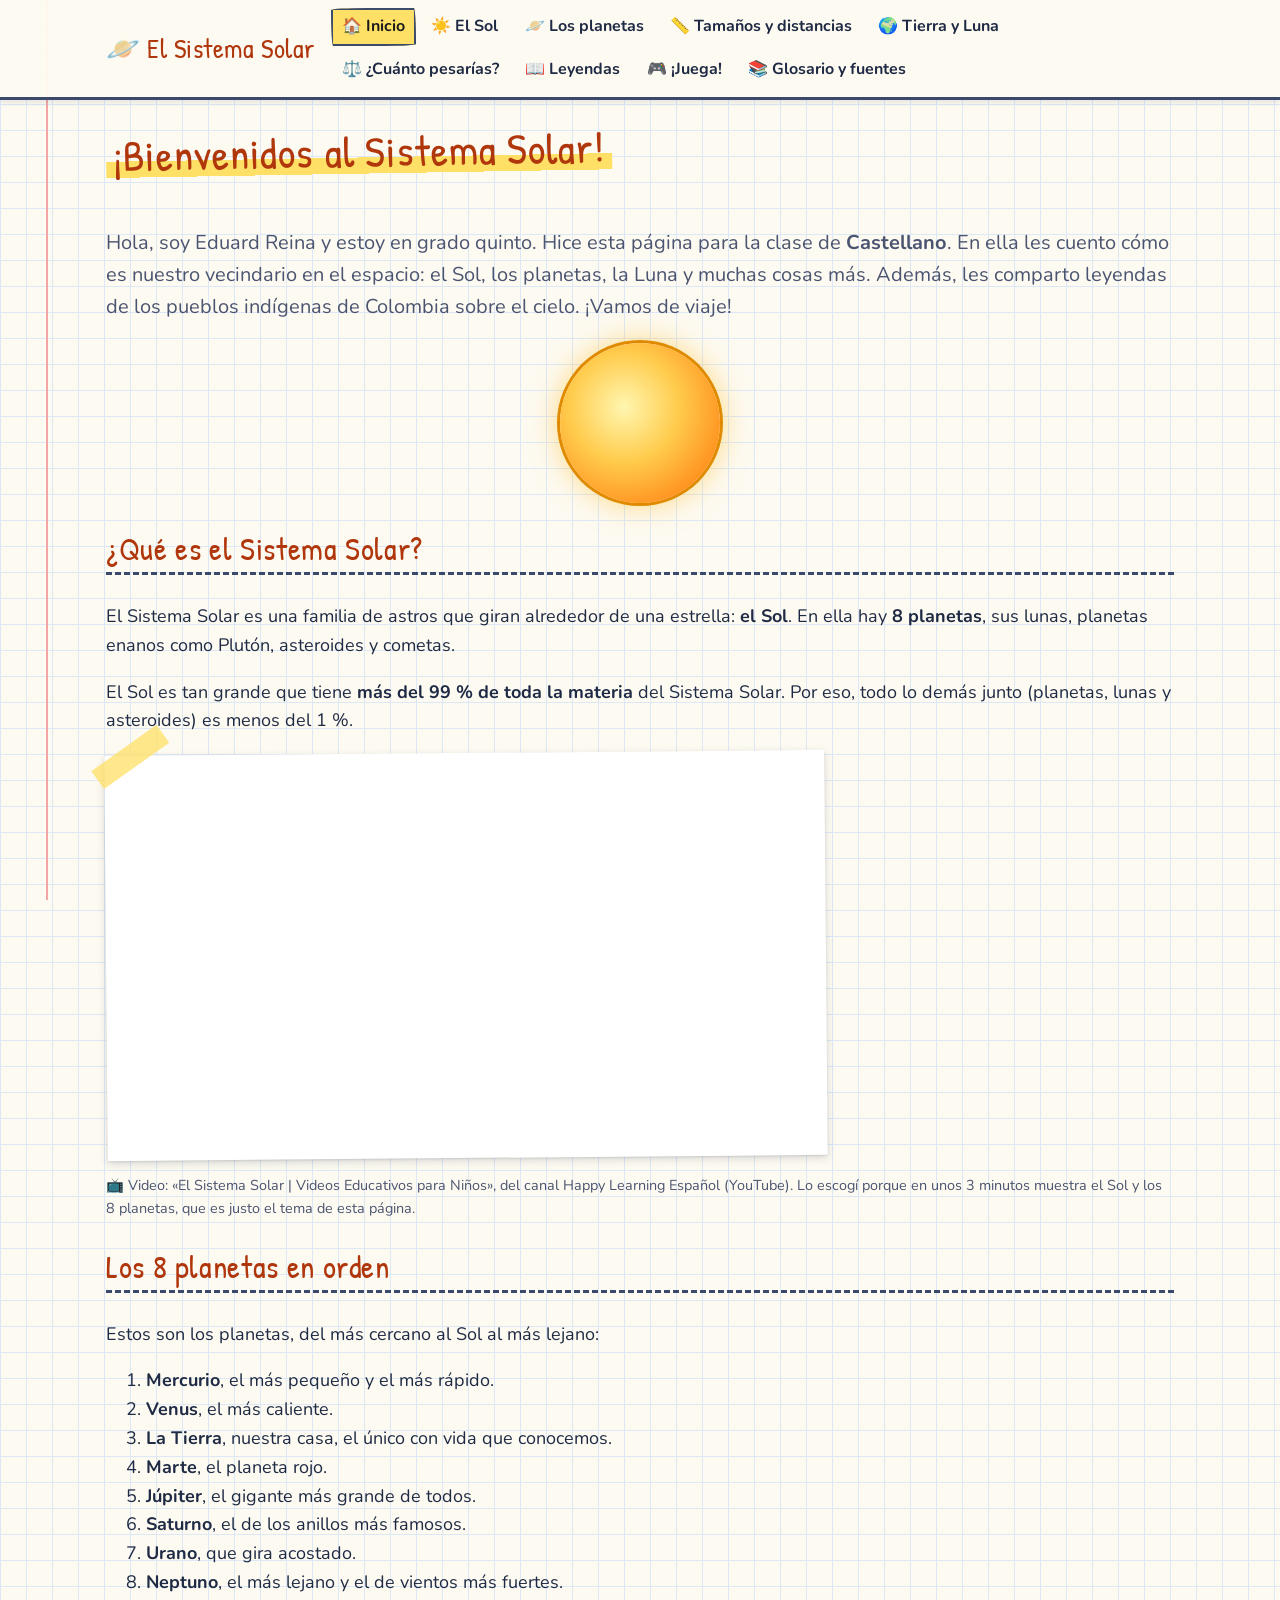
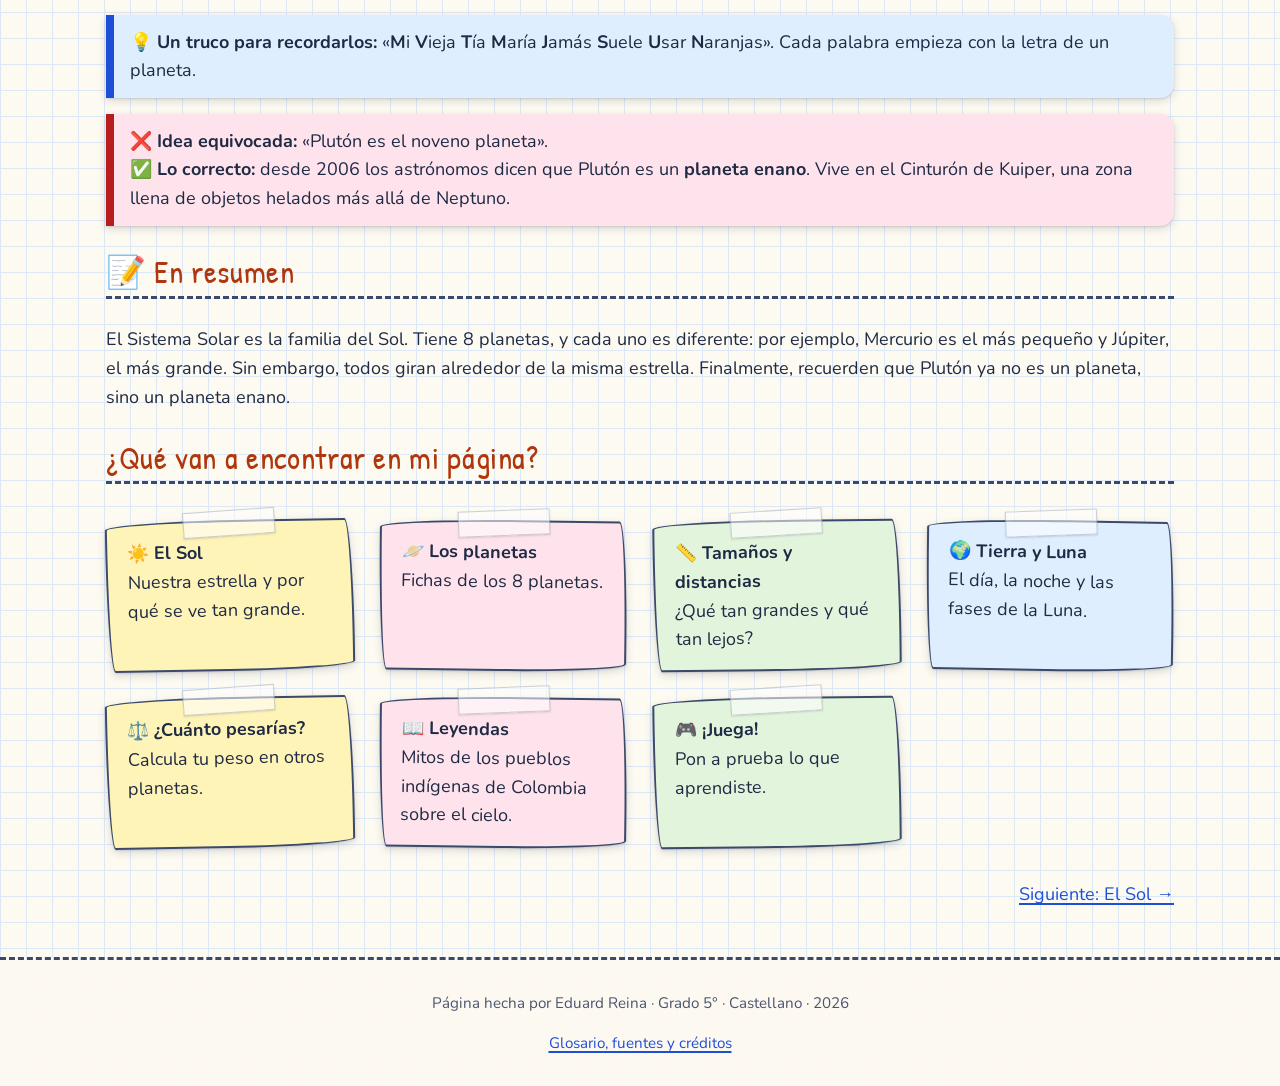
<file: index.html>
<!DOCTYPE html>
<html lang="es">
<head>
  <meta charset="UTF-8">
  <meta name="viewport" content="width=device-width, initial-scale=1.0">
  <title>El Sistema Solar | Inicio</title>
  <meta name="description" content="Página de astronomía de grado quinto: el Sistema Solar, sus tamaños, distancias y movimientos.">
  <link rel="stylesheet" href="css/estilos.css">
  <link rel="stylesheet" href="css/tema-cuaderno.css">
</head>
<body>

  <!-- ===== ENCABEZADO Y MENÚ (es igual en todas las páginas) ===== -->
  <header class="encabezado">
    <div class="encabezado-interior">
      <a class="logo" href="index.html">🪐 El Sistema Solar</a>
      <nav aria-label="Menú principal">
        <details class="menu" open>
          <summary>☰ Menú</summary>
          <ul>
            <li><a href="index.html" aria-current="page">🏠 Inicio</a></li>
            <li><a href="sol.html">☀️ El Sol</a></li>
            <li><a href="planetas.html">🪐 Los planetas</a></li>
            <li><a href="tamanos.html">📏 Tamaños y distancias</a></li>
            <li><a href="tierra-luna.html">🌍 Tierra y Luna</a></li>
            <li><a href="peso.html">⚖️ ¿Cuánto pesarías?</a></li>
            <li><a href="leyendas.html">📖 Leyendas</a></li>
            <li><a href="juega.html">🎮 ¡Juega!</a></li>
            <li><a href="creditos.html">📚 Glosario y fuentes</a></li>
          </ul>
        </details>
      </nav>
    </div>
  </header>

  <!-- ===== CONTENIDO DE ESTA PÁGINA ===== -->
  <main>
    <h1>¡Bienvenidos al Sistema Solar!</h1>
    <p class="intro">
      Hola, soy <span class="autor">Eduard Reina</span> y estoy en grado quinto.
      Hice esta página para la clase de <strong>Castellano</strong>. En ella les cuento cómo es
      nuestro vecindario en el espacio: el Sol, los planetas, la Luna y muchas cosas más.
      Además, les comparto leyendas de los pueblos indígenas de Colombia sobre el cielo.
      ¡Vamos de viaje!
    </p>

    <div class="sol-bola" role="img" aria-label="Dibujo del Sol: un círculo amarillo y naranja que brilla"></div>

    <h2>¿Qué es el Sistema Solar?</h2>
    <p>
      El Sistema Solar es una familia de astros que giran alrededor de una estrella:
      <strong>el Sol</strong>. En ella hay <strong>8 planetas</strong>, sus lunas,
      planetas enanos como Plutón, asteroides y cometas.
    </p>
    <p>
      El Sol es tan grande que tiene <strong>más del 99 % de toda la materia</strong> del
      Sistema Solar. Por eso, todo lo demás junto (planetas, lunas y asteroides) es menos del 1 %.
    </p>

    <div class="video">
      <iframe
        src="https://www.youtube-nocookie.com/embed/ZykXgSqet6A?cc_load_policy=1&cc_lang_pref=es&rel=0"
        title="Video: El Sistema Solar, de Happy Learning Español"
        loading="lazy"
        allow="accelerometer; clipboard-write; encrypted-media; gyroscope; picture-in-picture; web-share"
        referrerpolicy="strict-origin-when-cross-origin"
        allowfullscreen></iframe>
    </div>
    <p class="credito-video">
      📺 Video: «El Sistema Solar | Videos Educativos para Niños», del canal
      Happy Learning Español (YouTube). Lo escogí porque en unos 3 minutos muestra
      el Sol y los 8 planetas, que es justo el tema de esta página.
    </p>

    <h2>Los 8 planetas en orden</h2>
    <p>Estos son los planetas, del más cercano al Sol al más lejano:</p>
    <ol>
      <li><strong>Mercurio</strong>, el más pequeño y el más rápido.</li>
      <li><strong>Venus</strong>, el más caliente.</li>
      <li><strong>La Tierra</strong>, nuestra casa, el único con vida que conocemos.</li>
      <li><strong>Marte</strong>, el planeta rojo.</li>
      <li><strong>Júpiter</strong>, el gigante más grande de todos.</li>
      <li><strong>Saturno</strong>, el de los anillos más famosos.</li>
      <li><strong>Urano</strong>, que gira acostado.</li>
      <li><strong>Neptuno</strong>, el más lejano y el de vientos más fuertes.</li>
    </ol>

    <div class="sabias">
      <strong>💡 Un truco para recordarlos:</strong>
      «<strong>M</strong>i <strong>V</strong>ieja <strong>T</strong>ía <strong>M</strong>aría
      <strong>J</strong>amás <strong>S</strong>uele <strong>U</strong>sar <strong>N</strong>aranjas».
      Cada palabra empieza con la letra de un planeta.
    </div>

    <div class="mito">
      <strong>❌ Idea equivocada:</strong> «Plutón es el noveno planeta».<br>
      <strong>✅ Lo correcto:</strong> desde 2006 los astrónomos dicen que Plutón es un
      <strong>planeta enano</strong>. Vive en el Cinturón de Kuiper, una zona llena de
      objetos helados más allá de Neptuno.
    </div>

    <h2>📝 En resumen</h2>
    <p>
      El Sistema Solar es la familia del Sol. Tiene 8 planetas, y cada uno es diferente:
      por ejemplo, Mercurio es el más pequeño y Júpiter, el más grande. Sin embargo, todos
      giran alrededor de la misma estrella. Finalmente, recuerden que Plutón ya no es un
      planeta, sino un planeta enano.
    </p>

    <h2>¿Qué van a encontrar en mi página?</h2>
    <div class="rejilla">
      <a class="tarjeta" href="sol.html">☀️ <strong>El Sol</strong><br>Nuestra estrella y por qué se ve tan grande.</a>
      <a class="tarjeta" href="planetas.html">🪐 <strong>Los planetas</strong><br>Fichas de los 8 planetas.</a>
      <a class="tarjeta" href="tamanos.html">📏 <strong>Tamaños y distancias</strong><br>¿Qué tan grandes y qué tan lejos?</a>
      <a class="tarjeta" href="tierra-luna.html">🌍 <strong>Tierra y Luna</strong><br>El día, la noche y las fases de la Luna.</a>
      <a class="tarjeta" href="peso.html">⚖️ <strong>¿Cuánto pesarías?</strong><br>Calcula tu peso en otros planetas.</a>
      <a class="tarjeta" href="leyendas.html">📖 <strong>Leyendas</strong><br>Mitos de los pueblos indígenas de Colombia sobre el cielo.</a>
      <a class="tarjeta" href="juega.html">🎮 <strong>¡Juega!</strong><br>Pon a prueba lo que aprendiste.</a>
    </div>

    <nav class="navegacion-paginas" aria-label="Páginas siguiente y anterior">
      <span></span>
      <a href="sol.html">Siguiente: El Sol →</a>
    </nav>
  </main>

  <!-- ===== PIE DE PÁGINA (es igual en todas las páginas) ===== -->
  <footer>
    <p>Página hecha por <span class="autor">Eduard Reina</span> · Grado 5° · Castellano · 2026</p>
    <p><a href="creditos.html">Glosario, fuentes y créditos</a></p>
  </footer>

  <script src="js/menu.js"></script>
</body>
</html>
</file>
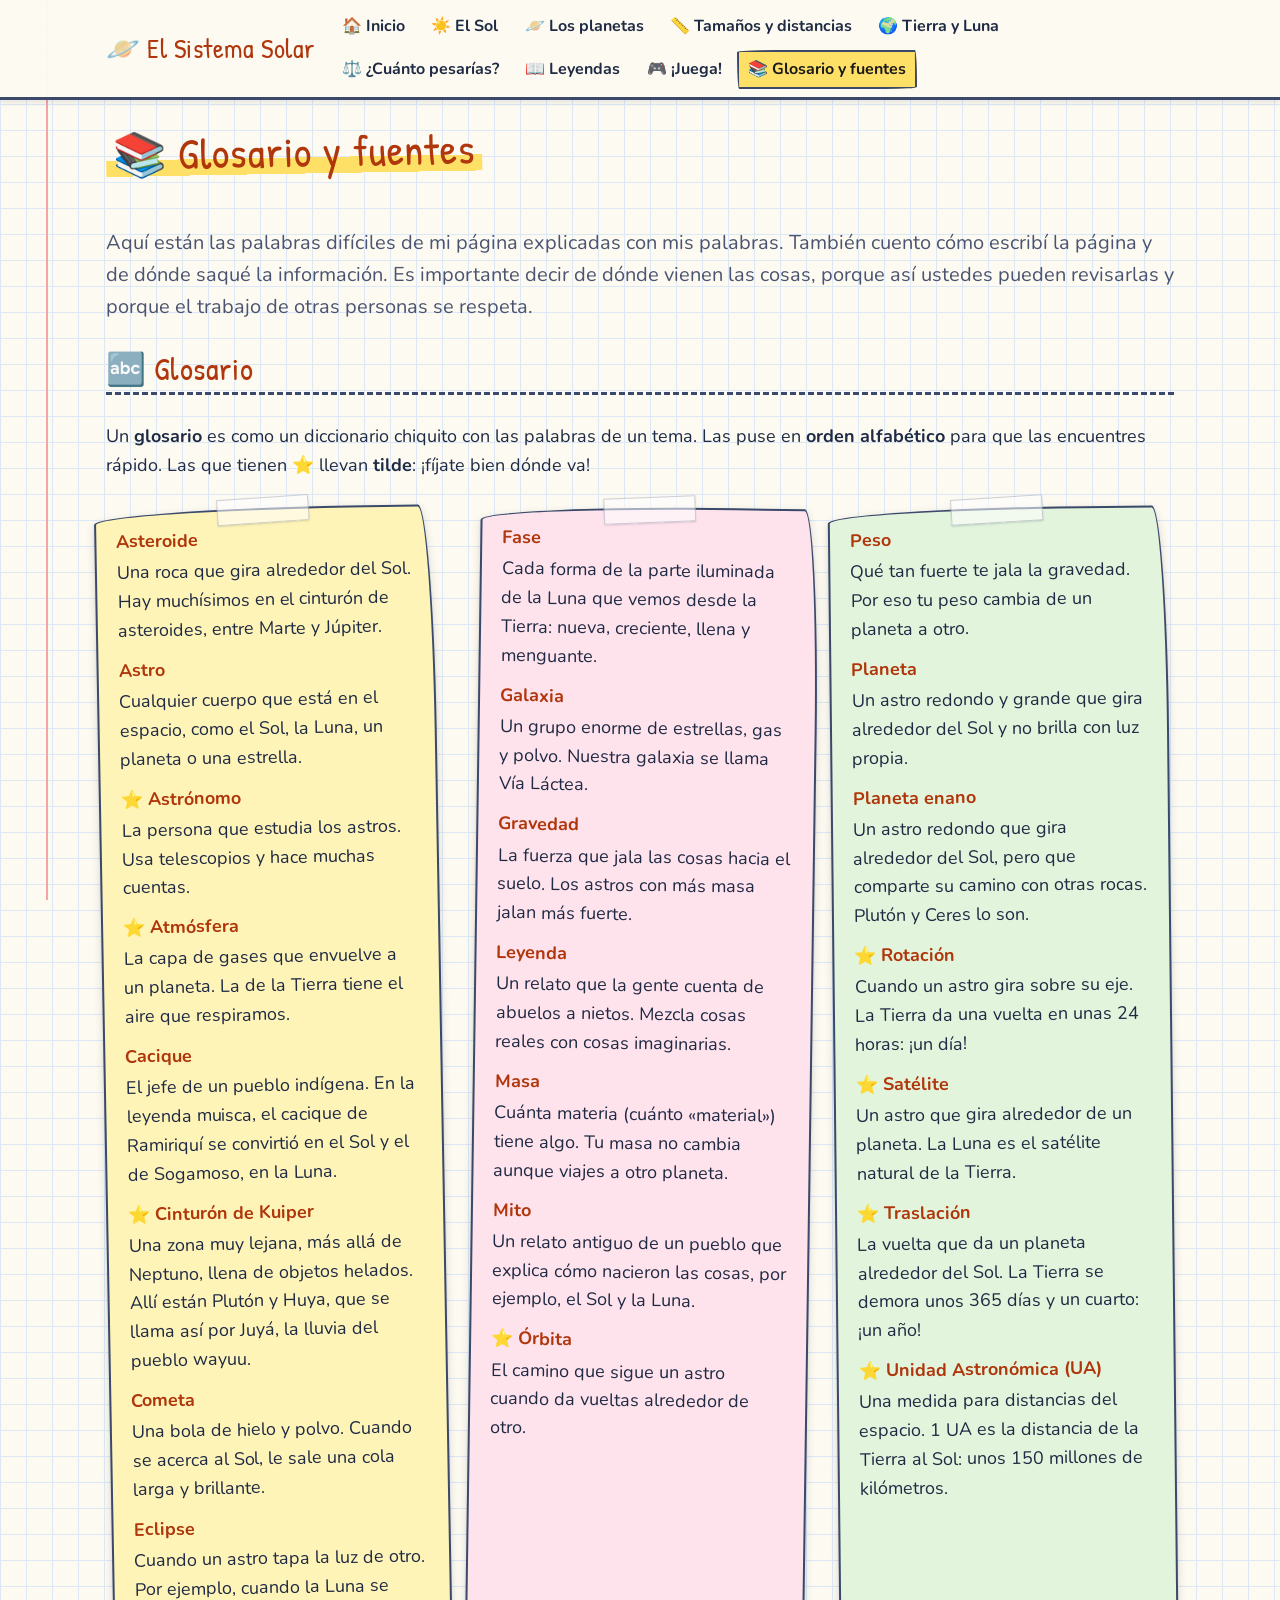
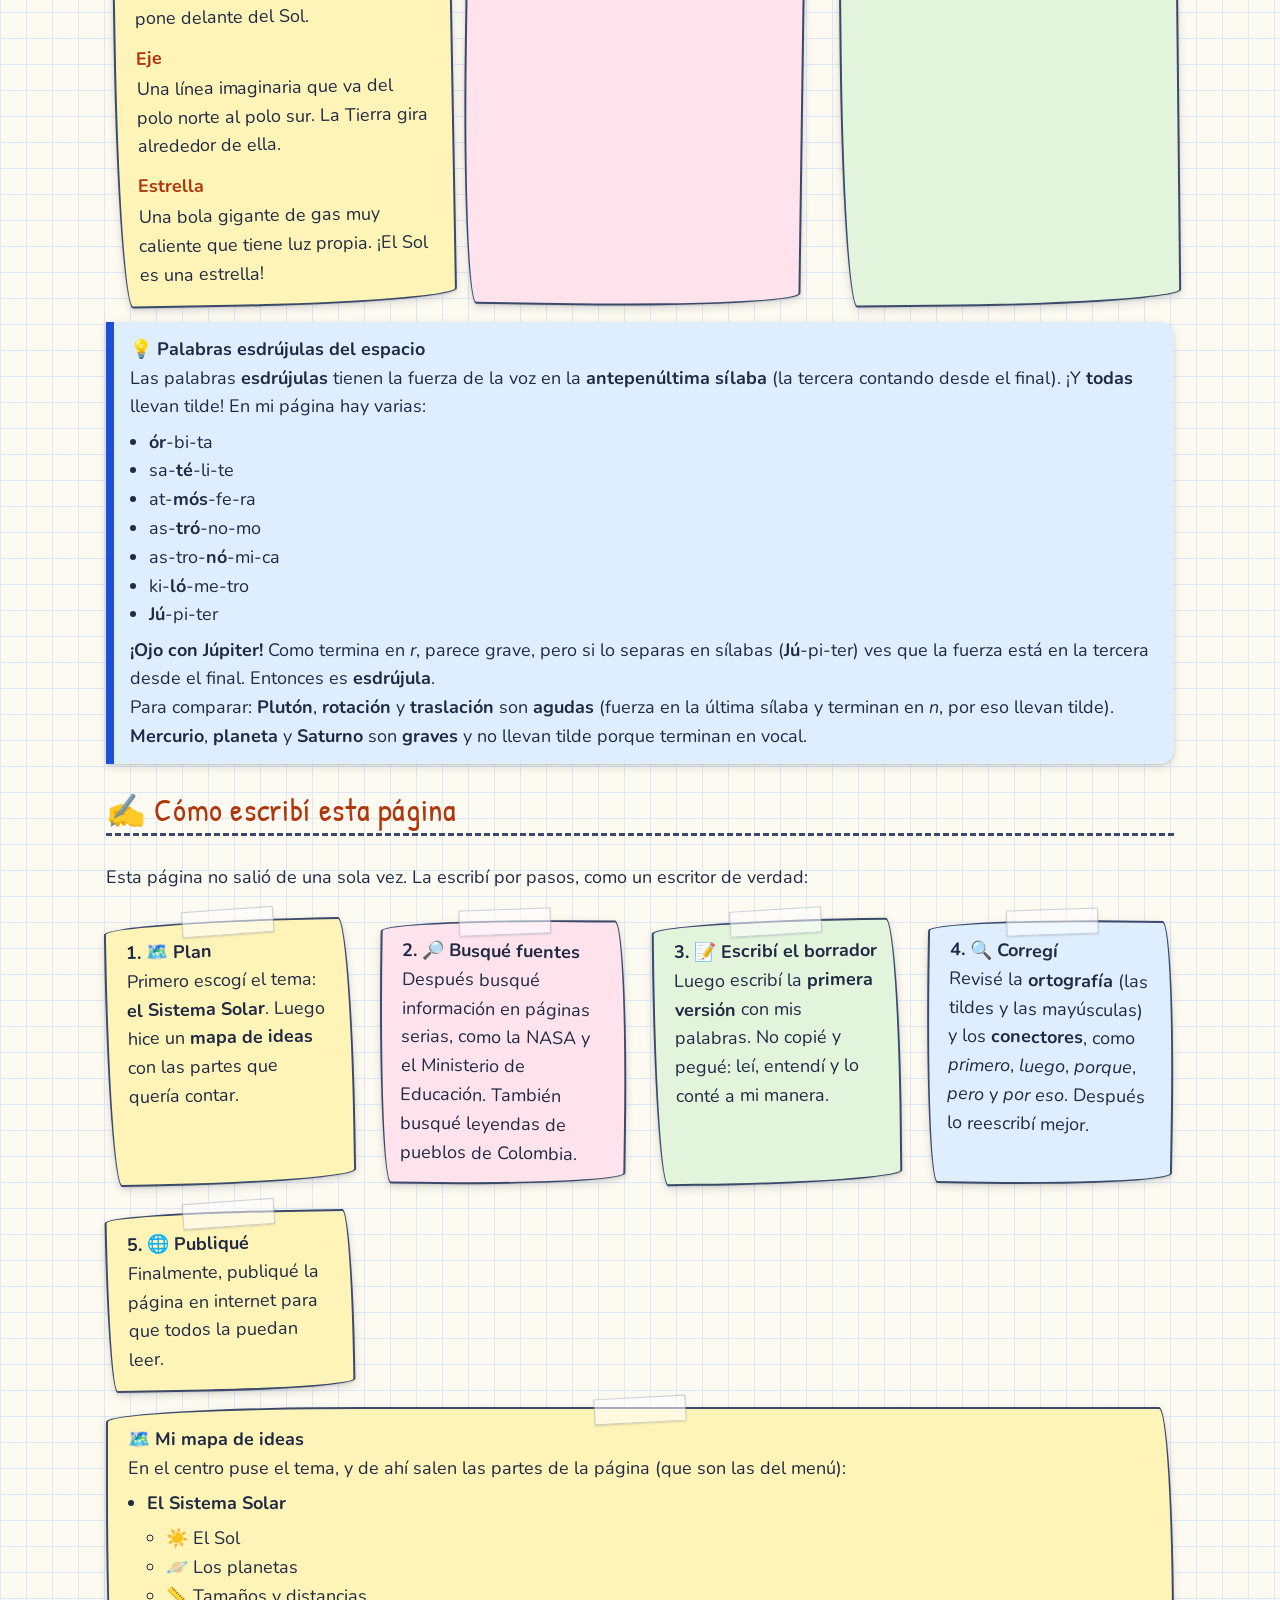
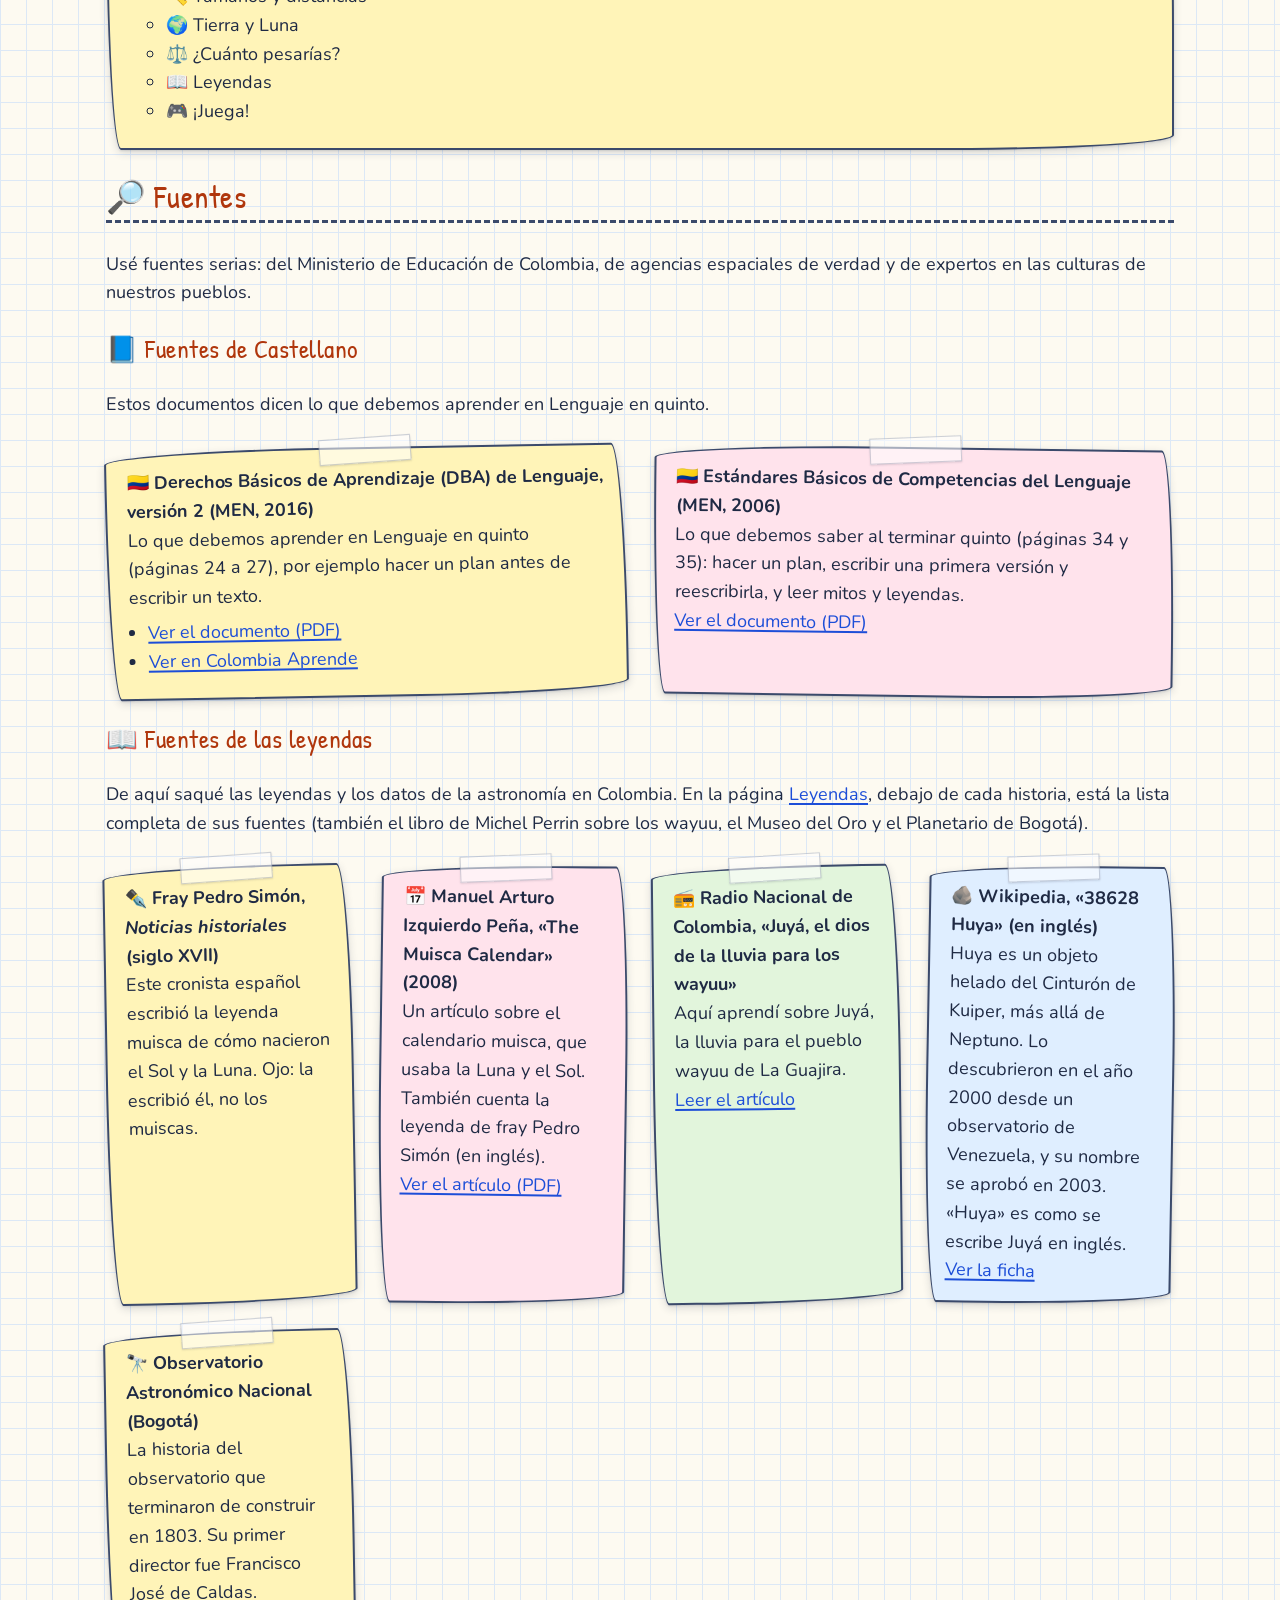
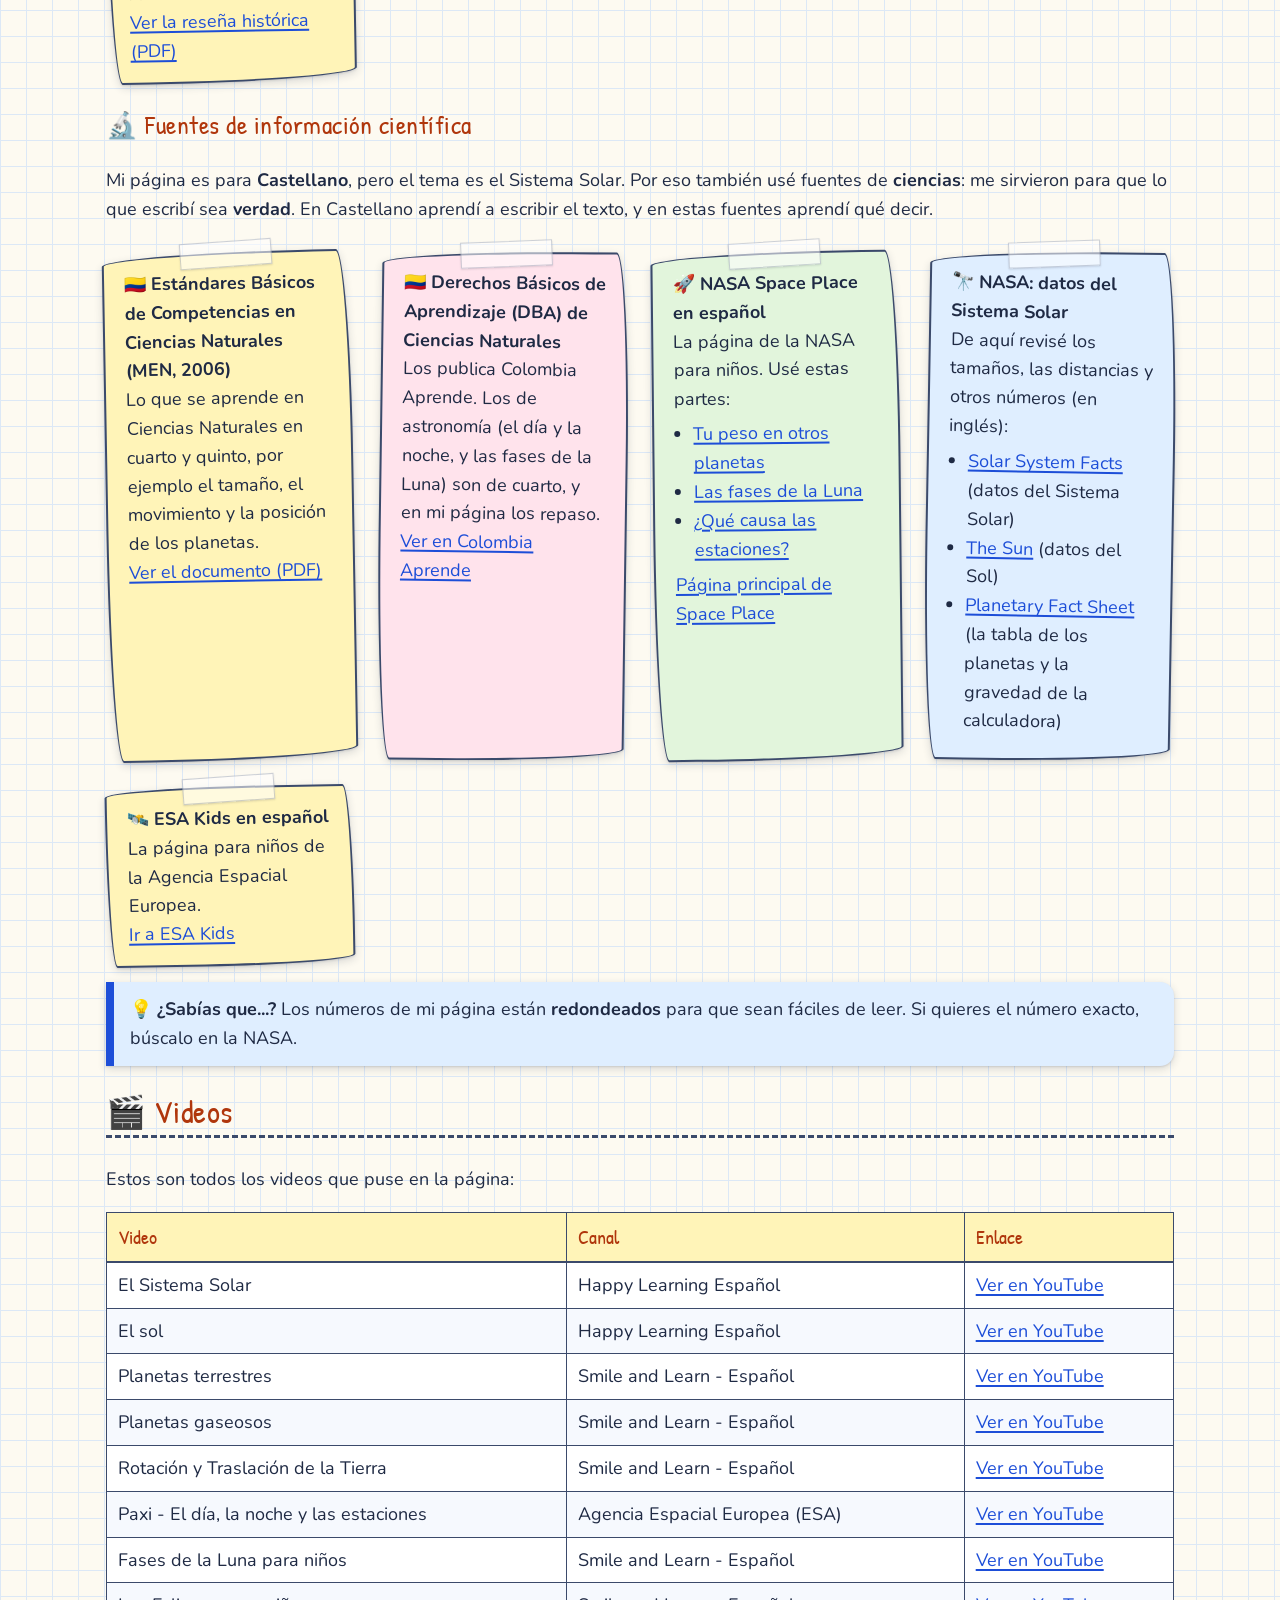
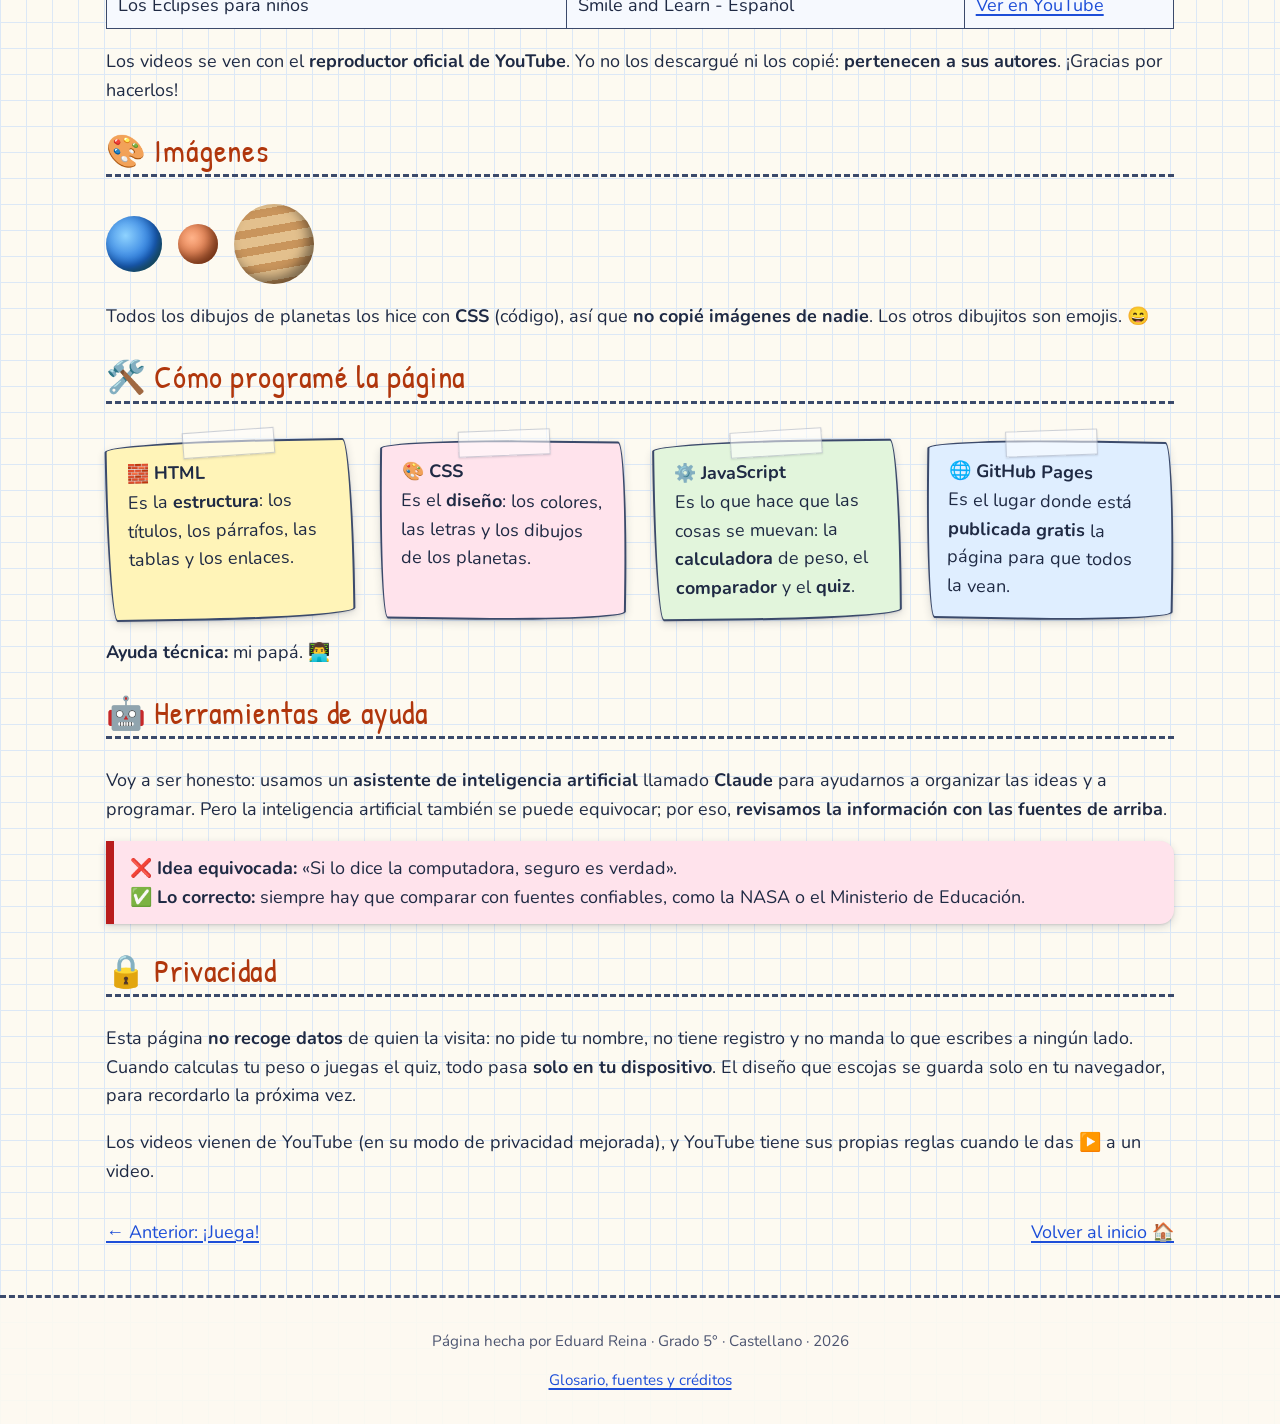
<file: creditos.html>
<!DOCTYPE html>
<html lang="es">
<head>
  <meta charset="UTF-8">
  <meta name="viewport" content="width=device-width, initial-scale=1.0">
  <title>El Sistema Solar | Glosario y fuentes</title>
  <meta name="description" content="Glosario del Sistema Solar, cómo escribí la página y de dónde saqué la información, las leyendas, los videos y los dibujos.">
  <link rel="stylesheet" href="css/estilos.css">
  <link rel="stylesheet" href="css/tema-cuaderno.css">
  <style>
    /* Fila de planetas dibujados con código */
    .dibujos-css { display: flex; gap: 1rem; align-items: center; margin: 1rem 0; }
    .tarjeta ul, .sabias ul { margin: 0.4rem 0; padding-left: 1.2rem; }
    /* Glosario: la palabra resaltada y su definición debajo */
    .glosario { margin: 0; }
    .glosario dt { font-weight: bold; color: var(--acento); margin-top: 0.7rem; }
    .glosario dt:first-child { margin-top: 0; }
    .glosario dd { margin: 0.15rem 0 0 0; color: var(--texto); }
    h3 { color: var(--acento); }
  </style>
</head>
<body>

  <!-- ===== ENCABEZADO Y MENÚ (es igual en todas las páginas) ===== -->
  <header class="encabezado">
    <div class="encabezado-interior">
      <a class="logo" href="index.html">🪐 El Sistema Solar</a>
      <nav aria-label="Menú principal">
        <details class="menu" open>
          <summary>☰ Menú</summary>
          <ul>
            <li><a href="index.html">🏠 Inicio</a></li>
            <li><a href="sol.html">☀️ El Sol</a></li>
            <li><a href="planetas.html">🪐 Los planetas</a></li>
            <li><a href="tamanos.html">📏 Tamaños y distancias</a></li>
            <li><a href="tierra-luna.html">🌍 Tierra y Luna</a></li>
            <li><a href="peso.html">⚖️ ¿Cuánto pesarías?</a></li>
            <li><a href="leyendas.html">📖 Leyendas</a></li>
            <li><a href="juega.html">🎮 ¡Juega!</a></li>
            <li><a href="creditos.html" aria-current="page">📚 Glosario y fuentes</a></li>
          </ul>
        </details>
      </nav>
    </div>
  </header>

  <!-- ===== CONTENIDO DE ESTA PÁGINA ===== -->
  <main>
    <h1>📚 Glosario y fuentes</h1>
    <p class="intro">
      Aquí están las palabras difíciles de mi página explicadas con mis palabras.
      También cuento cómo escribí la página y de dónde saqué la información. Es
      importante decir de dónde vienen las cosas, porque así ustedes pueden revisarlas
      y porque el trabajo de otras personas se respeta.
    </p>

    <!-- 1. Glosario -->
    <h2 id="glosario">🔤 Glosario</h2>
    <p>
      Un <strong>glosario</strong> es como un diccionario chiquito con las palabras
      de un tema. Las puse en <strong>orden alfabético</strong> para que las encuentres
      rápido. Las que tienen ⭐ llevan <strong>tilde</strong>: ¡fíjate bien dónde va!
    </p>
    <div class="rejilla">
      <div class="tarjeta">
        <dl class="glosario">
          <dt>Asteroide</dt>
          <dd>Una roca que gira alrededor del Sol. Hay muchísimos en el cinturón de asteroides, entre Marte y Júpiter.</dd>
          <dt>Astro</dt>
          <dd>Cualquier cuerpo que está en el espacio, como el Sol, la Luna, un planeta o una estrella.</dd>
          <dt>⭐ Astrónomo</dt>
          <dd>La persona que estudia los astros. Usa telescopios y hace muchas cuentas.</dd>
          <dt>⭐ Atmósfera</dt>
          <dd>La capa de gases que envuelve a un planeta. La de la Tierra tiene el aire que respiramos.</dd>
          <dt>Cacique</dt>
          <dd>El jefe de un pueblo indígena. En la leyenda muisca, el cacique de Ramiriquí se convirtió en el Sol y el de Sogamoso, en la Luna.</dd>
          <dt>⭐ Cinturón de Kuiper</dt>
          <dd>Una zona muy lejana, más allá de Neptuno, llena de objetos helados. Allí están Plutón y Huya, que se llama así por Juyá, la lluvia del pueblo wayuu.</dd>
          <dt>Cometa</dt>
          <dd>Una bola de hielo y polvo. Cuando se acerca al Sol, le sale una cola larga y brillante.</dd>
          <dt>Eclipse</dt>
          <dd>Cuando un astro tapa la luz de otro. Por ejemplo, cuando la Luna se pone delante del Sol.</dd>
          <dt>Eje</dt>
          <dd>Una línea imaginaria que va del polo norte al polo sur. La Tierra gira alrededor de ella.</dd>
          <dt>Estrella</dt>
          <dd>Una bola gigante de gas muy caliente que tiene luz propia. ¡El Sol es una estrella!</dd>
        </dl>
      </div>
      <div class="tarjeta">
        <dl class="glosario">
          <dt>Fase</dt>
          <dd>Cada forma de la parte iluminada de la Luna que vemos desde la Tierra: nueva, creciente, llena y menguante.</dd>
          <dt>Galaxia</dt>
          <dd>Un grupo enorme de estrellas, gas y polvo. Nuestra galaxia se llama Vía Láctea.</dd>
          <dt>Gravedad</dt>
          <dd>La fuerza que jala las cosas hacia el suelo. Los astros con más masa jalan más fuerte.</dd>
          <dt>Leyenda</dt>
          <dd>Un relato que la gente cuenta de abuelos a nietos. Mezcla cosas reales con cosas imaginarias.</dd>
          <dt>Masa</dt>
          <dd>Cuánta materia (cuánto «material») tiene algo. Tu masa no cambia aunque viajes a otro planeta.</dd>
          <dt>Mito</dt>
          <dd>Un relato antiguo de un pueblo que explica cómo nacieron las cosas, por ejemplo, el Sol y la Luna.</dd>
          <dt>⭐ Órbita</dt>
          <dd>El camino que sigue un astro cuando da vueltas alrededor de otro.</dd>
        </dl>
      </div>
      <div class="tarjeta">
        <dl class="glosario">
          <dt>Peso</dt>
          <dd>Qué tan fuerte te jala la gravedad. Por eso tu peso cambia de un planeta a otro.</dd>
          <dt>Planeta</dt>
          <dd>Un astro redondo y grande que gira alrededor del Sol y no brilla con luz propia.</dd>
          <dt>Planeta enano</dt>
          <dd>Un astro redondo que gira alrededor del Sol, pero que comparte su camino con otras rocas. Plutón y Ceres lo son.</dd>
          <dt>⭐ Rotación</dt>
          <dd>Cuando un astro gira sobre su eje. La Tierra da una vuelta en unas 24 horas: ¡un día!</dd>
          <dt>⭐ Satélite</dt>
          <dd>Un astro que gira alrededor de un planeta. La Luna es el satélite natural de la Tierra.</dd>
          <dt>⭐ Traslación</dt>
          <dd>La vuelta que da un planeta alrededor del Sol. La Tierra se demora unos 365 días y un cuarto: ¡un año!</dd>
          <dt>⭐ Unidad Astronómica (UA)</dt>
          <dd>Una medida para distancias del espacio. 1 UA es la distancia de la Tierra al Sol: unos 150 millones de kilómetros.</dd>
        </dl>
      </div>
    </div>

    <div class="sabias">
      <strong>💡 Palabras esdrújulas del espacio</strong><br>
      Las palabras <strong>esdrújulas</strong> tienen la fuerza de la voz en la
      <strong>antepenúltima sílaba</strong> (la tercera contando desde el final).
      ¡Y <strong>todas</strong> llevan tilde! En mi página hay varias:
      <ul>
        <li><strong>ór</strong>-bi-ta</li>
        <li>sa-<strong>té</strong>-li-te</li>
        <li>at-<strong>mós</strong>-fe-ra</li>
        <li>as-<strong>tró</strong>-no-mo</li>
        <li>as-tro-<strong>nó</strong>-mi-ca</li>
        <li>ki-<strong>ló</strong>-me-tro</li>
        <li><strong>Jú</strong>-pi-ter</li>
      </ul>
      <strong>¡Ojo con Júpiter!</strong> Como termina en <em>r</em>, parece grave, pero si lo separas en sílabas
      (<strong>Jú</strong>-pi-ter) ves que la fuerza está en la tercera desde el final.
      Entonces es <strong>esdrújula</strong>.<br>
      Para comparar: <strong>Plutón</strong>, <strong>rotación</strong> y
      <strong>traslación</strong> son <strong>agudas</strong> (fuerza en la última sílaba y
      terminan en <em>n</em>, por eso llevan tilde). <strong>Mercurio</strong>,
      <strong>planeta</strong> y <strong>Saturno</strong> son <strong>graves</strong> y no
      llevan tilde porque terminan en vocal.
    </div>

    <!-- 2. Cómo escribí esta página -->
    <h2 id="como-escribi">✍️ Cómo escribí esta página</h2>
    <p>
      Esta página no salió de una sola vez. La escribí por pasos, como un escritor de
      verdad:
    </p>
    <div class="rejilla">
      <div class="tarjeta">
        <strong>1. 🗺️ Plan</strong><br>
        Primero escogí el tema: <strong>el Sistema Solar</strong>. Luego hice un
        <strong>mapa de ideas</strong> con las partes que quería contar.
      </div>
      <div class="tarjeta">
        <strong>2. 🔎 Busqué fuentes</strong><br>
        Después busqué información en páginas serias, como la NASA y el Ministerio de
        Educación. También busqué leyendas de pueblos de Colombia.
      </div>
      <div class="tarjeta">
        <strong>3. 📝 Escribí el borrador</strong><br>
        Luego escribí la <strong>primera versión</strong> con mis palabras. No copié y
        pegué: leí, entendí y lo conté a mi manera.
      </div>
      <div class="tarjeta">
        <strong>4. 🔍 Corregí</strong><br>
        Revisé la <strong>ortografía</strong> (las tildes y las mayúsculas) y los
        <strong>conectores</strong>, como <em>primero</em>, <em>luego</em>,
        <em>porque</em>, <em>pero</em> y <em>por eso</em>. Después lo reescribí mejor.
      </div>
      <div class="tarjeta">
        <strong>5. 🌐 Publiqué</strong><br>
        Finalmente, publiqué la página en internet para que todos la puedan leer.
      </div>
    </div>

    <div class="tarjeta">
      <strong>🗺️ Mi mapa de ideas</strong><br>
      En el centro puse el tema, y de ahí salen las partes de la página (que son las
      del menú):
      <ul>
        <li><strong>El Sistema Solar</strong>
          <ul>
            <li>☀️ El Sol</li>
            <li>🪐 Los planetas</li>
            <li>📏 Tamaños y distancias</li>
            <li>🌍 Tierra y Luna</li>
            <li>⚖️ ¿Cuánto pesarías?</li>
            <li>📖 Leyendas</li>
            <li>🎮 ¡Juega!</li>
          </ul>
        </li>
      </ul>
    </div>

    <!-- 3. Fuentes -->
    <h2 id="fuentes">🔎 Fuentes</h2>
    <p>
      Usé fuentes serias: del Ministerio de Educación de Colombia, de agencias
      espaciales de verdad y de expertos en las culturas de nuestros pueblos.
    </p>

    <h3>📘 Fuentes de Castellano</h3>
    <p>Estos documentos dicen lo que debemos aprender en Lenguaje en quinto.</p>
    <div class="rejilla">
      <div class="tarjeta">
        🇨🇴 <strong>Derechos Básicos de Aprendizaje (DBA) de Lenguaje, versión 2 (MEN, 2016)</strong><br>
        Lo que debemos aprender en Lenguaje en quinto (páginas 24 a 27), por ejemplo
        hacer un plan antes de escribir un texto.
        <ul>
          <li><a href="https://blog.utp.edu.co/educacion-ambiental-de-risaralda/files/2023/12/DBA-Lenguaje.pdf">Ver el documento (PDF)</a></li>
          <li><a href="https://colombiaaprende.edu.co/recurso-coleccion/derechos-basicos-de-aprendizaje-dba-lenguaje">Ver en Colombia Aprende</a></li>
        </ul>
      </div>
      <div class="tarjeta">
        🇨🇴 <strong>Estándares Básicos de Competencias del Lenguaje (MEN, 2006)</strong><br>
        Lo que debemos saber al terminar quinto (páginas 34 y 35): hacer un plan,
        escribir una primera versión y reescribirla, y leer mitos y leyendas.<br>
        <a href="https://www.mineducacion.gov.co/1621/articles-340021_recurso_1.pdf">Ver el documento (PDF)</a>
      </div>
    </div>

    <h3>📖 Fuentes de las leyendas</h3>
    <p>
      De aquí saqué las leyendas y los datos de la astronomía en Colombia. En la página
      <a href="leyendas.html">Leyendas</a>, debajo de cada historia, está la lista completa
      de sus fuentes (también el libro de Michel Perrin sobre los wayuu, el Museo del Oro y
      el Planetario de Bogotá).
    </p>
    <div class="rejilla">
      <div class="tarjeta">
        ✒️ <strong>Fray Pedro Simón, <em>Noticias historiales</em> (siglo XVII)</strong><br>
        Este cronista español escribió la leyenda muisca de cómo nacieron el Sol y la
        Luna. Ojo: la escribió él, no los muiscas.
      </div>
      <div class="tarjeta">
        📅 <strong>Manuel Arturo Izquierdo Peña, «The Muisca Calendar» (2008)</strong><br>
        Un artículo sobre el calendario muisca, que usaba la Luna y el Sol. También
        cuenta la leyenda de fray Pedro Simón (en inglés).<br>
        <a href="https://arxiv.org/pdf/0812.0574">Ver el artículo (PDF)</a>
      </div>
      <div class="tarjeta">
        📻 <strong>Radio Nacional de Colombia, «Juyá, el dios de la lluvia para los wayuu»</strong><br>
        Aquí aprendí sobre Juyá, la lluvia para el pueblo wayuu de La Guajira.<br>
        <a href="https://radionacional.co/cultura/tradiciones/juya-el-dios-de-la-lluvia-para-los-wayuu">Leer el artículo</a>
      </div>
      <div class="tarjeta">
        🪨 <strong>Wikipedia, «38628 Huya» (en inglés)</strong><br>
        Huya es un objeto helado del Cinturón de Kuiper, más allá de Neptuno. Lo
        descubrieron en el año 2000 desde un observatorio de Venezuela, y su nombre se
        aprobó en 2003. «Huya» es como se escribe Juyá en inglés.<br>
        <a href="https://en.wikipedia.org/wiki/38628_Huya">Ver la ficha</a>
      </div>
      <div class="tarjeta">
        🔭 <strong>Observatorio Astronómico Nacional (Bogotá)</strong><br>
        La historia del observatorio que terminaron de construir en 1803. Su primer
        director fue Francisco José de Caldas.<br>
        <a href="https://sogeocol.edu.co/documentos/004_01_rese_hist_obser_astr.pdf">Ver la reseña histórica (PDF)</a>
      </div>
    </div>

    <h3>🔬 Fuentes de información científica</h3>
    <p>
      Mi página es para <strong>Castellano</strong>, pero el tema es el Sistema Solar.
      Por eso también usé fuentes de <strong>ciencias</strong>: me sirvieron para que lo
      que escribí sea <strong>verdad</strong>. En Castellano aprendí a escribir el texto, y
      en estas fuentes aprendí qué decir.
    </p>
    <div class="rejilla">
      <div class="tarjeta">
        🇨🇴 <strong>Estándares Básicos de Competencias en Ciencias Naturales (MEN, 2006)</strong><br>
        Lo que se aprende en Ciencias Naturales en cuarto y quinto, por ejemplo
        el tamaño, el movimiento y la posición de los planetas.<br>
        <a href="https://www.mineducacion.gov.co/1621/articles-116042_archivo_pdf3.pdf">Ver el documento (PDF)</a>
      </div>
      <div class="tarjeta">
        🇨🇴 <strong>Derechos Básicos de Aprendizaje (DBA) de Ciencias Naturales</strong><br>
        Los publica Colombia Aprende. Los de astronomía (el día y la noche, y las fases
        de la Luna) son de cuarto, y en mi página los repaso.<br>
        <a href="https://colombiaaprende.edu.co/recurso-coleccion/derechos-basicos-de-aprendizaje-dba-ciencias-naturales">Ver en Colombia Aprende</a>
      </div>
      <div class="tarjeta">
        🚀 <strong>NASA Space Place en español</strong><br>
        La página de la NASA para niños. Usé estas partes:
        <ul>
          <li><a href="https://spaceplace.nasa.gov/planets-weight/sp/">Tu peso en otros planetas</a></li>
          <li><a href="https://spaceplace.nasa.gov/moon-phases/sp/">Las fases de la Luna</a></li>
          <li><a href="https://spaceplace.nasa.gov/seasons/sp/">¿Qué causa las estaciones?</a></li>
        </ul>
        <a href="https://spaceplace.nasa.gov/sp/">Página principal de Space Place</a>
      </div>
      <div class="tarjeta">
        🔭 <strong>NASA: datos del Sistema Solar</strong><br>
        De aquí revisé los tamaños, las distancias y otros números (en inglés):
        <ul>
          <li><a href="https://science.nasa.gov/solar-system/solar-system-facts/">Solar System Facts</a> (datos del Sistema Solar)</li>
          <li><a href="https://science.nasa.gov/sun/">The Sun</a> (datos del Sol)</li>
          <li><a href="https://nssdc.gsfc.nasa.gov/planetary/factsheet/">Planetary Fact Sheet</a> (la tabla de los planetas y la gravedad de la calculadora)</li>
        </ul>
      </div>
      <div class="tarjeta">
        🛰️ <strong>ESA Kids en español</strong><br>
        La página para niños de la Agencia Espacial Europea.<br>
        <a href="https://www.esa.int/kids/es/home">Ir a ESA Kids</a>
      </div>
    </div>

    <div class="sabias">
      <strong>💡 ¿Sabías que...?</strong> Los números de mi página están <strong>redondeados</strong>
      para que sean fáciles de leer. Si quieres el número exacto, búscalo en la NASA.
    </div>

    <!-- 4. Videos -->
    <h2>🎬 Videos</h2>
    <p>Estos son todos los videos que puse en la página:</p>
    <div class="tabla-contenedor">
      <table>
        <caption class="solo-lector">Lista de videos usados en el sitio, con su canal y enlace</caption>
        <thead>
          <tr>
            <th scope="col">Video</th>
            <th scope="col">Canal</th>
            <th scope="col">Enlace</th>
          </tr>
        </thead>
        <tbody>
          <tr>
            <td>El Sistema Solar</td>
            <td>Happy Learning Español</td>
            <td><a href="https://www.youtube.com/watch?v=ZykXgSqet6A">Ver en YouTube<span class="solo-lector">: El Sistema Solar</span></a></td>
          </tr>
          <tr>
            <td>El sol</td>
            <td>Happy Learning Español</td>
            <td><a href="https://www.youtube.com/watch?v=wANko2eM_uY">Ver en YouTube<span class="solo-lector">: El sol</span></a></td>
          </tr>
          <tr>
            <td>Planetas terrestres</td>
            <td>Smile and Learn - Español</td>
            <td><a href="https://www.youtube.com/watch?v=yMca5uUX4qQ">Ver en YouTube<span class="solo-lector">: Planetas terrestres</span></a></td>
          </tr>
          <tr>
            <td>Planetas gaseosos</td>
            <td>Smile and Learn - Español</td>
            <td><a href="https://www.youtube.com/watch?v=iOlyf8w3CjI">Ver en YouTube<span class="solo-lector">: Planetas gaseosos</span></a></td>
          </tr>
          <tr>
            <td>Rotación y Traslación de la Tierra</td>
            <td>Smile and Learn - Español</td>
            <td><a href="https://www.youtube.com/watch?v=6kBlgCozIQc">Ver en YouTube<span class="solo-lector">: Rotación y Traslación de la Tierra</span></a></td>
          </tr>
          <tr>
            <td>Paxi - El día, la noche y las estaciones</td>
            <td>Agencia Espacial Europea (ESA)</td>
            <td><a href="https://www.youtube.com/watch?v=soQ5MN0nuMg">Ver en YouTube<span class="solo-lector">: Paxi - El día, la noche y las estaciones</span></a></td>
          </tr>
          <tr>
            <td>Fases de la Luna para niños</td>
            <td>Smile and Learn - Español</td>
            <td><a href="https://www.youtube.com/watch?v=GBr9wij6-zg">Ver en YouTube<span class="solo-lector">: Fases de la Luna para niños</span></a></td>
          </tr>
          <tr>
            <td>Los Eclipses para niños</td>
            <td>Smile and Learn - Español</td>
            <td><a href="https://www.youtube.com/watch?v=LORLGccN93Y">Ver en YouTube<span class="solo-lector">: Los Eclipses para niños</span></a></td>
          </tr>
        </tbody>
      </table>
    </div>
    <p>
      Los videos se ven con el <strong>reproductor oficial de YouTube</strong>. Yo no los
      descargué ni los copié: <strong>pertenecen a sus autores</strong>. ¡Gracias por hacerlos!
    </p>

    <!-- 5. Imágenes -->
    <h2>🎨 Imágenes</h2>
    <div class="dibujos-css" role="img" aria-label="Tres planetas dibujados con código: uno azul y verde, uno rojo y uno amarillo con franjas">
      <div class="planeta-bola" style="width:56px;height:56px;background:radial-gradient(circle at 35% 35%, #8fd3ff, #1e6fd9 60%, #2e8b57);"></div>
      <div class="planeta-bola" style="width:40px;height:40px;background:radial-gradient(circle at 35% 35%, #ffb38a, #c1440e);"></div>
      <div class="planeta-bola" style="width:80px;height:80px;background:repeating-linear-gradient(170deg, #e3c08d 0 10px, #c9955c 10px 18px);"></div>
    </div>
    <p>
      Todos los dibujos de planetas los hice con <strong>CSS</strong> (código), así que
      <strong>no copié imágenes de nadie</strong>. Los otros dibujitos son emojis. 😄
    </p>

    <!-- 6. Cómo programé la página -->
    <h2>🛠️ Cómo programé la página</h2>
    <div class="rejilla">
      <div class="tarjeta">🧱 <strong>HTML</strong><br>Es la <strong>estructura</strong>: los títulos, los párrafos, las tablas y los enlaces.</div>
      <div class="tarjeta">🎨 <strong>CSS</strong><br>Es el <strong>diseño</strong>: los colores, las letras y los dibujos de los planetas.</div>
      <div class="tarjeta">⚙️ <strong>JavaScript</strong><br>Es lo que hace que las cosas se muevan: la <strong>calculadora</strong> de peso, el <strong>comparador</strong> y el <strong>quiz</strong>.</div>
      <div class="tarjeta">🌐 <strong>GitHub Pages</strong><br>Es el lugar donde está <strong>publicada gratis</strong> la página para que todos la vean.</div>
    </div>
    <p><strong>Ayuda técnica:</strong> mi papá. 👨‍💻</p>

    <!-- 7. Herramientas de ayuda -->
    <h2>🤖 Herramientas de ayuda</h2>
    <p>
      Voy a ser honesto: usamos un <strong>asistente de inteligencia artificial</strong>
      llamado <strong>Claude</strong> para ayudarnos a organizar las ideas y a programar.
      Pero la inteligencia artificial también se puede equivocar; por eso,
      <strong>revisamos la información con las fuentes de arriba</strong>.
    </p>
    <div class="mito">
      <strong>❌ Idea equivocada:</strong> «Si lo dice la computadora, seguro es verdad».<br>
      <strong>✅ Lo correcto:</strong> siempre hay que comparar con fuentes confiables,
      como la NASA o el Ministerio de Educación.
    </div>

    <!-- 8. Privacidad -->
    <h2>🔒 Privacidad</h2>
    <p>
      Esta página <strong>no recoge datos</strong> de quien la visita: no pide tu nombre,
      no tiene registro y no manda lo que escribes a ningún lado. Cuando calculas tu peso
      o juegas el quiz, todo pasa <strong>solo en tu dispositivo</strong>. El diseño que
      escojas se guarda solo en tu navegador, para recordarlo la próxima vez.
    </p>
    <p>
      Los videos vienen de YouTube (en su modo de privacidad mejorada), y YouTube tiene
      sus propias reglas cuando le das ▶️ a un video.
    </p>

    <nav class="navegacion-paginas" aria-label="Páginas siguiente y anterior">
      <a href="juega.html">← Anterior: ¡Juega!</a>
      <a href="index.html">Volver al inicio 🏠</a>
    </nav>
  </main>

  <!-- ===== PIE DE PÁGINA (es igual en todas las páginas) ===== -->
  <footer>
    <p>Página hecha por <span class="autor">Eduard Reina</span> · Grado 5° · Castellano · 2026</p>
    <p><a href="creditos.html">Glosario, fuentes y créditos</a></p>
  </footer>

  <script src="js/menu.js"></script>
</body>
</html>
</file>
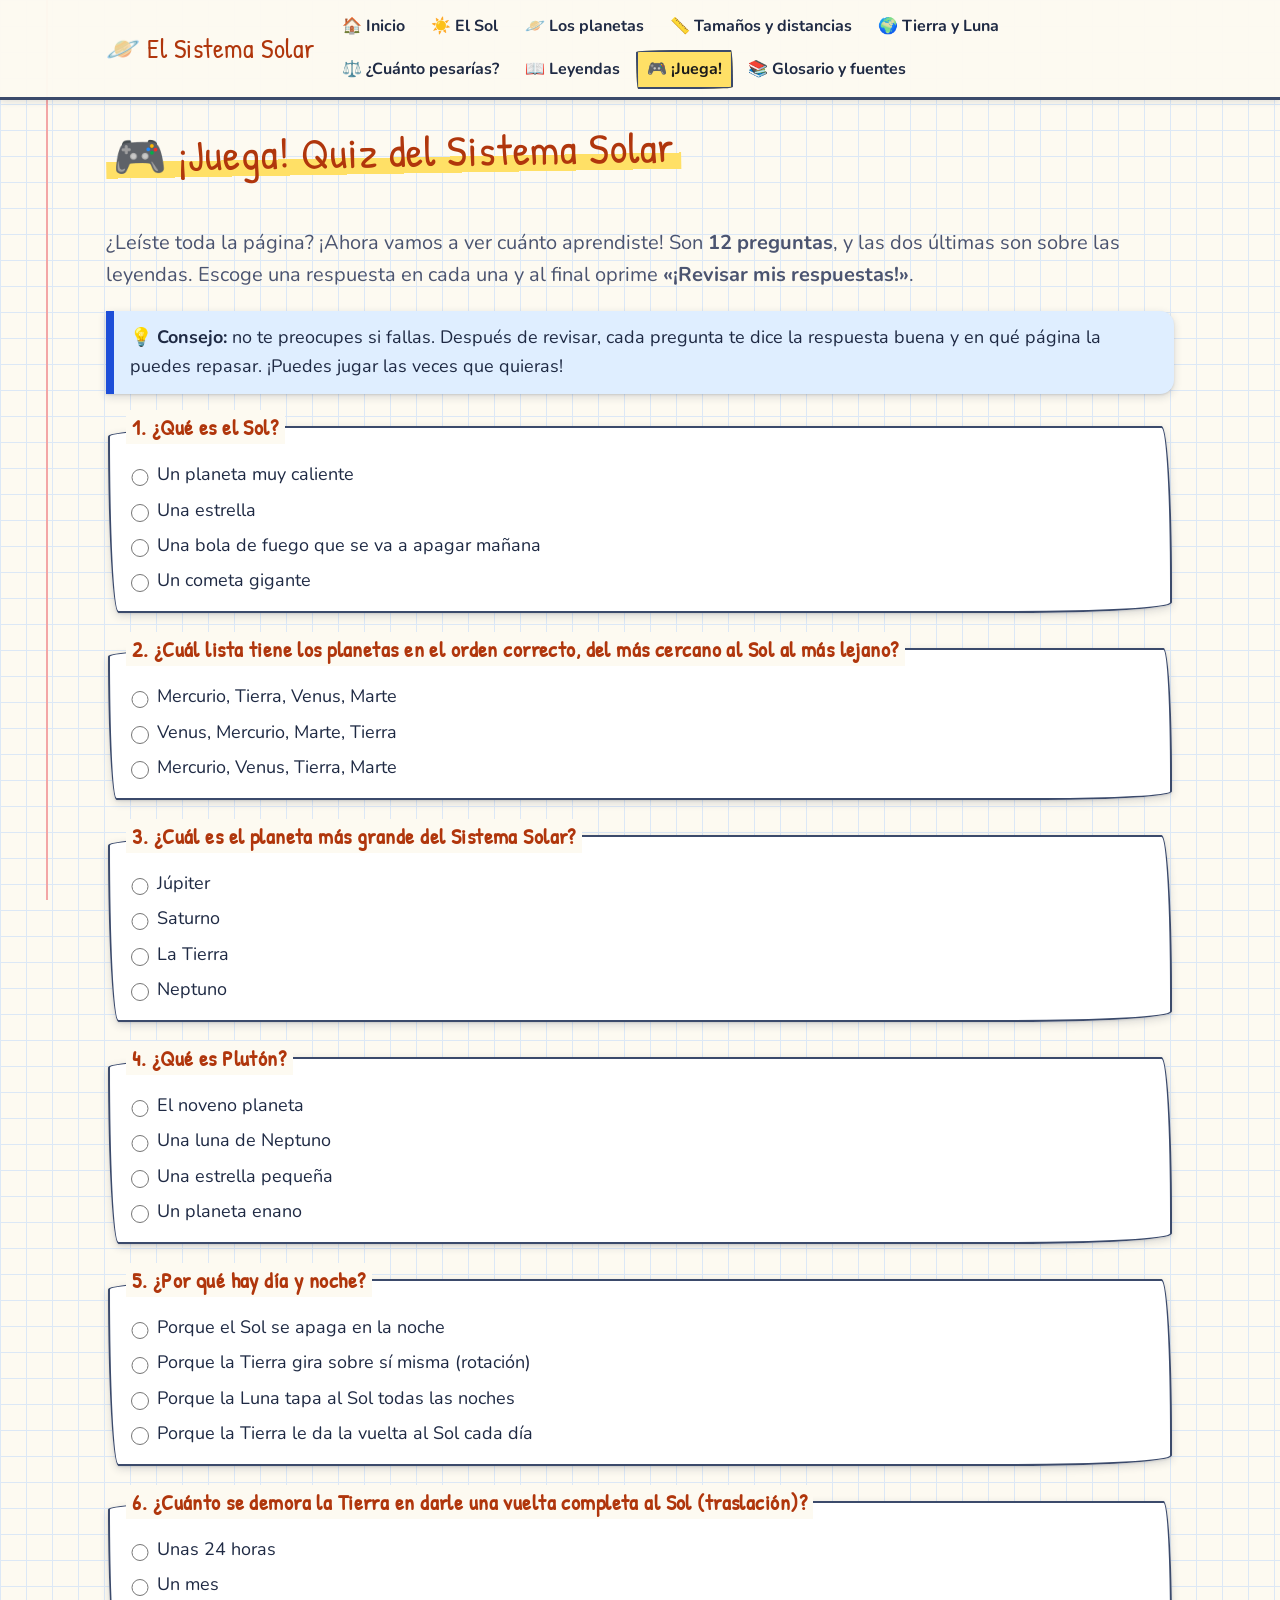
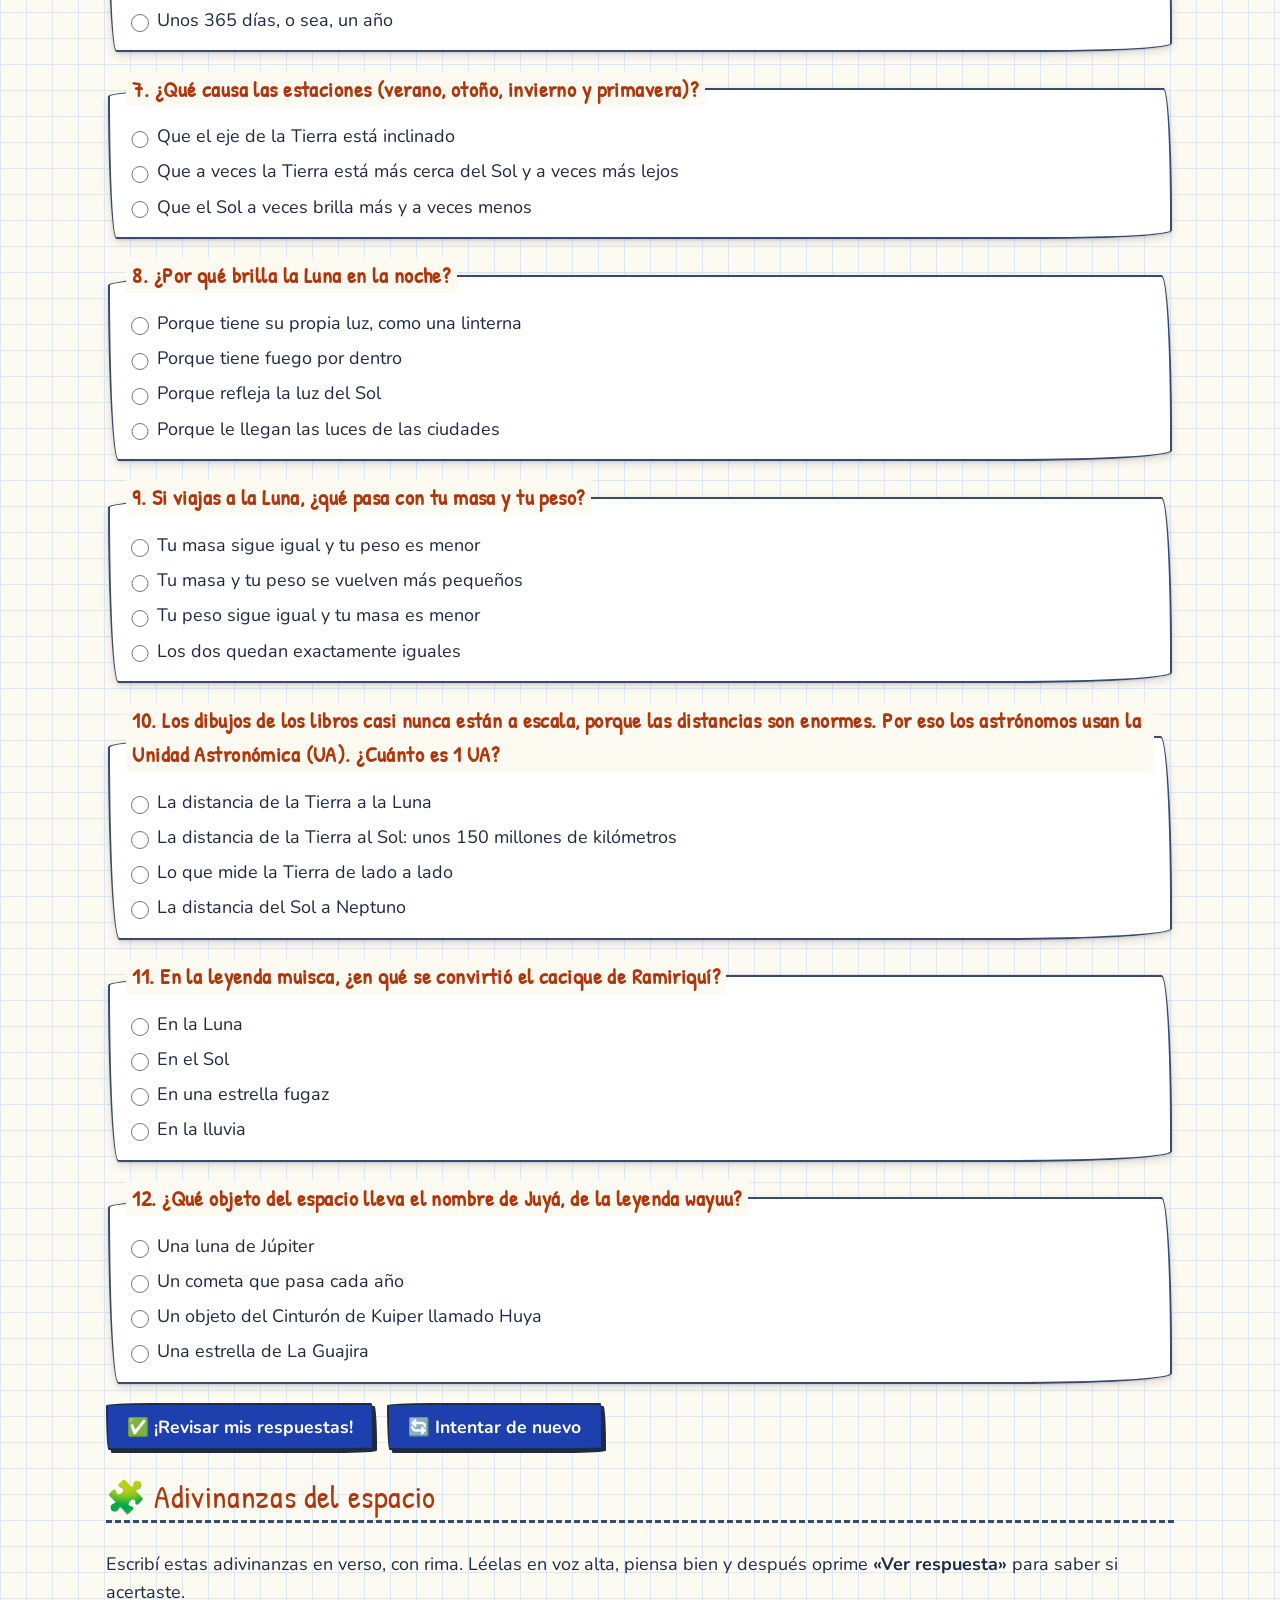
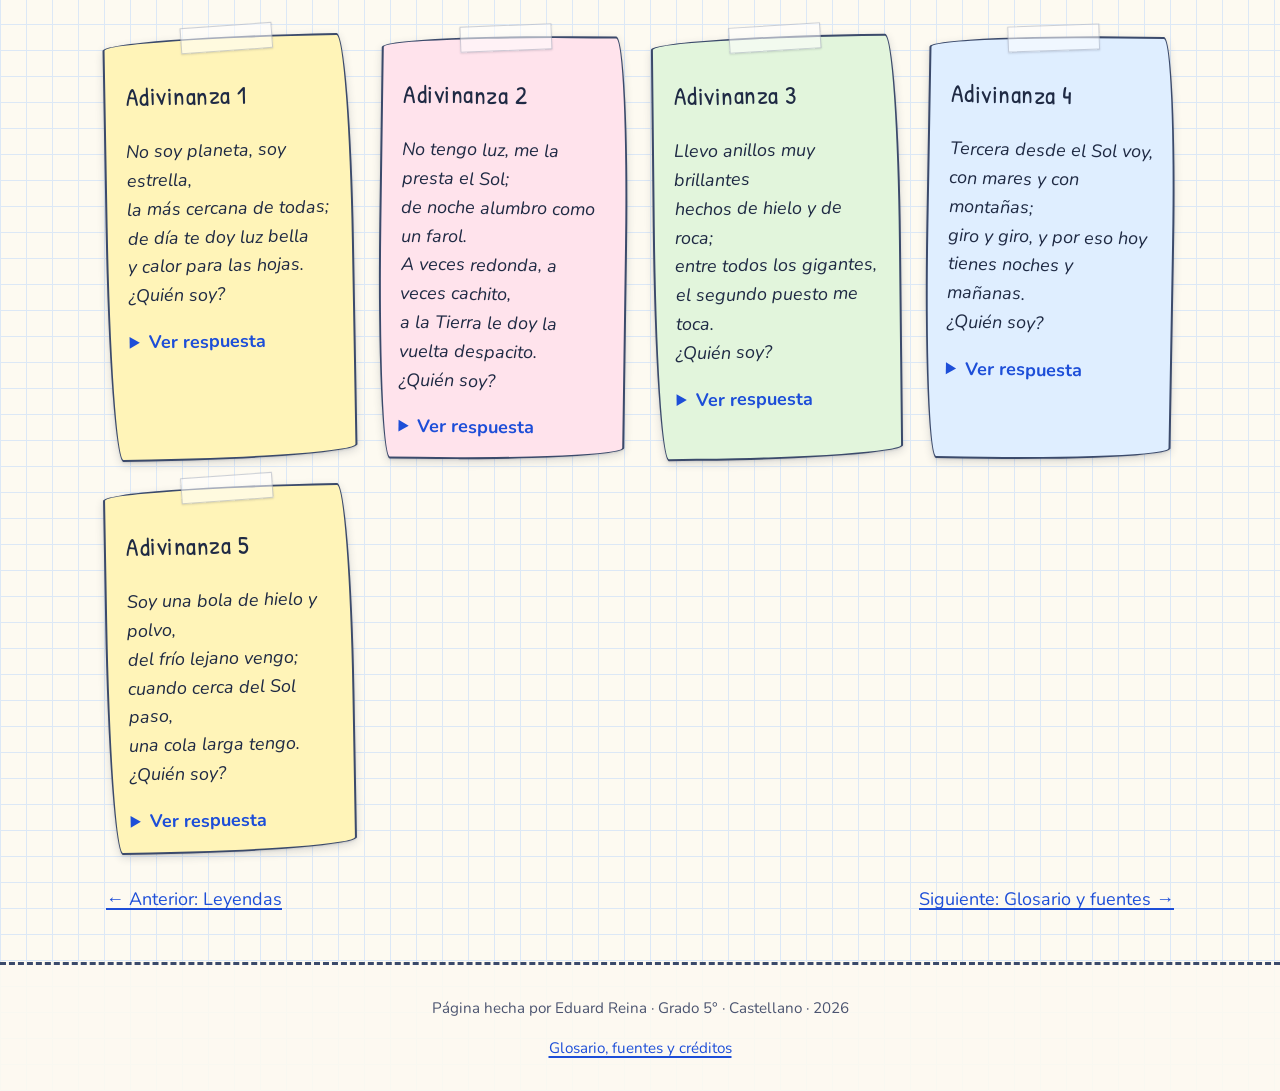
<file: juega.html>
<!DOCTYPE html>
<html lang="es">
<head>
  <meta charset="UTF-8">
  <meta name="viewport" content="width=device-width, initial-scale=1.0">
  <title>El Sistema Solar | ¡Juega!</title>
  <meta name="description" content="Quiz de 12 preguntas sobre el Sistema Solar y sus leyendas, y adivinanzas del espacio escritas por Eduard.">
  <link rel="stylesheet" href="css/estilos.css">
  <link rel="stylesheet" href="css/tema-cuaderno.css">
  <style>
    /* Estilos pequeños solo para esta página (usan los colores del tema) */
    .resultado-pregunta {
      margin-top: 0.6rem;
      padding: 0.6rem 0.8rem;
      border-left: 4px solid var(--acento);
      background: var(--fondo-tarjeta);
      border-radius: 8px;
    }
    .resultado-pregunta p { margin: 0.3rem 0; }
    .resultado-pregunta p:not(.correcta):not(.incorrecta) { font-weight: normal; }
    .pregunta label.correcta, .pregunta label.incorrecta { font-weight: bold; }
    .pregunta input[type="radio"] { width: 1.1rem; height: 1.1rem; vertical-align: middle; }
    .puntaje {
      font-size: 1.3rem;
      font-weight: bold;
      text-align: center;
      padding: 1rem;
      border: 3px solid var(--acento);
      border-radius: 14px;
      background: var(--fondo-tarjeta);
    }
    .botones-quiz { display: flex; flex-wrap: wrap; gap: 0.8rem; margin: 1rem 0; }
    .adivinanza p { font-style: italic; line-height: 1.6; }
    .adivinanza summary { cursor: pointer; color: var(--enlace); font-weight: bold; }
    .adivinanza details[open] summary { color: var(--acento); }
  </style>
</head>
<body>

  <!-- ===== ENCABEZADO Y MENÚ (es igual en todas las páginas) ===== -->
  <header class="encabezado">
    <div class="encabezado-interior">
      <a class="logo" href="index.html">🪐 El Sistema Solar</a>
      <nav aria-label="Menú principal">
        <details class="menu" open>
          <summary>☰ Menú</summary>
          <ul>
            <li><a href="index.html">🏠 Inicio</a></li>
            <li><a href="sol.html">☀️ El Sol</a></li>
            <li><a href="planetas.html">🪐 Los planetas</a></li>
            <li><a href="tamanos.html">📏 Tamaños y distancias</a></li>
            <li><a href="tierra-luna.html">🌍 Tierra y Luna</a></li>
            <li><a href="peso.html">⚖️ ¿Cuánto pesarías?</a></li>
            <li><a href="leyendas.html">📖 Leyendas</a></li>
            <li><a href="juega.html" aria-current="page">🎮 ¡Juega!</a></li>
            <li><a href="creditos.html">📚 Glosario y fuentes</a></li>
          </ul>
        </details>
      </nav>
    </div>
  </header>

  <!-- ===== CONTENIDO DE ESTA PÁGINA ===== -->
  <main>
    <h1>🎮 ¡Juega! Quiz del Sistema Solar</h1>
    <p class="intro">
      ¿Leíste toda la página? ¡Ahora vamos a ver cuánto aprendiste!
      Son <strong>12 preguntas</strong>, y las dos últimas son sobre las leyendas. Escoge una respuesta en cada una y al final
      oprime <strong>«¡Revisar mis respuestas!»</strong>.
    </p>

    <div class="sabias">
      <strong>💡 Consejo:</strong> no te preocupes si fallas. Después de revisar,
      cada pregunta te dice la respuesta buena y en qué página la puedes repasar.
      ¡Puedes jugar las veces que quieras!
    </div>

    <noscript>
      <div class="mito">
        <strong>😕 Este quiz necesita JavaScript.</strong> Tu navegador lo tiene apagado,
        así que no se pueden ver las preguntas. Pídele ayuda a un adulto para encenderlo,
        o repasa las páginas del menú.
      </div>
    </noscript>

    <!-- El quiz empieza escondido; js/quiz.js pone las preguntas y lo muestra -->
    <form id="quiz" hidden>
      <div id="quiz-preguntas"></div>

      <div class="botones-quiz">
        <button type="submit">✅ ¡Revisar mis respuestas!</button>
        <button type="button" id="quiz-otra-vez">🔄 Intentar de nuevo</button>
      </div>
    </form>

    <!-- Aquí sale el puntaje final. aria-live hace que un lector de pantalla lo lea en voz alta -->
    <div id="quiz-puntaje" class="puntaje" role="status" aria-live="polite" tabindex="-1" hidden></div>

    <!-- ===== ADIVINANZAS (las escribí yo) ===== -->
    <h2>🧩 Adivinanzas del espacio</h2>
    <p>
      Escribí estas adivinanzas en verso, con rima. Léelas en voz alta, piensa bien
      y después oprime <strong>«Ver respuesta»</strong> para saber si acertaste.
    </p>

    <div class="rejilla">
      <div class="tarjeta adivinanza">
        <h3>Adivinanza 1</h3>
        <p>
          No soy planeta, soy estrella,<br>
          la más cercana de todas;<br>
          de día te doy luz bella<br>
          y calor para las hojas.<br>
          ¿Quién soy?
        </p>
        <details>
          <summary>Ver respuesta</summary>
          <p>☀️ <strong>El Sol.</strong> Es la estrella más cercana a la Tierra.</p>
        </details>
      </div>

      <div class="tarjeta adivinanza">
        <h3>Adivinanza 2</h3>
        <p>
          No tengo luz, me la presta el Sol;<br>
          de noche alumbro como un farol.<br>
          A veces redonda, a veces cachito,<br>
          a la Tierra le doy la vuelta despacito.<br>
          ¿Quién soy?
        </p>
        <details>
          <summary>Ver respuesta</summary>
          <p>🌙 <strong>La Luna.</strong> Refleja la luz del Sol y por eso vemos sus fases.</p>
        </details>
      </div>

      <div class="tarjeta adivinanza">
        <h3>Adivinanza 3</h3>
        <p>
          Llevo anillos muy brillantes<br>
          hechos de hielo y de roca;<br>
          entre todos los gigantes,<br>
          el segundo puesto me toca.<br>
          ¿Quién soy?
        </p>
        <details>
          <summary>Ver respuesta</summary>
          <p>🪐 <strong>Saturno.</strong> Es el segundo planeta más grande, después de Júpiter.</p>
        </details>
      </div>

      <div class="tarjeta adivinanza">
        <h3>Adivinanza 4</h3>
        <p>
          Tercera desde el Sol voy,<br>
          con mares y con montañas;<br>
          giro y giro, y por eso hoy<br>
          tienes noches y mañanas.<br>
          ¿Quién soy?
        </p>
        <details>
          <summary>Ver respuesta</summary>
          <p>🌍 <strong>La Tierra.</strong> Gira sobre sí misma (rotación) y por eso hay día y noche.</p>
        </details>
      </div>

      <div class="tarjeta adivinanza">
        <h3>Adivinanza 5</h3>
        <p>
          Soy una bola de hielo y polvo,<br>
          del frío lejano vengo;<br>
          cuando cerca del Sol paso,<br>
          una cola larga tengo.<br>
          ¿Quién soy?
        </p>
        <details>
          <summary>Ver respuesta</summary>
          <p>☄️ <strong>Un cometa.</strong> Cuando se acerca al Sol, el calor le saca gas y polvo, y así se forma su cola.</p>
        </details>
      </div>
    </div>

    <nav class="navegacion-paginas" aria-label="Páginas siguiente y anterior">
      <a href="leyendas.html">← Anterior: Leyendas</a>
      <a href="creditos.html">Siguiente: Glosario y fuentes →</a>
    </nav>
  </main>

  <!-- ===== PIE DE PÁGINA (es igual en todas las páginas) ===== -->
  <footer>
    <p>Página hecha por <span class="autor">Eduard Reina</span> · Grado 5° · Castellano · 2026</p>
    <p><a href="creditos.html">Glosario, fuentes y créditos</a></p>
  </footer>

  <script src="js/menu.js"></script>
  <script src="js/quiz.js"></script>
</body>
</html>
</file>
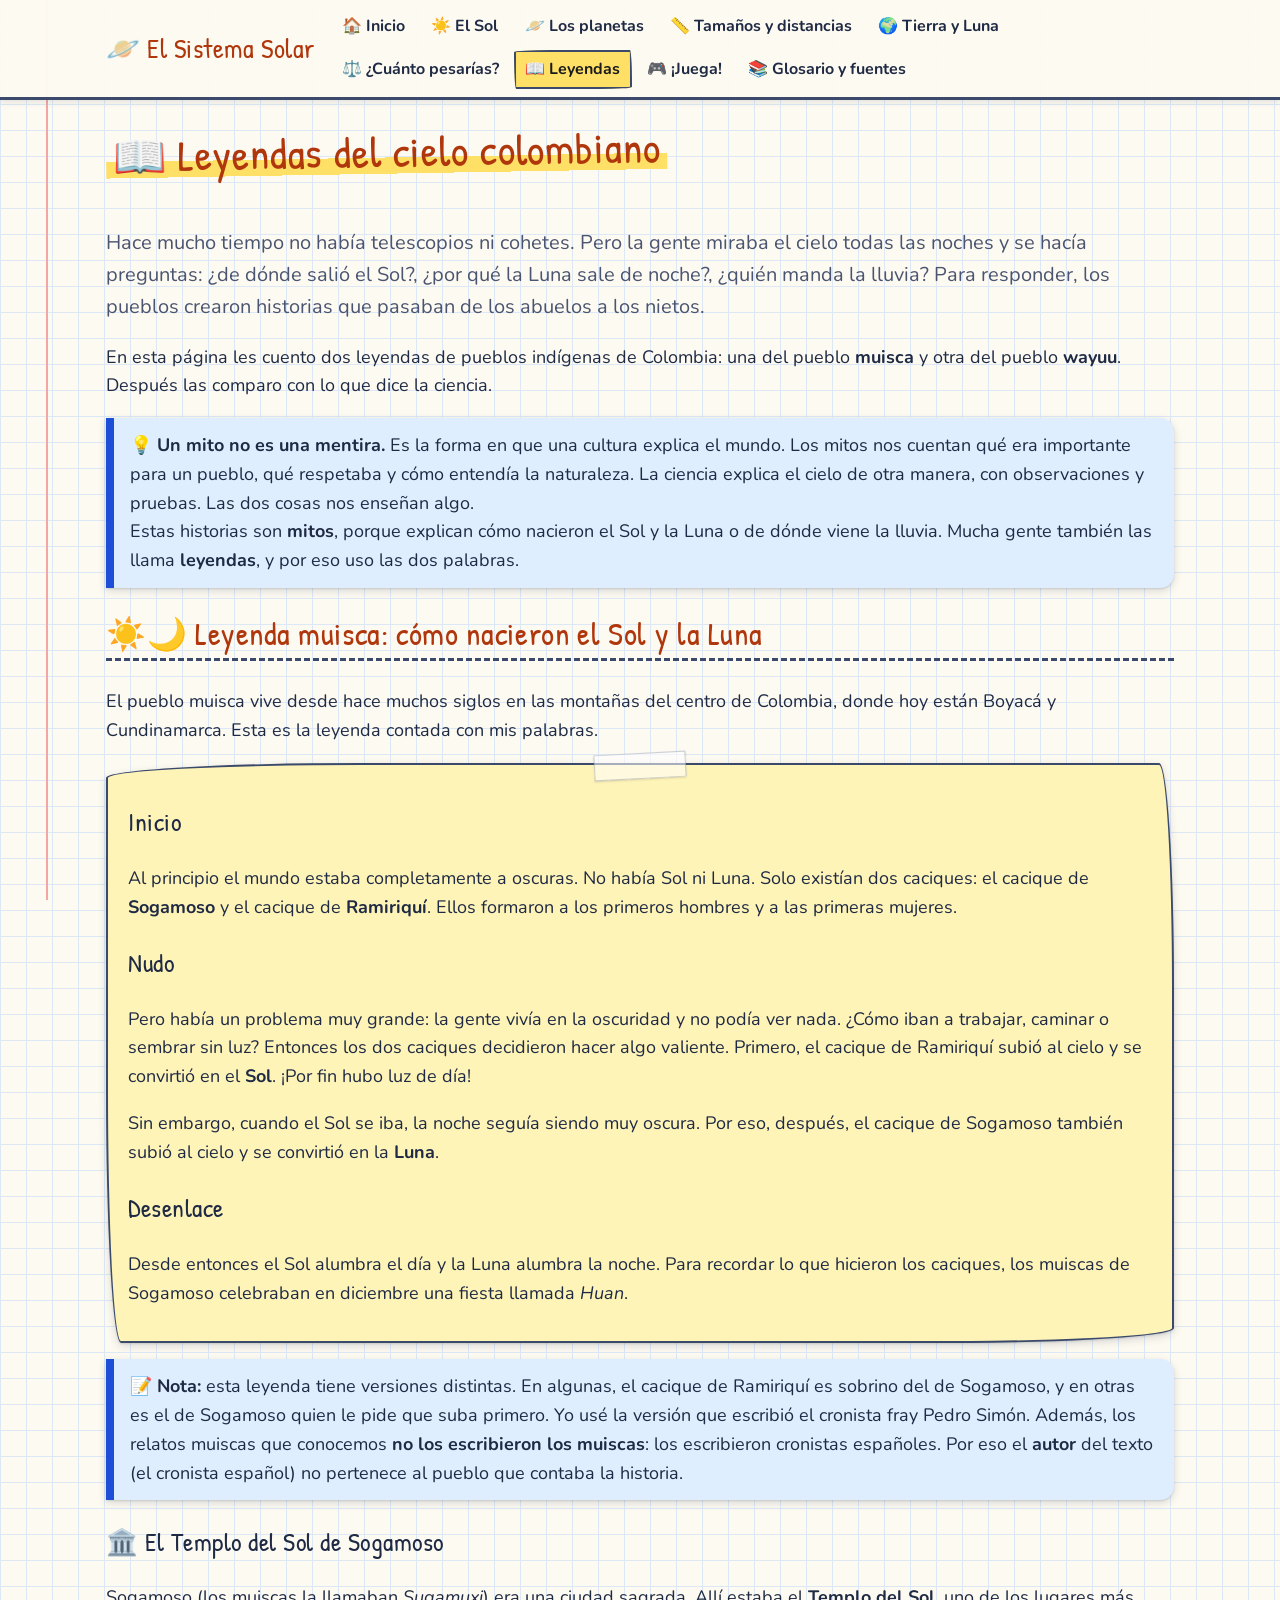
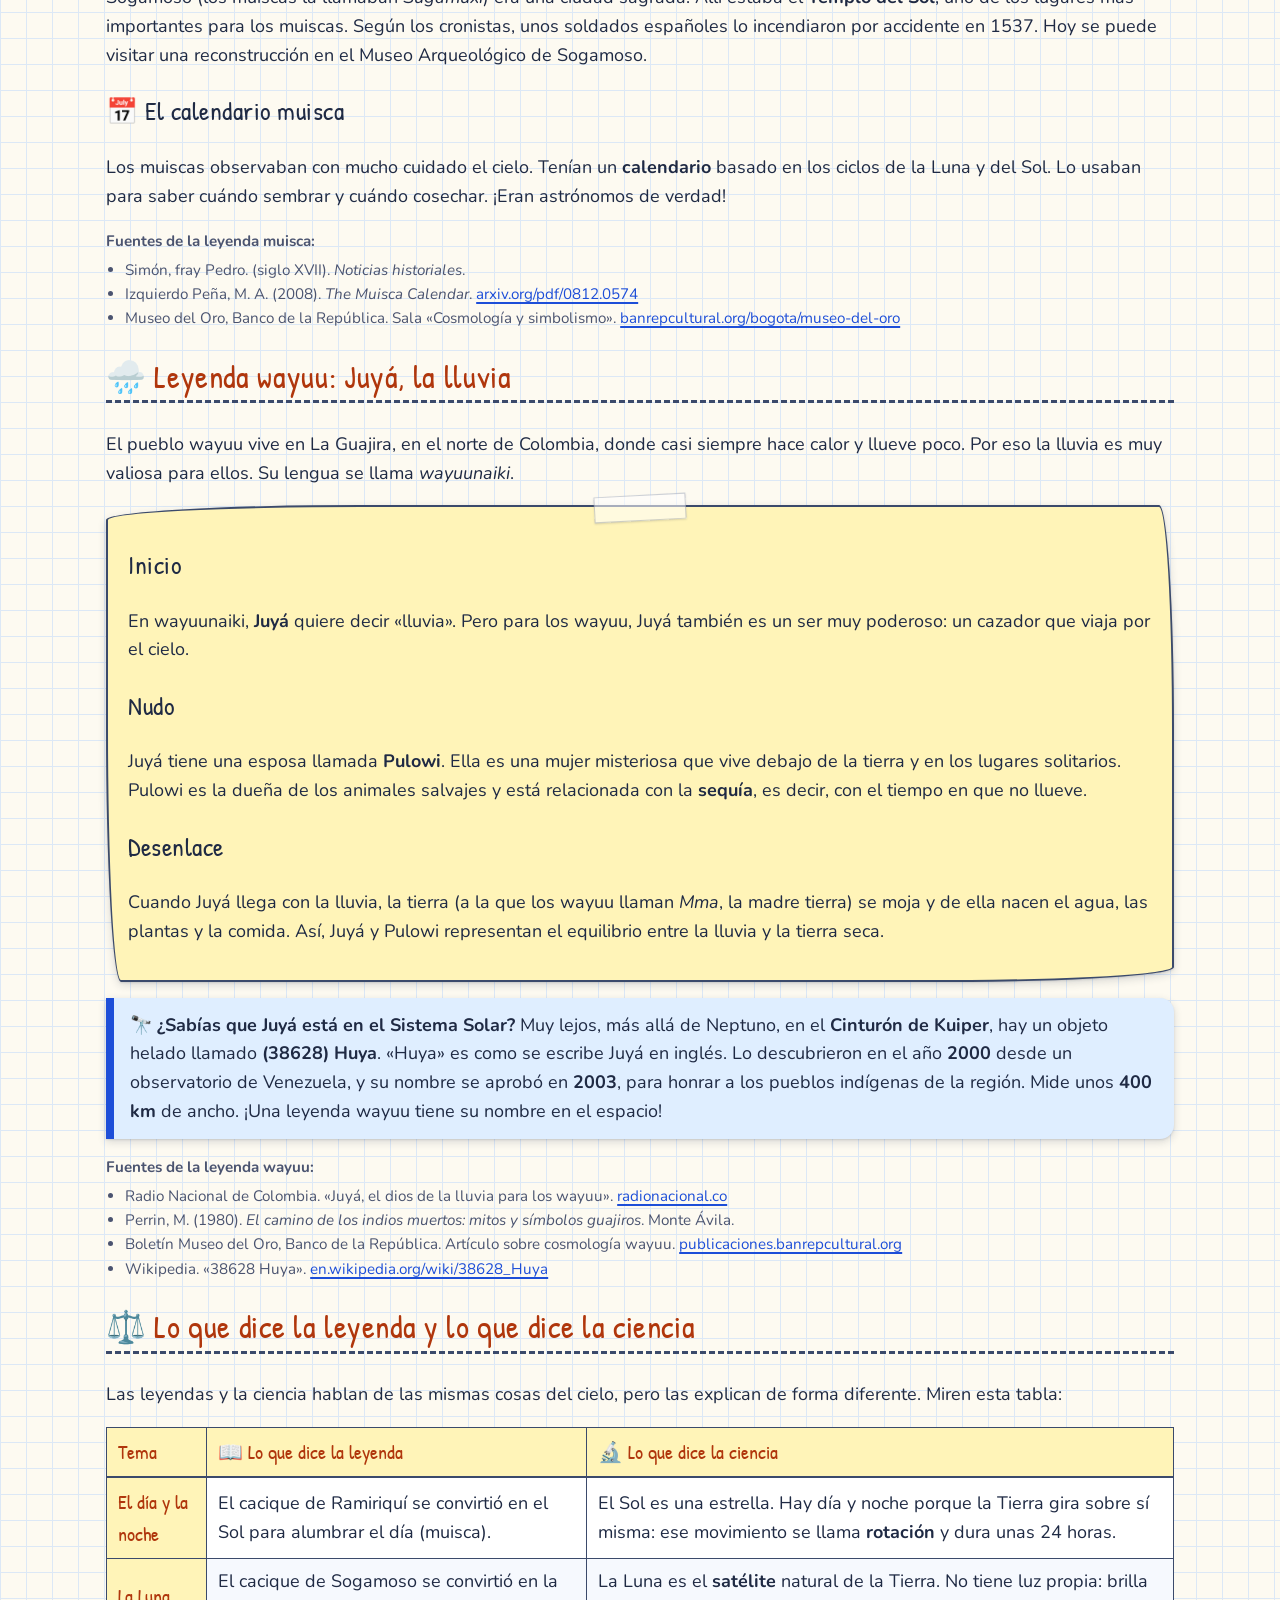
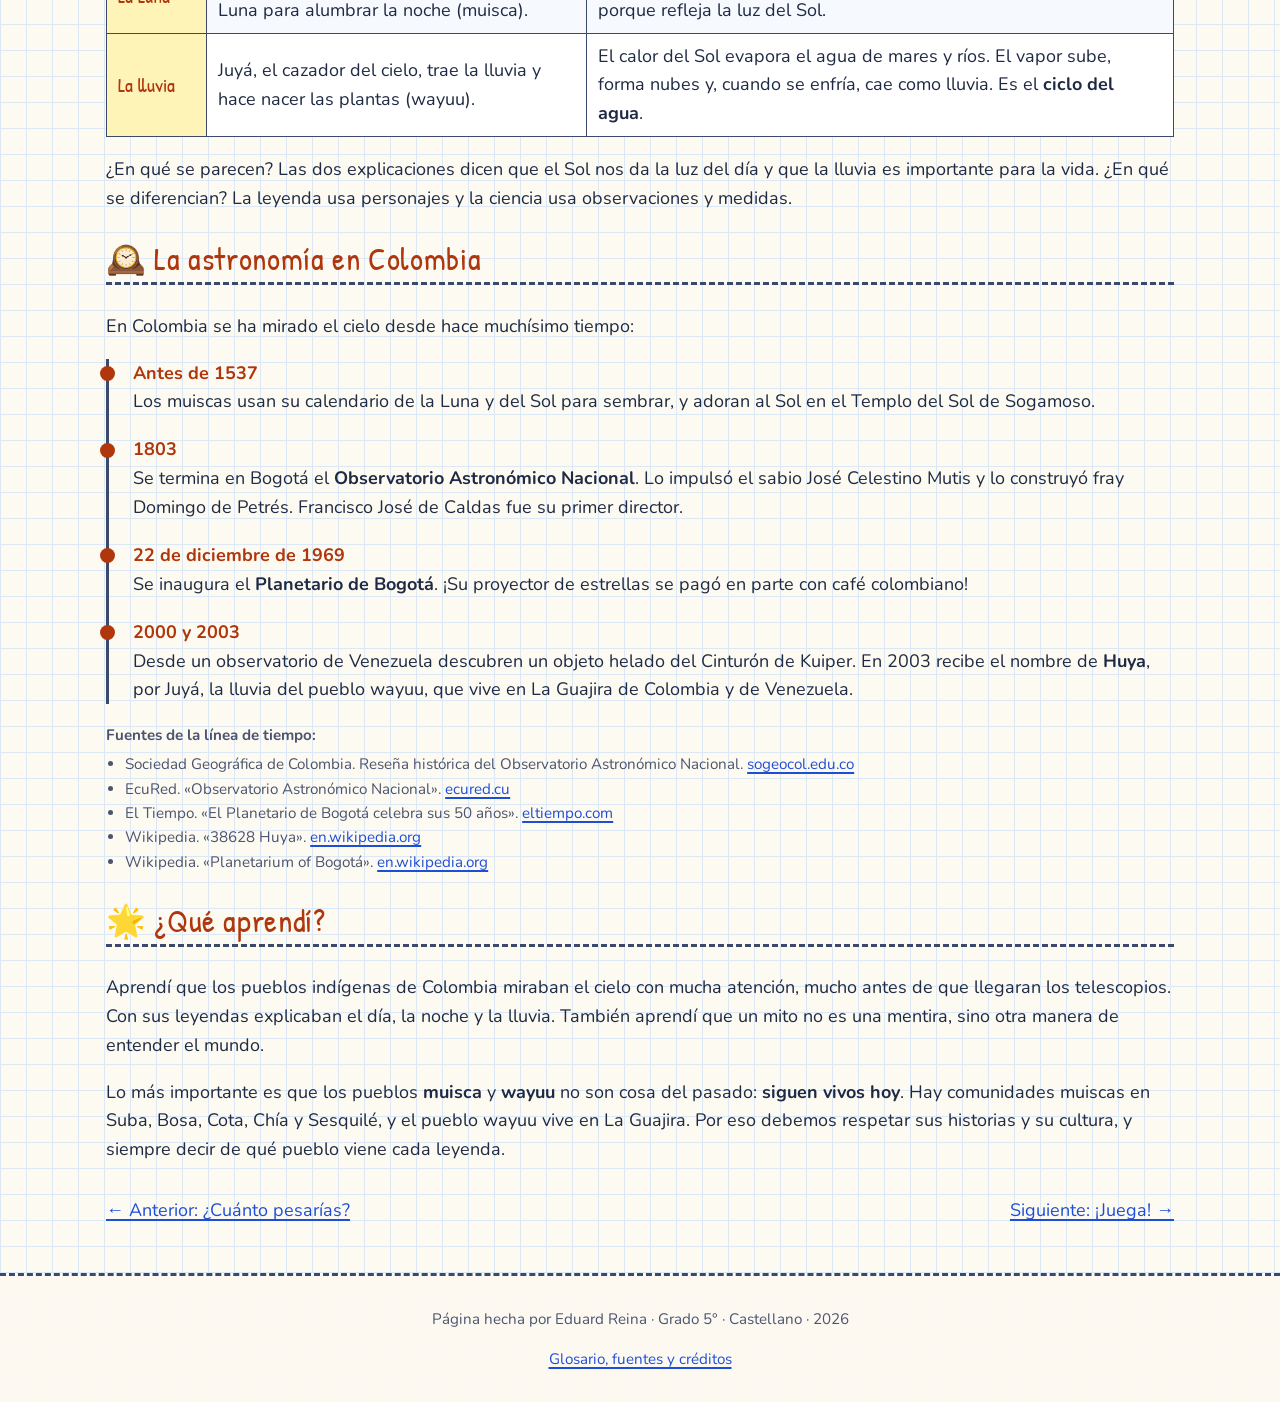
<file: leyendas.html>
<!DOCTYPE html>
<html lang="es">
<head>
  <meta charset="UTF-8">
  <meta name="viewport" content="width=device-width, initial-scale=1.0">
  <title>El Sistema Solar | Leyendas del cielo</title>
  <meta name="description" content="Leyendas muisca y wayuu sobre el Sol, la Luna y la lluvia, comparadas con lo que dice la ciencia, y una línea de tiempo de la astronomía en Colombia.">
  <link rel="stylesheet" href="css/estilos.css">
  <link rel="stylesheet" href="css/tema-cuaderno.css">
  <style>
    /* Fuentes al pie de cada leyenda: letra más pequeña y suave */
    .fuentes { font-size: 0.95rem; color: var(--texto-suave); }
    .fuentes ul { margin: 0.3rem 0 0; padding-left: 1.2rem; }

    /* Línea de tiempo: una raya vertical con puntos amarillos */
    .linea-tiempo { list-style: none; margin: 1rem 0; padding: 0 0 0 1.5rem; border-left: 3px solid var(--borde); }
    .linea-tiempo li { position: relative; margin-bottom: 1.2rem; }
    .linea-tiempo li::before {
      content: "";
      position: absolute;
      left: calc(-1.5rem - 9px);
      top: 0.45rem;
      width: 15px;
      height: 15px;
      border-radius: 50%;
      background: var(--acento);
    }
    .linea-tiempo .fecha { color: var(--acento); font-weight: bold; display: block; }
  </style>
</head>
<body>

  <!-- ===== ENCABEZADO Y MENÚ (es igual en todas las páginas) ===== -->
  <header class="encabezado">
    <div class="encabezado-interior">
      <a class="logo" href="index.html">🪐 El Sistema Solar</a>
      <nav aria-label="Menú principal">
        <details class="menu" open>
          <summary>☰ Menú</summary>
          <ul>
            <li><a href="index.html">🏠 Inicio</a></li>
            <li><a href="sol.html">☀️ El Sol</a></li>
            <li><a href="planetas.html">🪐 Los planetas</a></li>
            <li><a href="tamanos.html">📏 Tamaños y distancias</a></li>
            <li><a href="tierra-luna.html">🌍 Tierra y Luna</a></li>
            <li><a href="peso.html">⚖️ ¿Cuánto pesarías?</a></li>
            <li><a href="leyendas.html" aria-current="page">📖 Leyendas</a></li>
            <li><a href="juega.html">🎮 ¡Juega!</a></li>
            <li><a href="creditos.html">📚 Glosario y fuentes</a></li>
          </ul>
        </details>
      </nav>
    </div>
  </header>

  <!-- ===== CONTENIDO DE ESTA PÁGINA ===== -->
  <main>
    <h1>📖 Leyendas del cielo colombiano</h1>

    <!-- INTRODUCCIÓN -->
    <p class="intro">
      Hace mucho tiempo no había telescopios ni cohetes. Pero la gente miraba el cielo
      todas las noches y se hacía preguntas: ¿de dónde salió el Sol?, ¿por qué la Luna
      sale de noche?, ¿quién manda la lluvia? Para responder, los pueblos crearon
      historias que pasaban de los abuelos a los nietos.
    </p>
    <p>
      En esta página les cuento dos leyendas de pueblos indígenas de Colombia: una del
      pueblo <strong>muisca</strong> y otra del pueblo <strong>wayuu</strong>. Después las
      comparo con lo que dice la ciencia.
    </p>

    <div class="sabias">
      <strong>💡 Un mito no es una mentira.</strong>
      Es la forma en que una cultura explica el mundo. Los mitos nos cuentan qué era
      importante para un pueblo, qué respetaba y cómo entendía la naturaleza. La ciencia
      explica el cielo de otra manera, con observaciones y pruebas. Las dos cosas nos
      enseñan algo.<br>
      Estas historias son <strong>mitos</strong>, porque explican cómo nacieron el Sol y la
      Luna o de dónde viene la lluvia. Mucha gente también las llama <strong>leyendas</strong>,
      y por eso uso las dos palabras.
    </div>

    <!-- DESARROLLO 1: LEYENDA MUISCA -->
    <h2>☀️🌙 Leyenda muisca: cómo nacieron el Sol y la Luna</h2>
    <p>
      El pueblo muisca vive desde hace muchos siglos en las montañas del centro de Colombia,
      donde hoy están Boyacá y Cundinamarca. Esta es la leyenda contada con mis palabras.
    </p>

    <div class="tarjeta">
      <h3>Inicio</h3>
      <p>
        Al principio el mundo estaba completamente a oscuras. No había Sol ni Luna.
        Solo existían dos caciques: el cacique de <strong>Sogamoso</strong> y el cacique
        de <strong>Ramiriquí</strong>. Ellos formaron a los primeros hombres y a las
        primeras mujeres.
      </p>

      <h3>Nudo</h3>
      <p>
        Pero había un problema muy grande: la gente vivía en la oscuridad y no podía ver
        nada. ¿Cómo iban a trabajar, caminar o sembrar sin luz? Entonces los dos caciques
        decidieron hacer algo valiente. Primero, el cacique de Ramiriquí subió al cielo y
        se convirtió en el <strong>Sol</strong>. ¡Por fin hubo luz de día!
      </p>
      <p>
        Sin embargo, cuando el Sol se iba, la noche seguía siendo muy oscura. Por eso,
        después, el cacique de Sogamoso también subió al cielo y se convirtió en la
        <strong>Luna</strong>.
      </p>

      <h3>Desenlace</h3>
      <p>
        Desde entonces el Sol alumbra el día y la Luna alumbra la noche. Para recordar
        lo que hicieron los caciques, los muiscas de Sogamoso celebraban en diciembre una
        fiesta llamada <em>Huan</em>.
      </p>
    </div>

    <div class="sabias">
      <strong>📝 Nota:</strong> esta leyenda tiene versiones distintas. En algunas, el
      cacique de Ramiriquí es sobrino del de Sogamoso, y en otras es el de Sogamoso quien
      le pide que suba primero. Yo usé la versión que escribió el cronista fray Pedro Simón.
      Además, los relatos muiscas que conocemos <strong>no los escribieron los muiscas</strong>:
      los escribieron cronistas españoles. Por eso el <strong>autor</strong> del texto (el
      cronista español) no pertenece al pueblo que contaba la historia.
    </div>

    <h3>🏛️ El Templo del Sol de Sogamoso</h3>
    <p>
      Sogamoso (los muiscas la llamaban <em>Sugamuxi</em>) era una ciudad sagrada. Allí
      estaba el <strong>Templo del Sol</strong>, uno de los lugares más importantes para
      los muiscas. Según los cronistas, unos soldados españoles lo incendiaron por
      accidente en 1537. Hoy se puede visitar una reconstrucción en el Museo Arqueológico
      de Sogamoso.
    </p>

    <h3>📅 El calendario muisca</h3>
    <p>
      Los muiscas observaban con mucho cuidado el cielo. Tenían un
      <strong>calendario</strong> basado en los ciclos de la Luna y del Sol. Lo usaban
      para saber cuándo sembrar y cuándo cosechar. ¡Eran astrónomos de verdad!
    </p>

    <div class="fuentes">
      <strong>Fuentes de la leyenda muisca:</strong>
      <ul>
        <li>Simón, fray Pedro. (siglo XVII). <em>Noticias historiales</em>.</li>
        <li>Izquierdo Peña, M. A. (2008). <em>The Muisca Calendar</em>. <a href="https://arxiv.org/pdf/0812.0574">arxiv.org/pdf/0812.0574</a></li>
        <li>Museo del Oro, Banco de la República. Sala «Cosmología y simbolismo». <a href="https://www.banrepcultural.org/bogota/museo-del-oro">banrepcultural.org/bogota/museo-del-oro</a></li>
      </ul>
    </div>

    <!-- DESARROLLO 2: LEYENDA WAYUU -->
    <h2>🌧️ Leyenda wayuu: Juyá, la lluvia</h2>
    <p>
      El pueblo wayuu vive en La Guajira, en el norte de Colombia, donde casi siempre hace
      calor y llueve poco. Por eso la lluvia es muy valiosa para ellos. Su lengua se llama
      <em>wayuunaiki</em>.
    </p>

    <div class="tarjeta">
      <h3>Inicio</h3>
      <p>
        En wayuunaiki, <strong>Juyá</strong> quiere decir «lluvia». Pero para los wayuu,
        Juyá también es un ser muy poderoso: un cazador que viaja por el cielo.
      </p>

      <h3>Nudo</h3>
      <p>
        Juyá tiene una esposa llamada <strong>Pulowi</strong>. Ella es una mujer misteriosa
        que vive debajo de la tierra y en los lugares solitarios. Pulowi es la dueña de los
        animales salvajes y está relacionada con la <strong>sequía</strong>, es decir, con
        el tiempo en que no llueve.
      </p>

      <h3>Desenlace</h3>
      <p>
        Cuando Juyá llega con la lluvia, la tierra (a la que los wayuu llaman
        <em>Mma</em>, la madre tierra) se moja y de ella nacen el agua, las plantas y la
        comida. Así, Juyá y Pulowi representan el equilibrio entre la lluvia y la tierra
        seca.
      </p>
    </div>

    <div class="sabias">
      <strong>🔭 ¿Sabías que Juyá está en el Sistema Solar?</strong>
      Muy lejos, más allá de Neptuno, en el <strong>Cinturón de Kuiper</strong>, hay un
      objeto helado llamado <strong>(38628) Huya</strong>. «Huya» es como se escribe
      Juyá en inglés. Lo descubrieron en el año <strong>2000</strong> desde un
      observatorio de Venezuela, y su nombre se aprobó en <strong>2003</strong>, para honrar a los pueblos indígenas de la región.
      Mide unos <strong>400 km</strong> de ancho. ¡Una leyenda wayuu tiene su nombre en
      el espacio!
    </div>

    <div class="fuentes">
      <strong>Fuentes de la leyenda wayuu:</strong>
      <ul>
        <li>Radio Nacional de Colombia. «Juyá, el dios de la lluvia para los wayuu». <a href="https://radionacional.co/cultura/tradiciones/juya-el-dios-de-la-lluvia-para-los-wayuu">radionacional.co</a></li>
        <li>Perrin, M. (1980). <em>El camino de los indios muertos: mitos y símbolos guajiros</em>. Monte Ávila.</li>
        <li>Boletín Museo del Oro, Banco de la República. Artículo sobre cosmología wayuu. <a href="https://publicaciones.banrepcultural.org/index.php/bmo/article/download/7252/7516/14728">publicaciones.banrepcultural.org</a></li>
        <li>Wikipedia. «38628 Huya». <a href="https://en.wikipedia.org/wiki/38628_Huya">en.wikipedia.org/wiki/38628_Huya</a></li>
      </ul>
    </div>

    <!-- DESARROLLO 3: TABLA LEYENDA / CIENCIA -->
    <h2>⚖️ Lo que dice la leyenda y lo que dice la ciencia</h2>
    <p>
      Las leyendas y la ciencia hablan de las mismas cosas del cielo, pero las explican
      de forma diferente. Miren esta tabla:
    </p>

    <div class="tabla-contenedor">
      <table>
        <caption class="solo-lector">Comparación entre lo que dicen las leyendas y lo que dice la ciencia</caption>
        <thead>
          <tr>
            <th scope="col">Tema</th>
            <th scope="col">📖 Lo que dice la leyenda</th>
            <th scope="col">🔬 Lo que dice la ciencia</th>
          </tr>
        </thead>
        <tbody>
          <tr>
            <th scope="row">El día y la noche</th>
            <td>El cacique de Ramiriquí se convirtió en el Sol para alumbrar el día (muisca).</td>
            <td>El Sol es una estrella. Hay día y noche porque la Tierra gira sobre sí misma: ese movimiento se llama <strong>rotación</strong> y dura unas 24 horas.</td>
          </tr>
          <tr>
            <th scope="row">La Luna</th>
            <td>El cacique de Sogamoso se convirtió en la Luna para alumbrar la noche (muisca).</td>
            <td>La Luna es el <strong>satélite</strong> natural de la Tierra. No tiene luz propia: brilla porque refleja la luz del Sol.</td>
          </tr>
          <tr>
            <th scope="row">La lluvia</th>
            <td>Juyá, el cazador del cielo, trae la lluvia y hace nacer las plantas (wayuu).</td>
            <td>El calor del Sol evapora el agua de mares y ríos. El vapor sube, forma nubes y, cuando se enfría, cae como lluvia. Es el <strong>ciclo del agua</strong>.</td>
          </tr>
        </tbody>
      </table>
    </div>

    <p>
      ¿En qué se parecen? Las dos explicaciones dicen que el Sol nos da la luz del día y
      que la lluvia es importante para la vida. ¿En qué se diferencian? La leyenda usa
      personajes y la ciencia usa observaciones y medidas.
    </p>

    <!-- DESARROLLO 4: LÍNEA DE TIEMPO -->
    <h2>🕰️ La astronomía en Colombia</h2>
    <p>En Colombia se ha mirado el cielo desde hace muchísimo tiempo:</p>

    <ol class="linea-tiempo">
      <li>
        <span class="fecha">Antes de 1537</span>
        Los muiscas usan su calendario de la Luna y del Sol para sembrar, y adoran al Sol
        en el Templo del Sol de Sogamoso.
      </li>
      <li>
        <span class="fecha">1803</span>
        Se termina en Bogotá el <strong>Observatorio Astronómico Nacional</strong>. Lo
        impulsó el sabio José Celestino Mutis y lo construyó fray Domingo de Petrés.
        Francisco José de Caldas fue su primer director.
      </li>
      <li>
        <span class="fecha">22 de diciembre de 1969</span>
        Se inaugura el <strong>Planetario de Bogotá</strong>. ¡Su proyector de estrellas
        se pagó en parte con café colombiano!
      </li>
      <li>
        <span class="fecha">2000 y 2003</span>
        Desde un observatorio de Venezuela descubren un objeto helado del Cinturón de Kuiper.
        En 2003 recibe el nombre de <strong>Huya</strong>, por Juyá, la lluvia del pueblo
        wayuu, que vive en La Guajira de Colombia y de Venezuela.
      </li>
    </ol>

    <div class="fuentes">
      <strong>Fuentes de la línea de tiempo:</strong>
      <ul>
        <li>Sociedad Geográfica de Colombia. Reseña histórica del Observatorio Astronómico Nacional. <a href="https://sogeocol.edu.co/documentos/004_01_rese_hist_obser_astr.pdf">sogeocol.edu.co</a></li>
        <li>EcuRed. «Observatorio Astronómico Nacional». <a href="https://www.ecured.cu/Observatorio_Astron%C3%B3mico_Nacional">ecured.cu</a></li>
        <li>El Tiempo. «El Planetario de Bogotá celebra sus 50 años». <a href="https://www.eltiempo.com/bogota/el-planetario-de-bogota-celebra-sus-50-anos-359594">eltiempo.com</a></li>
        <li>Wikipedia. «38628 Huya». <a href="https://en.wikipedia.org/wiki/38628_Huya">en.wikipedia.org</a></li>
        <li>Wikipedia. «Planetarium of Bogotá». <a href="https://en.wikipedia.org/wiki/Planetarium_of_Bogot%C3%A1">en.wikipedia.org</a></li>
      </ul>
    </div>

    <!-- CIERRE -->
    <h2>🌟 ¿Qué aprendí?</h2>
    <p>
      Aprendí que los pueblos indígenas de Colombia miraban el cielo con mucha atención,
      mucho antes de que llegaran los telescopios. Con sus leyendas explicaban el día, la
      noche y la lluvia. También aprendí que un mito no es una mentira, sino otra manera
      de entender el mundo.
    </p>
    <p>
      Lo más importante es que los pueblos <strong>muisca</strong> y
      <strong>wayuu</strong> no son cosa del pasado: <strong>siguen vivos hoy</strong>.
      Hay comunidades muiscas en Suba, Bosa, Cota, Chía y Sesquilé, y el pueblo wayuu vive
      en La Guajira. Por eso debemos respetar sus historias y su cultura, y siempre decir
      de qué pueblo viene cada leyenda.
    </p>

    <nav class="navegacion-paginas" aria-label="Páginas siguiente y anterior">
      <a href="peso.html">← Anterior: ¿Cuánto pesarías?</a>
      <a href="juega.html">Siguiente: ¡Juega! →</a>
    </nav>
  </main>

  <!-- ===== PIE DE PÁGINA (es igual en todas las páginas) ===== -->
  <footer>
    <p>Página hecha por <span class="autor">Eduard Reina</span> · Grado 5° · Castellano · 2026</p>
    <p><a href="creditos.html">Glosario, fuentes y créditos</a></p>
  </footer>

  <script src="js/menu.js"></script>
</body>
</html>
</file>
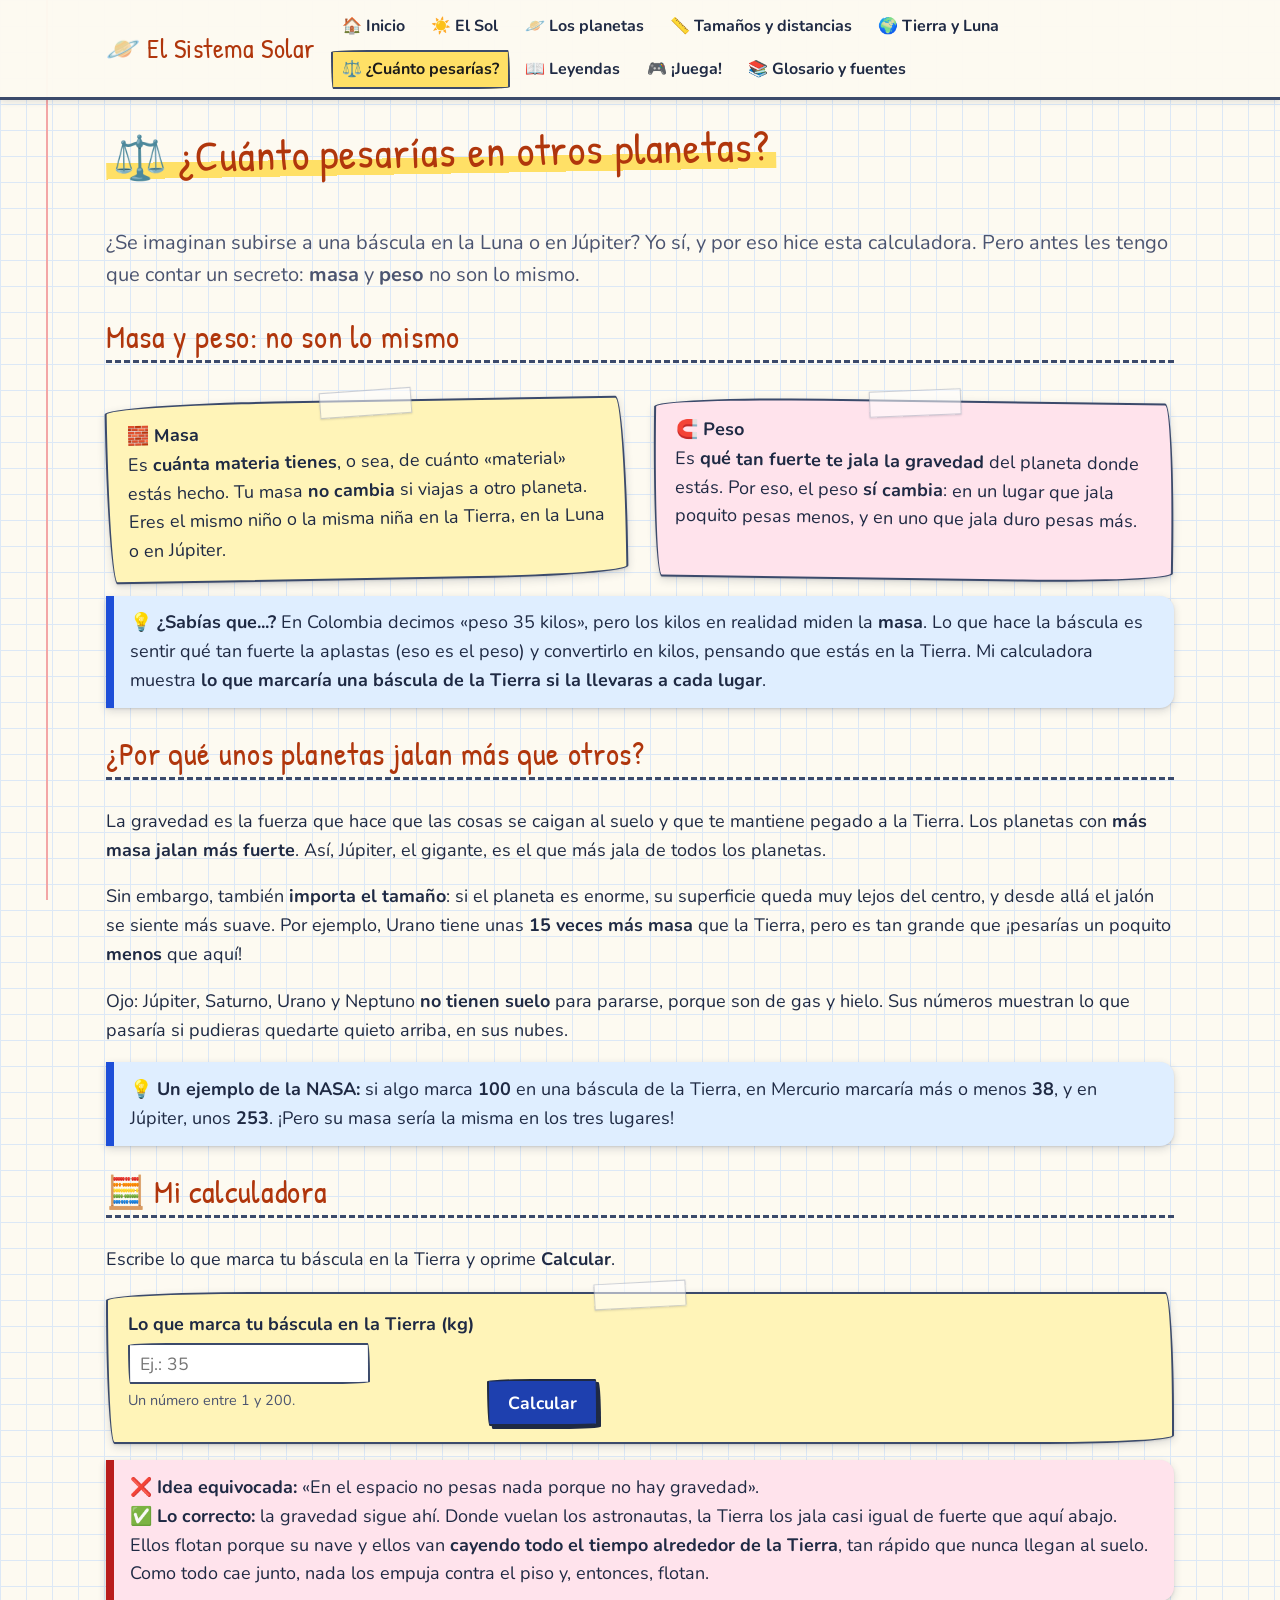
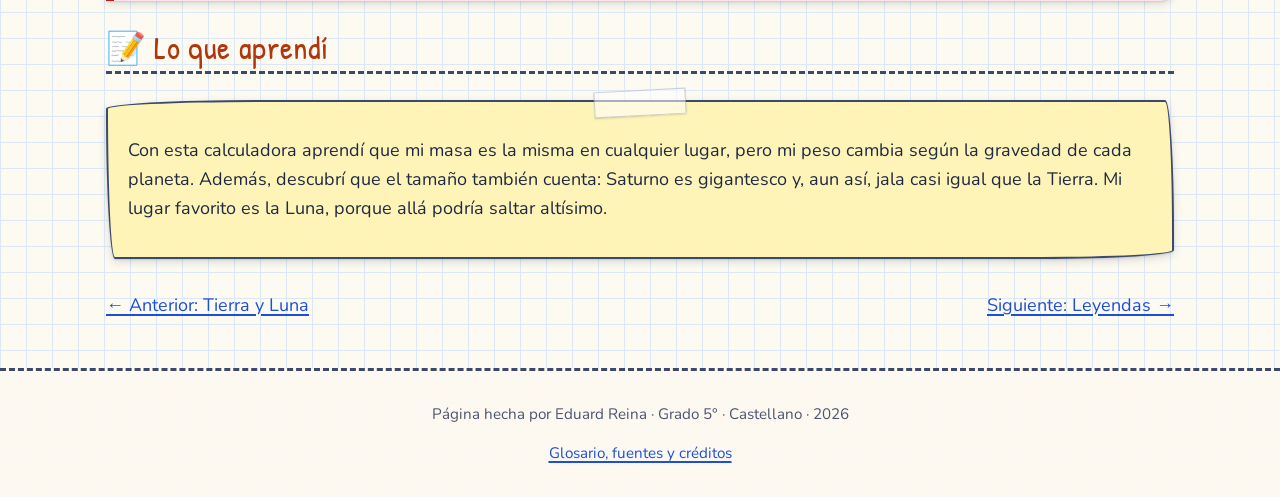
<file: peso.html>
<!DOCTYPE html>
<html lang="es">
<head>
  <meta charset="UTF-8">
  <meta name="viewport" content="width=device-width, initial-scale=1.0">
  <title>El Sistema Solar | ¿Cuánto pesarías?</title>
  <meta name="description" content="Calculadora de grado quinto: descubre cuánto marcaría tu báscula en los planetas y en la Luna, y aprende la diferencia entre masa y peso.">
  <link rel="stylesheet" href="css/estilos.css">
  <link rel="stylesheet" href="css/tema-cuaderno.css">
  <style>
    /* Separación entre la cajita del número y el botón */
    .calculadora { display: flex; flex-wrap: wrap; align-items: flex-end; gap: 0.8rem; }
    .calculadora label { display: block; margin-bottom: 0.3rem; }
  </style>
</head>
<body>

  <!-- ===== ENCABEZADO Y MENÚ (es igual en todas las páginas) ===== -->
  <header class="encabezado">
    <div class="encabezado-interior">
      <a class="logo" href="index.html">🪐 El Sistema Solar</a>
      <nav aria-label="Menú principal">
        <details class="menu" open>
          <summary>☰ Menú</summary>
          <ul>
            <li><a href="index.html">🏠 Inicio</a></li>
            <li><a href="sol.html">☀️ El Sol</a></li>
            <li><a href="planetas.html">🪐 Los planetas</a></li>
            <li><a href="tamanos.html">📏 Tamaños y distancias</a></li>
            <li><a href="tierra-luna.html">🌍 Tierra y Luna</a></li>
            <li><a href="peso.html" aria-current="page">⚖️ ¿Cuánto pesarías?</a></li>
            <li><a href="leyendas.html">📖 Leyendas</a></li>
            <li><a href="juega.html">🎮 ¡Juega!</a></li>
            <li><a href="creditos.html">📚 Glosario y fuentes</a></li>
          </ul>
        </details>
      </nav>
    </div>
  </header>

  <!-- ===== CONTENIDO DE ESTA PÁGINA ===== -->
  <main>
    <h1>⚖️ ¿Cuánto pesarías en otros planetas?</h1>
    <p class="intro">
      ¿Se imaginan subirse a una báscula en la Luna o en Júpiter? Yo sí, y por eso hice
      esta calculadora. Pero antes les tengo que contar un secreto: <strong>masa</strong>
      y <strong>peso</strong> no son lo mismo.
    </p>

    <h2>Masa y peso: no son lo mismo</h2>
    <div class="rejilla">
      <div class="tarjeta">
        🧱 <strong>Masa</strong><br>
        Es <strong>cuánta materia tienes</strong>, o sea, de cuánto «material» estás hecho.
        Tu masa <strong>no cambia</strong> si viajas a otro planeta. Eres el mismo niño o la
        misma niña en la Tierra, en la Luna o en Júpiter.
      </div>
      <div class="tarjeta">
        🧲 <strong>Peso</strong><br>
        Es <strong>qué tan fuerte te jala la gravedad</strong> del planeta donde estás.
        Por eso, el peso <strong>sí cambia</strong>: en un lugar que jala poquito pesas menos,
        y en uno que jala duro pesas más.
      </div>
    </div>

    <div class="sabias">
      <strong>💡 ¿Sabías que...?</strong>
      En Colombia decimos «peso 35 kilos», pero los kilos en realidad miden la
      <strong>masa</strong>. Lo que hace la báscula es sentir qué tan fuerte la aplastas
      (eso es el peso) y convertirlo en kilos, pensando que estás en la Tierra.
      Mi calculadora muestra <strong>lo que marcaría una báscula de la Tierra si la
      llevaras a cada lugar</strong>.
    </div>

    <h2>¿Por qué unos planetas jalan más que otros?</h2>
    <p>
      La gravedad es la fuerza que hace que las cosas se caigan al suelo y que te mantiene
      pegado a la Tierra. Los planetas con <strong>más masa jalan más fuerte</strong>.
      Así, Júpiter, el gigante, es el que más jala de todos los planetas.
    </p>
    <p>
      Sin embargo, también <strong>importa el tamaño</strong>: si el planeta es enorme, su superficie
      queda muy lejos del centro, y desde allá el jalón se siente más suave. Por ejemplo,
      Urano tiene unas <strong>15 veces más masa</strong> que la Tierra, pero es tan grande
      que ¡pesarías un poquito <strong>menos</strong> que aquí!
    </p>
    <p>
      Ojo: Júpiter, Saturno, Urano y Neptuno <strong>no tienen suelo</strong> para pararse,
      porque son de gas y hielo. Sus números muestran lo que pasaría si pudieras quedarte
      quieto arriba, en sus nubes.
    </p>

    <div class="sabias">
      <strong>💡 Un ejemplo de la NASA:</strong>
      si algo marca <strong>100</strong> en una báscula de la Tierra, en Mercurio marcaría
      más o menos <strong>38</strong>, y en Júpiter, unos <strong>253</strong>.
      ¡Pero su masa sería la misma en los tres lugares!
    </div>

    <h2>🧮 Mi calculadora</h2>
    <p>Escribe lo que marca tu báscula en la Tierra y oprime <strong>Calcular</strong>.</p>

    <form id="form-peso" class="tarjeta calculadora" novalidate>
      <div>
        <label for="kilos">Lo que marca tu báscula en la Tierra (kg)</label>
        <input type="number" id="kilos" name="kilos" min="1" max="200" step="any"
               inputmode="decimal" placeholder="Ej.: 35" aria-describedby="ayuda-kilos" required>
        <p id="ayuda-kilos" class="credito-video" style="margin-top: 0.3rem;">Un número entre 1 y 200.</p>
      </div>
      <button type="submit">Calcular</button>
    </form>

    <div id="resultado-peso" aria-live="polite"></div>

    <div class="mito">
      <strong>❌ Idea equivocada:</strong> «En el espacio no pesas nada porque no hay gravedad».<br>
      <strong>✅ Lo correcto:</strong> la gravedad sigue ahí. Donde vuelan los astronautas, la
      Tierra los jala casi igual de fuerte que aquí abajo. Ellos flotan porque su nave y ellos
      van <strong>cayendo todo el tiempo alrededor de la Tierra</strong>, tan rápido que nunca
      llegan al suelo. Como todo cae junto, nada los empuja contra el piso y, entonces, flotan.
    </div>

    <h2>📝 Lo que aprendí</h2>
    <div class="tarjeta">
      <p>
        Con esta calculadora aprendí que mi masa es la misma en cualquier lugar, pero mi peso
        cambia según la gravedad de cada planeta. Además, descubrí que el tamaño también cuenta:
        Saturno es gigantesco y, aun así, jala casi igual que la Tierra. Mi lugar favorito es
        la Luna, porque allá podría saltar altísimo.
      </p>
    </div>

    <nav class="navegacion-paginas" aria-label="Páginas siguiente y anterior">
      <a href="tierra-luna.html">← Anterior: Tierra y Luna</a>
      <a href="leyendas.html">Siguiente: Leyendas →</a>
    </nav>
  </main>

  <!-- ===== PIE DE PÁGINA (es igual en todas las páginas) ===== -->
  <footer>
    <p>Página hecha por <span class="autor">Eduard Reina</span> · Grado 5° · Castellano · 2026</p>
    <p><a href="creditos.html">Glosario, fuentes y créditos</a></p>
  </footer>

  <script src="js/menu.js"></script>
  <script src="js/peso.js"></script>
</body>
</html>
</file>
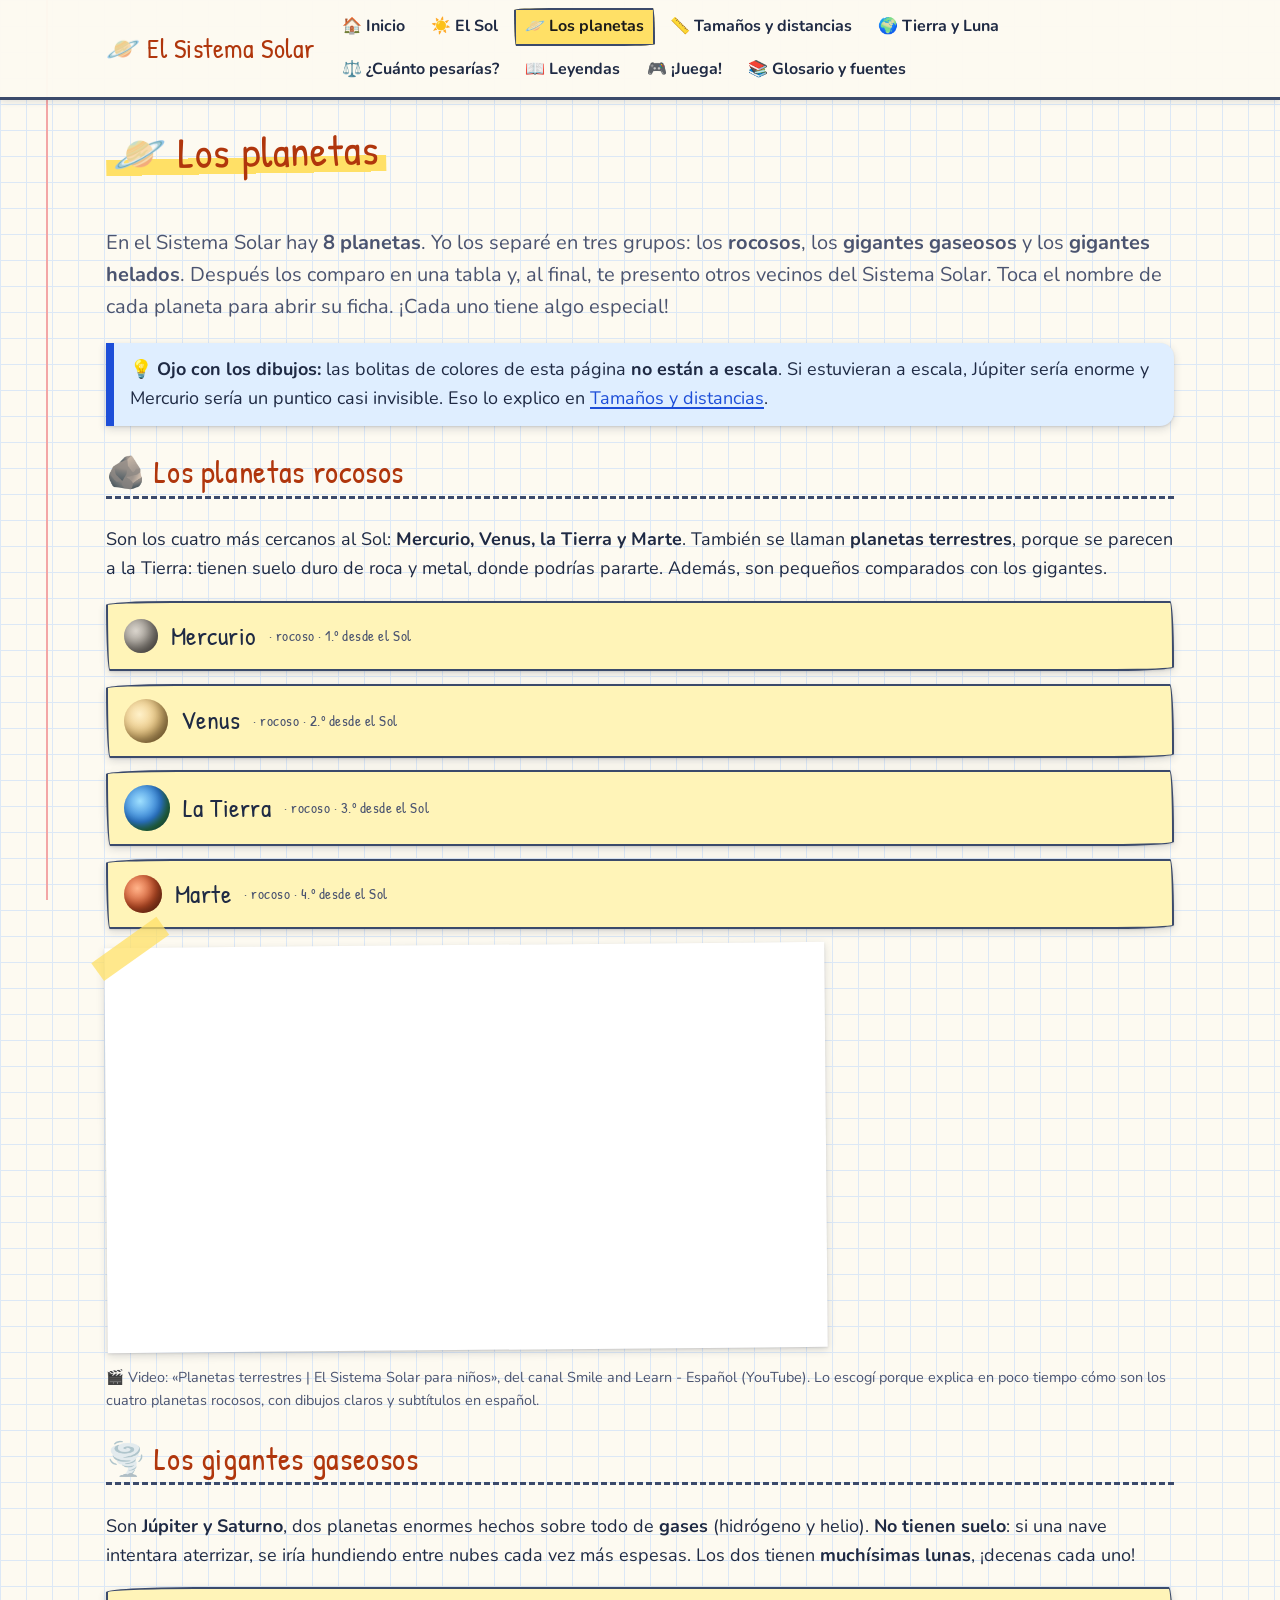
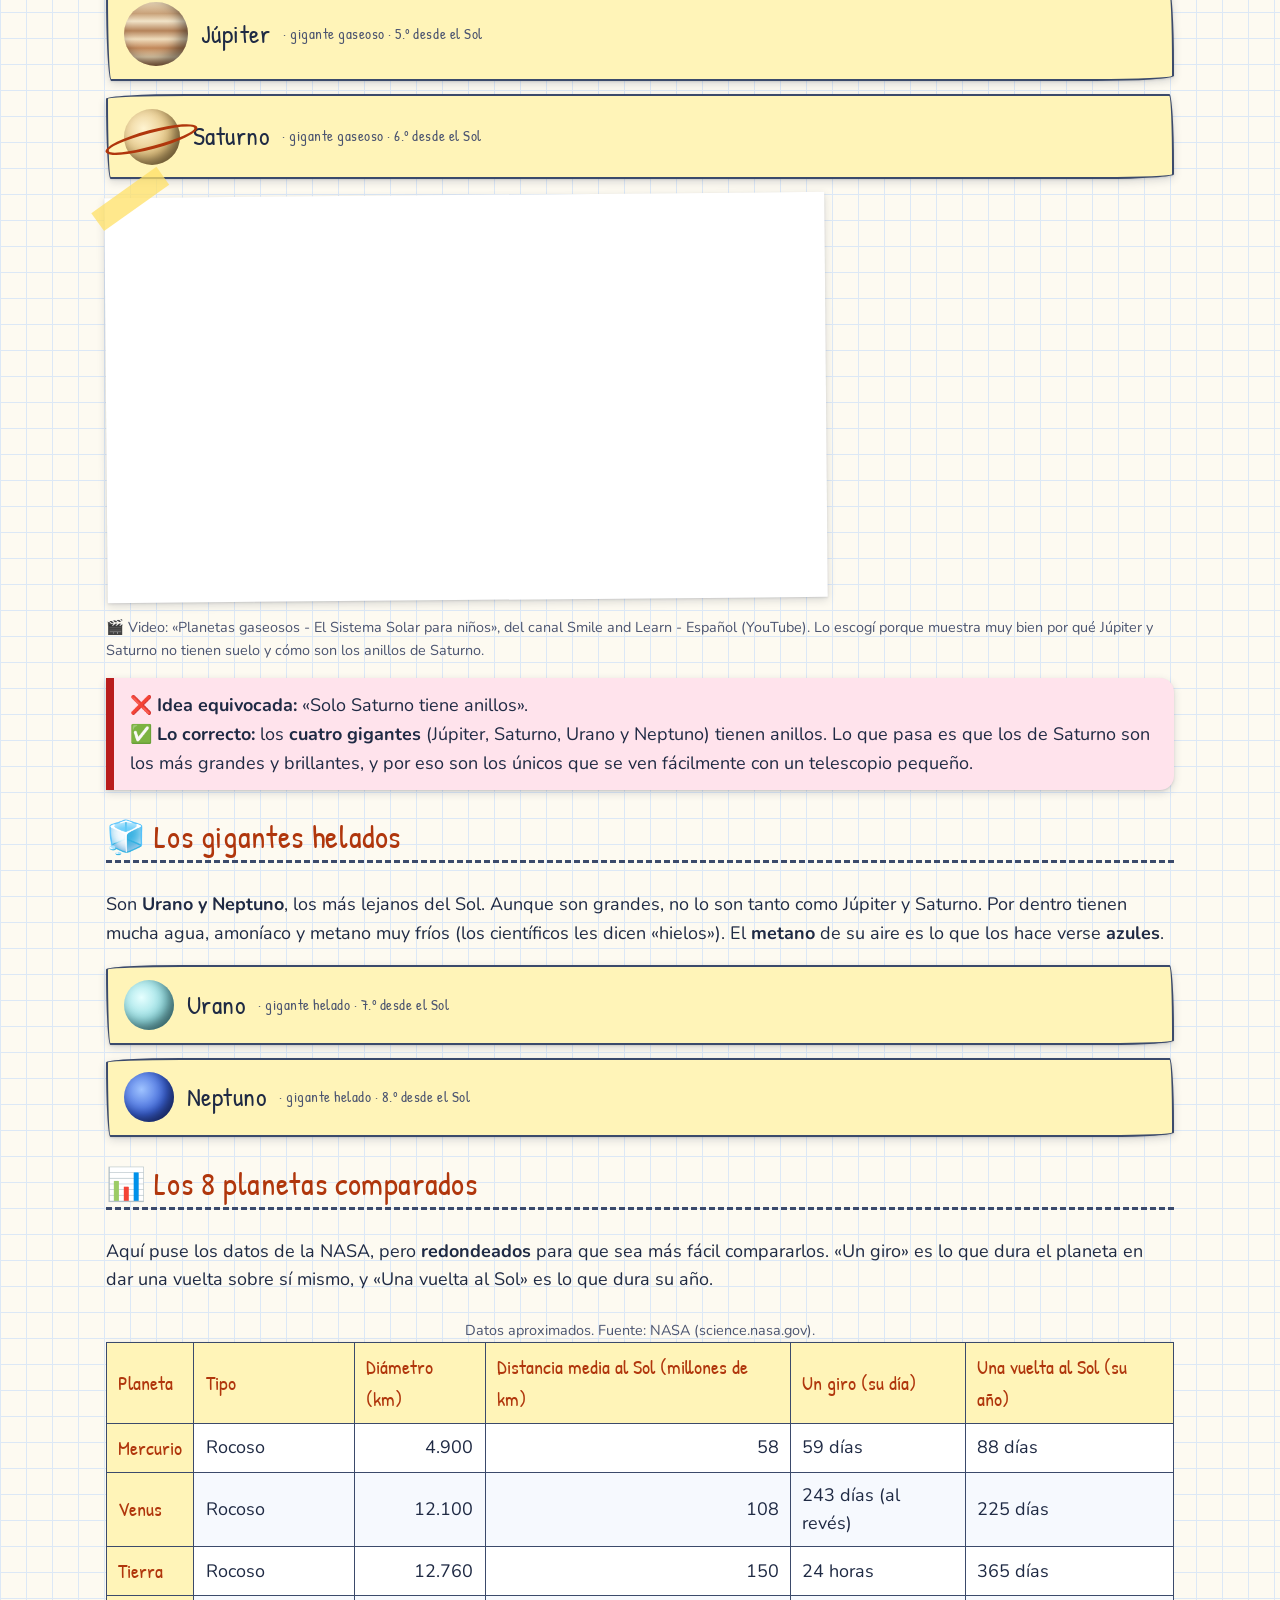
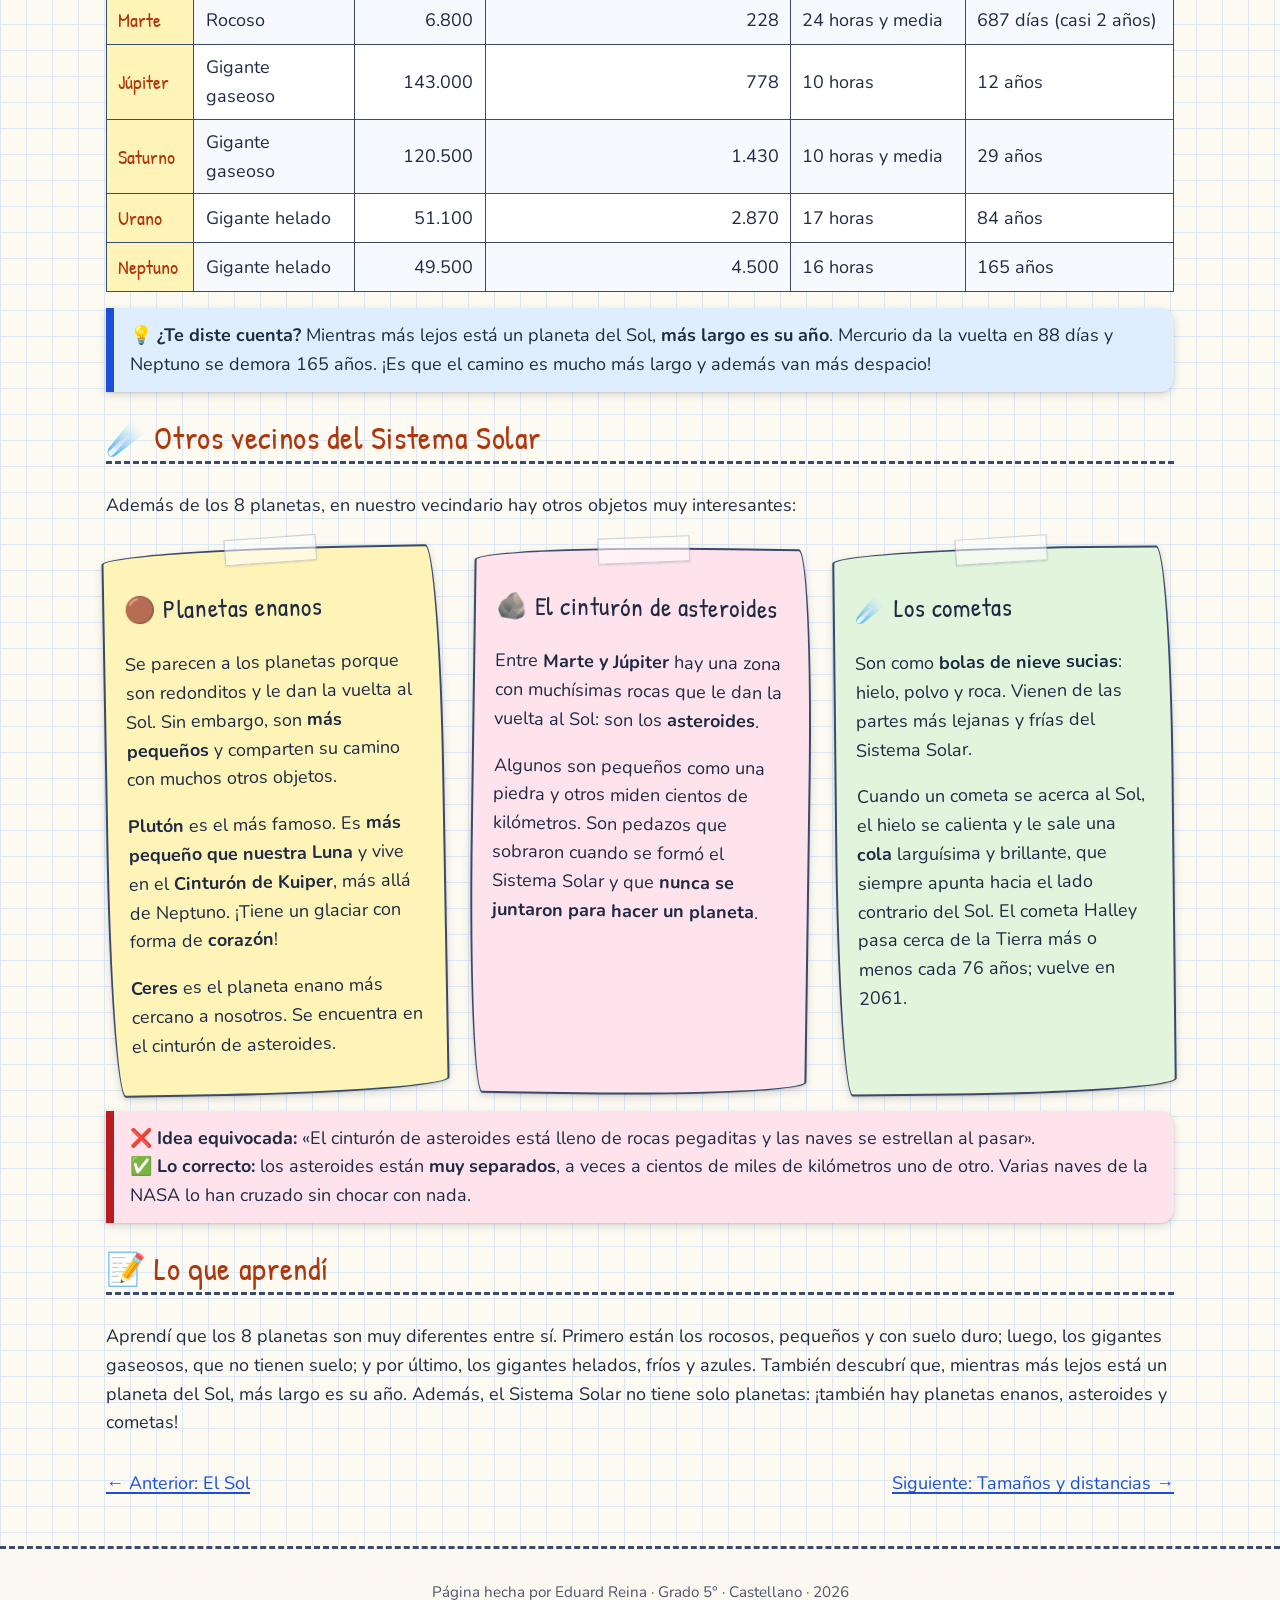
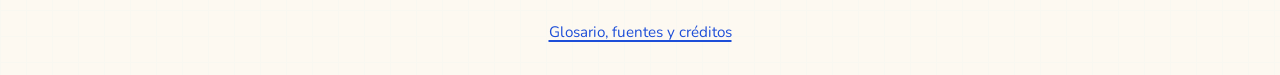
<file: planetas.html>
<!DOCTYPE html>
<html lang="es">
<head>
  <meta charset="UTF-8">
  <meta name="viewport" content="width=device-width, initial-scale=1.0">
  <title>El Sistema Solar | Los planetas</title>
  <meta name="description" content="Fichas de los 8 planetas del Sistema Solar (rocosos, gigantes gaseosos y gigantes helados), tabla comparativa y otros vecinos: planetas enanos, asteroides y cometas.">
  <link rel="stylesheet" href="css/estilos.css">
  <link rel="stylesheet" href="css/tema-cuaderno.css">
  <style>
    /* Estilos pequeños solo para esta página */
    /* Las fichas de planetas quedan una debajo de la otra con espacio */
    .grupo-planetas details.planeta { margin: 0 0 0.8rem; }
    .grupo-planetas details.planeta ul { margin: 0.2rem 0 0.4rem; padding-left: 1.3rem; }
    .grupo-planetas details.planeta li { margin-bottom: 0.3rem; }
    /* La etiqueta pequeña que dice el tipo de planeta */
    .tipo-planeta { font-size: 0.95rem; font-weight: normal; color: var(--texto-suave); }
    /* El anillo de Saturno: un óvalo alrededor de la bolita */
    .con-anillo { position: relative; }
    .con-anillo::after {
      content: "";
      position: absolute;
      left: -35%;
      right: -35%;
      top: 38%;
      height: 24%;
      border: 3px solid var(--acento);
      border-radius: 50%;
      transform: rotate(-15deg);
    }
    /* Los números de la tabla quedan alineados a la derecha */
    td.numero { text-align: right; white-space: nowrap; }
  </style>
</head>
<body>

  <!-- ===== ENCABEZADO Y MENÚ (es igual en todas las páginas) ===== -->
  <header class="encabezado">
    <div class="encabezado-interior">
      <a class="logo" href="index.html">🪐 El Sistema Solar</a>
      <nav aria-label="Menú principal">
        <details class="menu" open>
          <summary>☰ Menú</summary>
          <ul>
            <li><a href="index.html">🏠 Inicio</a></li>
            <li><a href="sol.html">☀️ El Sol</a></li>
            <li><a href="planetas.html" aria-current="page">🪐 Los planetas</a></li>
            <li><a href="tamanos.html">📏 Tamaños y distancias</a></li>
            <li><a href="tierra-luna.html">🌍 Tierra y Luna</a></li>
            <li><a href="peso.html">⚖️ ¿Cuánto pesarías?</a></li>
            <li><a href="leyendas.html">📖 Leyendas</a></li>
            <li><a href="juega.html">🎮 ¡Juega!</a></li>
            <li><a href="creditos.html">📚 Glosario y fuentes</a></li>
          </ul>
        </details>
      </nav>
    </div>
  </header>

  <!-- ===== CONTENIDO DE ESTA PÁGINA ===== -->
  <main>
    <h1>🪐 Los planetas</h1>
    <p class="intro">
      En el Sistema Solar hay <strong>8 planetas</strong>. Yo los separé en tres grupos:
      los <strong>rocosos</strong>, los <strong>gigantes gaseosos</strong> y los
      <strong>gigantes helados</strong>. Después los comparo en una tabla y, al final, te
      presento otros vecinos del Sistema Solar. Toca el nombre de cada planeta para abrir su
      ficha. ¡Cada uno tiene algo especial!
    </p>

    <div class="sabias">
      <strong>💡 Ojo con los dibujos:</strong> las bolitas de colores de esta página
      <strong>no están a escala</strong>. Si estuvieran a escala, Júpiter sería enorme y
      Mercurio sería un puntico casi invisible. Eso lo explico en
      <a href="tamanos.html">Tamaños y distancias</a>.
    </div>

    <!-- ===== GRUPO 1: PLANETAS ROCOSOS ===== -->
    <h2>🪨 Los planetas rocosos</h2>
    <p>
      Son los cuatro más cercanos al Sol: <strong>Mercurio, Venus, la Tierra y Marte</strong>.
      También se llaman <strong>planetas terrestres</strong>, porque se parecen a la Tierra:
      tienen suelo duro de roca y metal, donde podrías pararte. Además, son pequeños comparados con los gigantes.
    </p>

    <div class="grupo-planetas">
      <details class="planeta">
        <summary>
          <span class="planeta-bola" style="width:34px;height:34px;background:radial-gradient(circle at 35% 35%, #d9d4cc, #9a948c 60%, #6b665f);" role="img" aria-label="Dibujo de Mercurio: bolita gris"></span>
          Mercurio <span class="tipo-planeta">· rocoso · 1.º desde el Sol</span>
        </summary>
        <ul>
          <li>Es el planeta <strong>más cercano al Sol</strong> y el <strong>más pequeño</strong> de los ocho. Es apenas un poco más grande que nuestra Luna.</li>
          <li>Es el <strong>más rápido</strong>: le da la vuelta al Sol en solo <strong>88 días</strong>. ¡Allá un año es más corto que tres meses de aquí!</li>
          <li>Casi no tiene aire que guarde el calor. Por eso de día hace muchísimo calor (más de 400 °C) y de noche, muchísimo frío (más de 170 °C bajo cero).</li>
          <li>Está lleno de <strong>cráteres</strong>, como la Luna, y <strong>no tiene lunas</strong>.</li>
        </ul>
      </details>

      <details class="planeta">
        <summary>
          <span class="planeta-bola" style="width:44px;height:44px;background:radial-gradient(circle at 35% 35%, #fff1c9, #e8c27a 55%, #b8893d);" role="img" aria-label="Dibujo de Venus: bolita amarilla clara"></span>
          Venus <span class="tipo-planeta">· rocoso · 2.º desde el Sol</span>
        </summary>
        <ul>
          <li>Es el planeta <strong>más caliente</strong> del Sistema Solar, ¡aunque Mercurio está más cerca del Sol! Su suelo pasa de los <strong>450 °C</strong>, tanto que se derretiría el plomo.</li>
          <li>¿Por qué? Porque tiene una capa de aire muy gruesa, con nubes que <strong>atrapan el calor</strong> como una cobija.</li>
          <li>Gira <strong>al revés</strong> de casi todos los demás planetas, y muy despacio: un giro le toma <strong>243 días</strong>. Su día es más largo que su año.</li>
          <li>Tiene casi el mismo tamaño que la Tierra; por eso le dicen el «planeta gemelo». Sin embargo, allá no podríamos vivir.</li>
          <li>Después del Sol y la Luna, es el puntito más brillante del cielo. Lo puedes ver al atardecer o al amanecer.</li>
        </ul>
      </details>

      <details class="planeta">
        <summary>
          <span class="planeta-bola" style="width:46px;height:46px;background:radial-gradient(circle at 35% 35%, #9fe0ff, #2f7fd6 50%, #2e8b57 70%, #1b4f8a);" role="img" aria-label="Dibujo de la Tierra: bolita azul con verde"></span>
          La Tierra <span class="tipo-planeta">· rocoso · 3.º desde el Sol</span>
        </summary>
        <ul>
          <li>¡Es nuestra casa! Es el <strong>único planeta donde sabemos que hay vida</strong>.</li>
          <li>Además, es el único que tiene <strong>agua líquida en la superficie</strong>: océanos, ríos y lagos. Casi tres cuartas partes de la Tierra están cubiertas de agua.</li>
          <li>Tiene <strong>una sola luna</strong>: la Luna.</li>
          <li>Un giro sobre sí misma dura <strong>24 horas</strong> (un día) y una vuelta al Sol dura <strong>365 días</strong> (un año).</li>
          <li>Su aire (la <strong>atmósfera</strong>) nos deja respirar y nos protege de muchas rocas del espacio, que se queman antes de llegar al suelo.</li>
        </ul>
      </details>

      <details class="planeta">
        <summary>
          <span class="planeta-bola" style="width:38px;height:38px;background:radial-gradient(circle at 35% 35%, #ffb38a, #d2552b 55%, #8a2f12);" role="img" aria-label="Dibujo de Marte: bolita roja"></span>
          Marte <span class="tipo-planeta">· rocoso · 4.º desde el Sol</span>
        </summary>
        <ul>
          <li>Es el <strong>planeta rojo</strong>. Su suelo tiene mucho <strong>óxido de hierro</strong>, que es como el óxido de una puntilla vieja. ¡Por eso se ve rojizo!</li>
          <li>Ahí está el <strong>volcán más grande del Sistema Solar</strong>, el monte Olimpo. Es como tres veces más alto que el monte Everest.</li>
          <li>Tiene <strong>dos lunas pequeñitas</strong>: Fobos y Deimos.</li>
          <li>Su día dura casi lo mismo que el nuestro: unas <strong>24 horas y media</strong>. Pero su año dura casi <strong>2 años</strong> de la Tierra.</li>
          <li>Allá hay robots de la NASA explorando, como el róver <strong>Perseverance</strong>.</li>
        </ul>
      </details>
    </div>

    <div class="video">
      <iframe
        src="https://www.youtube-nocookie.com/embed/yMca5uUX4qQ?cc_load_policy=1&cc_lang_pref=es&rel=0"
        title="Video: Planetas terrestres, El Sistema Solar para niños, de Smile and Learn"
        loading="lazy"
        allow="accelerometer; clipboard-write; encrypted-media; gyroscope; picture-in-picture; web-share"
        referrerpolicy="strict-origin-when-cross-origin"
        allowfullscreen></iframe>
    </div>
    <p class="credito-video">🎬 Video: «Planetas terrestres | El Sistema Solar para niños», del canal Smile and Learn - Español (YouTube). Lo escogí porque explica en poco tiempo cómo son los cuatro planetas rocosos, con dibujos claros y subtítulos en español.</p>

    <!-- ===== GRUPO 2: GIGANTES GASEOSOS ===== -->
    <h2>🌪️ Los gigantes gaseosos</h2>
    <p>
      Son <strong>Júpiter y Saturno</strong>, dos planetas enormes hechos sobre todo de
      <strong>gases</strong> (hidrógeno y helio). <strong>No tienen suelo</strong>: si una nave
      intentara aterrizar, se iría hundiendo entre nubes cada vez más espesas.
      Los dos tienen <strong>muchísimas lunas</strong>, ¡decenas cada uno!
    </p>

    <div class="grupo-planetas">
      <details class="planeta">
        <summary>
          <span class="planeta-bola" style="width:64px;height:64px;background:linear-gradient(180deg, #e9d7b8 0%, #c9a27a 18%, #f1e3c8 30%, #b5835a 45%, #efdcbc 58%, #c48a5c 72%, #e8d3b0 86%, #a8754d 100%);" role="img" aria-label="Dibujo de Júpiter: bola grande con rayas cafés y crema"></span>
          Júpiter <span class="tipo-planeta">· gigante gaseoso · 5.º desde el Sol</span>
        </summary>
        <ul>
          <li>Es el planeta <strong>más grande</strong> de todos. Dentro de Júpiter cabrían <strong>más de 1.000 Tierras</strong>.</li>
          <li>Tiene la <strong>Gran Mancha Roja</strong>: una tormenta gigante, <strong>más grande que toda la Tierra</strong>, que lleva soplando cientos de años.</li>
          <li>Es el que <strong>gira más rápido</strong>: su día dura solo unas <strong>10 horas</strong>.</li>
          <li>Tiene <strong>muchísimas lunas</strong>. Una de ellas, Ganímedes, es la luna más grande del Sistema Solar, ¡más grande que Mercurio!</li>
        </ul>
      </details>

      <details class="planeta">
        <summary>
          <span class="planeta-bola con-anillo" style="width:56px;height:56px;background:radial-gradient(circle at 35% 35%, #fff4d1, #e3c27f 55%, #a98443);" role="img" aria-label="Dibujo de Saturno: bola amarilla clara con un anillo"></span>
          Saturno <span class="tipo-planeta">· gigante gaseoso · 6.º desde el Sol</span>
        </summary>
        <ul>
          <li>Es famoso por sus <strong>anillos</strong>, los más grandes y bonitos del Sistema Solar.</li>
          <li>Los anillos no son sólidos: están hechos de <strong>millones de pedazos de hielo y roca</strong>. Algunos son chiquitos como granos de arena y otros grandes como una casa.</li>
          <li>Es el <strong>segundo planeta más grande</strong>, después de Júpiter.</li>
          <li>También tiene <strong>muchísimas lunas</strong>. La más grande, Titán, tiene ríos y lagos, ¡pero no de agua sino de metano!</li>
          <li>Júpiter, Urano y Neptuno también tienen anillos, pero son mucho más delgaditos y oscuros.</li>
        </ul>
      </details>
    </div>

    <div class="video">
      <iframe
        src="https://www.youtube-nocookie.com/embed/iOlyf8w3CjI?cc_load_policy=1&cc_lang_pref=es&rel=0"
        title="Video: Planetas gaseosos, El Sistema Solar para niños, de Smile and Learn"
        loading="lazy"
        allow="accelerometer; clipboard-write; encrypted-media; gyroscope; picture-in-picture; web-share"
        referrerpolicy="strict-origin-when-cross-origin"
        allowfullscreen></iframe>
    </div>
    <p class="credito-video">🎬 Video: «Planetas gaseosos - El Sistema Solar para niños», del canal Smile and Learn - Español (YouTube). Lo escogí porque muestra muy bien por qué Júpiter y Saturno no tienen suelo y cómo son los anillos de Saturno.</p>

    <div class="mito">
      <strong>❌ Idea equivocada:</strong> «Solo Saturno tiene anillos».<br>
      <strong>✅ Lo correcto:</strong> los <strong>cuatro gigantes</strong> (Júpiter, Saturno,
      Urano y Neptuno) tienen anillos. Lo que pasa es que los de Saturno son los más grandes
      y brillantes, y por eso son los únicos que se ven fácilmente con un telescopio pequeño.
    </div>

    <!-- ===== GRUPO 3: GIGANTES HELADOS ===== -->
    <h2>🧊 Los gigantes helados</h2>
    <p>
      Son <strong>Urano y Neptuno</strong>, los más lejanos del Sol. Aunque son grandes, no lo
      son tanto como Júpiter y Saturno. Por dentro tienen mucha agua, amoníaco y metano muy fríos
      (los científicos les dicen «hielos»). El <strong>metano</strong> de su aire es lo que los
      hace verse <strong>azules</strong>.
    </p>

    <div class="grupo-planetas">
      <details class="planeta">
        <summary>
          <span class="planeta-bola" style="width:50px;height:50px;background:radial-gradient(circle at 35% 35%, #e6ffff, #8fdbe0 55%, #4a9fa8);" role="img" aria-label="Dibujo de Urano: bola azul verdosa"></span>
          Urano <span class="tipo-planeta">· gigante helado · 7.º desde el Sol</span>
        </summary>
        <ul>
          <li>¡Urano <strong>gira de lado</strong>! Está tan inclinado que parece una pelota que va <strong>rodando</strong> alrededor del Sol.</li>
          <li>Los científicos creen que hace muchísimo tiempo algo muy grande chocó contra él y lo dejó acostado.</li>
          <li>Es de color <strong>azul verdoso</strong>, por el metano de su aire.</li>
          <li>Se demora <strong>84 años</strong> en darle una vuelta al Sol. ¡Una persona tendría que ser abuelita para cumplir un año en Urano!</li>
          <li>Fue el primer planeta descubierto con telescopio, en 1781.</li>
        </ul>
      </details>

      <details class="planeta">
        <summary>
          <span class="planeta-bola" style="width:50px;height:50px;background:radial-gradient(circle at 35% 35%, #9fc3ff, #3b63d9 55%, #1d2f8a);" role="img" aria-label="Dibujo de Neptuno: bola azul oscuro"></span>
          Neptuno <span class="tipo-planeta">· gigante helado · 8.º desde el Sol</span>
        </summary>
        <ul>
          <li>Es el planeta <strong>más lejano del Sol</strong>. Allá es oscuro y hace un frío tremendo.</li>
          <li>Tiene los <strong>vientos más rápidos</strong> del Sistema Solar: ¡más de <strong>2.000 km por hora</strong>! Eso es más rápido que un avión.</li>
          <li>Es de color <strong>azul</strong>, también por el metano.</li>
          <li>Su año dura unos <strong>165 años</strong> de la Tierra. Desde que lo descubrieron en 1846, solo ha dado <strong>una</strong> vuelta completa al Sol (la terminó en 2011).</li>
          <li>No se ve sin telescopio. Lo encontraron primero <strong>con matemáticas</strong>, viendo cómo jalaba a Urano, ¡y después lo buscaron y ahí estaba!</li>
        </ul>
      </details>
    </div>

    <!-- ===== TABLA COMPARATIVA ===== -->
    <h2>📊 Los 8 planetas comparados</h2>
    <p>
      Aquí puse los datos de la NASA, pero <strong>redondeados</strong> para que sea más fácil
      compararlos. «Un giro» es lo que dura el planeta en dar una vuelta sobre sí mismo, y
      «Una vuelta al Sol» es lo que dura su año.
    </p>

    <div class="tabla-contenedor">
      <table>
        <caption class="credito-video">Datos aproximados. Fuente: NASA (science.nasa.gov).</caption>
        <thead>
          <tr>
            <th scope="col">Planeta</th>
            <th scope="col">Tipo</th>
            <th scope="col">Diámetro (km)</th>
            <th scope="col">Distancia media al Sol (millones de km)</th>
            <th scope="col">Un giro (su día)</th>
            <th scope="col">Una vuelta al Sol (su año)</th>
          </tr>
        </thead>
        <tbody>
          <tr>
            <th scope="row">Mercurio</th><td>Rocoso</td>
            <td class="numero">4.900</td><td class="numero">58</td>
            <td>59 días</td><td>88 días</td>
          </tr>
          <tr>
            <th scope="row">Venus</th><td>Rocoso</td>
            <td class="numero">12.100</td><td class="numero">108</td>
            <td>243 días (al revés)</td><td>225 días</td>
          </tr>
          <tr>
            <th scope="row">Tierra</th><td>Rocoso</td>
            <td class="numero">12.760</td><td class="numero">150</td>
            <td>24 horas</td><td>365 días</td>
          </tr>
          <tr>
            <th scope="row">Marte</th><td>Rocoso</td>
            <td class="numero">6.800</td><td class="numero">228</td>
            <td>24 horas y media</td><td>687 días (casi 2 años)</td>
          </tr>
          <tr>
            <th scope="row">Júpiter</th><td>Gigante gaseoso</td>
            <td class="numero">143.000</td><td class="numero">778</td>
            <td>10 horas</td><td>12 años</td>
          </tr>
          <tr>
            <th scope="row">Saturno</th><td>Gigante gaseoso</td>
            <td class="numero">120.500</td><td class="numero">1.430</td>
            <td>10 horas y media</td><td>29 años</td>
          </tr>
          <tr>
            <th scope="row">Urano</th><td>Gigante helado</td>
            <td class="numero">51.100</td><td class="numero">2.870</td>
            <td>17 horas</td><td>84 años</td>
          </tr>
          <tr>
            <th scope="row">Neptuno</th><td>Gigante helado</td>
            <td class="numero">49.500</td><td class="numero">4.500</td>
            <td>16 horas</td><td>165 años</td>
          </tr>
        </tbody>
      </table>
    </div>

    <div class="sabias">
      <strong>💡 ¿Te diste cuenta?</strong> Mientras más lejos está un planeta del Sol,
      <strong>más largo es su año</strong>. Mercurio da la vuelta en 88 días y Neptuno se
      demora 165 años. ¡Es que el camino es mucho más largo y además van más despacio!
    </div>

    <!-- ===== OTROS VECINOS ===== -->
    <h2>☄️ Otros vecinos del Sistema Solar</h2>
    <p>Además de los 8 planetas, en nuestro vecindario hay otros objetos muy interesantes:</p>

    <div class="rejilla">
      <div class="tarjeta">
        <h3>🟤 Planetas enanos</h3>
        <p>
          Se parecen a los planetas porque son redonditos y le dan la vuelta al Sol. Sin embargo, son
          <strong>más pequeños</strong> y comparten su camino con muchos otros objetos.
        </p>
        <p>
          <strong>Plutón</strong> es el más famoso. Es <strong>más pequeño que nuestra Luna</strong>
          y vive en el <strong>Cinturón de Kuiper</strong>, más allá de Neptuno. ¡Tiene un glaciar
          con forma de <strong>corazón</strong>!
        </p>
        <p>
          <strong>Ceres</strong> es el planeta enano más cercano a nosotros. Se encuentra en el cinturón de asteroides.
        </p>
      </div>

      <div class="tarjeta">
        <h3>🪨 El cinturón de asteroides</h3>
        <p>
          Entre <strong>Marte y Júpiter</strong> hay una zona con muchísimas rocas que le dan la
          vuelta al Sol: son los <strong>asteroides</strong>.
        </p>
        <p>
          Algunos son pequeños como una piedra y otros miden cientos de kilómetros.
          Son pedazos que sobraron cuando se formó el Sistema Solar y que
          <strong>nunca se juntaron para hacer un planeta</strong>.
        </p>
      </div>

      <div class="tarjeta">
        <h3>☄️ Los cometas</h3>
        <p>
          Son como <strong>bolas de nieve sucias</strong>: hielo, polvo y roca. Vienen de las
          partes más lejanas y frías del Sistema Solar.
        </p>
        <p>
          Cuando un cometa se acerca al Sol, el hielo se calienta y le sale una
          <strong>cola</strong> larguísima y brillante, que siempre apunta hacia el lado contrario del Sol.
          El cometa Halley pasa cerca de la Tierra más o menos cada 76 años; vuelve en 2061.
        </p>
      </div>
    </div>

    <div class="mito">
      <strong>❌ Idea equivocada:</strong> «El cinturón de asteroides está lleno de rocas
      pegaditas y las naves se estrellan al pasar».<br>
      <strong>✅ Lo correcto:</strong> los asteroides están <strong>muy separados</strong>,
      a veces a cientos de miles de kilómetros uno de otro. Varias naves de la NASA lo han
      cruzado sin chocar con nada.
    </div>

    <!-- ===== CIERRE ===== -->
    <h2>📝 Lo que aprendí</h2>
    <p>
      Aprendí que los 8 planetas son muy diferentes entre sí. Primero están los rocosos, pequeños
      y con suelo duro; luego, los gigantes gaseosos, que no tienen suelo; y por último, los
      gigantes helados, fríos y azules. También descubrí que, mientras más lejos está un planeta
      del Sol, más largo es su año. Además, el Sistema Solar no tiene solo planetas: ¡también
      hay planetas enanos, asteroides y cometas!
    </p>

    <nav class="navegacion-paginas" aria-label="Páginas siguiente y anterior">
      <a href="sol.html">← Anterior: El Sol</a>
      <a href="tamanos.html">Siguiente: Tamaños y distancias →</a>
    </nav>
  </main>

  <!-- ===== PIE DE PÁGINA (es igual en todas las páginas) ===== -->
  <footer>
    <p>Página hecha por <span class="autor">Eduard Reina</span> · Grado 5° · Castellano · 2026</p>
    <p><a href="creditos.html">Glosario, fuentes y créditos</a></p>
  </footer>

  <script src="js/menu.js"></script>
</body>
</html>
</file>
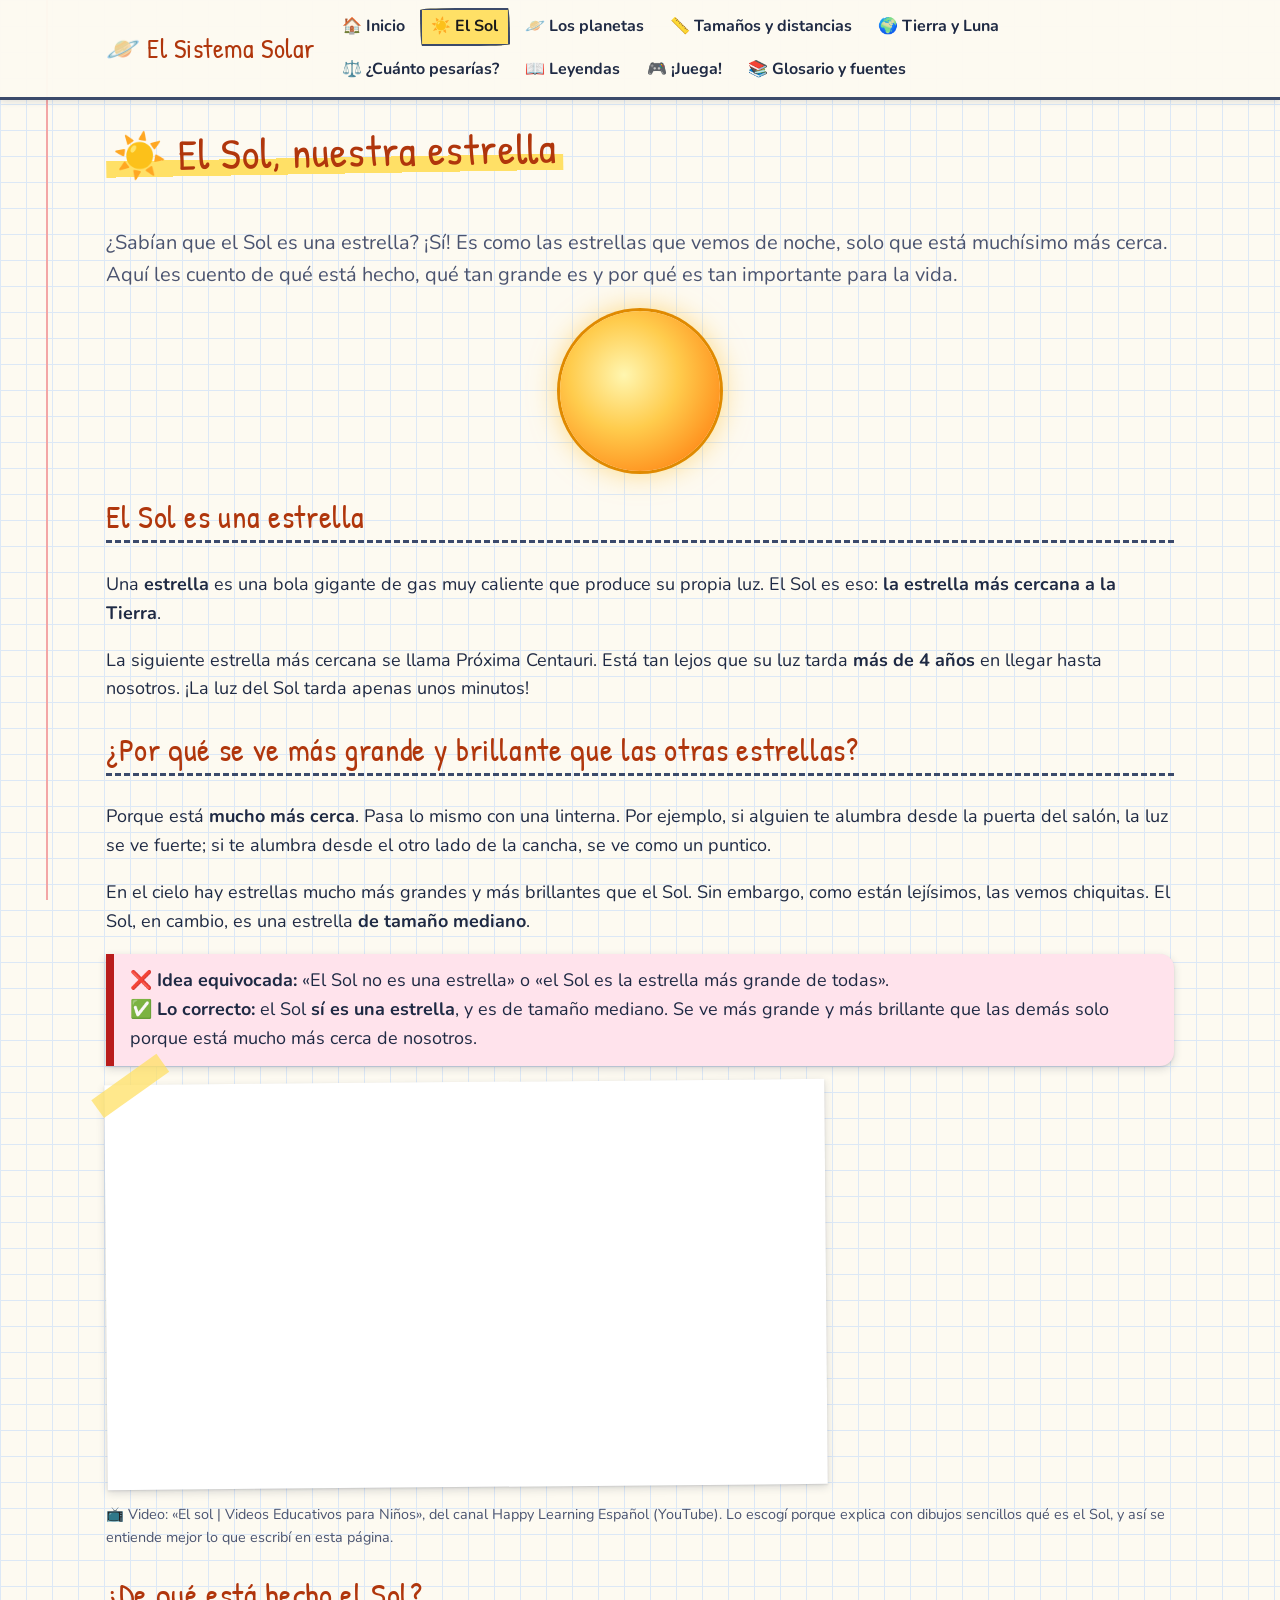
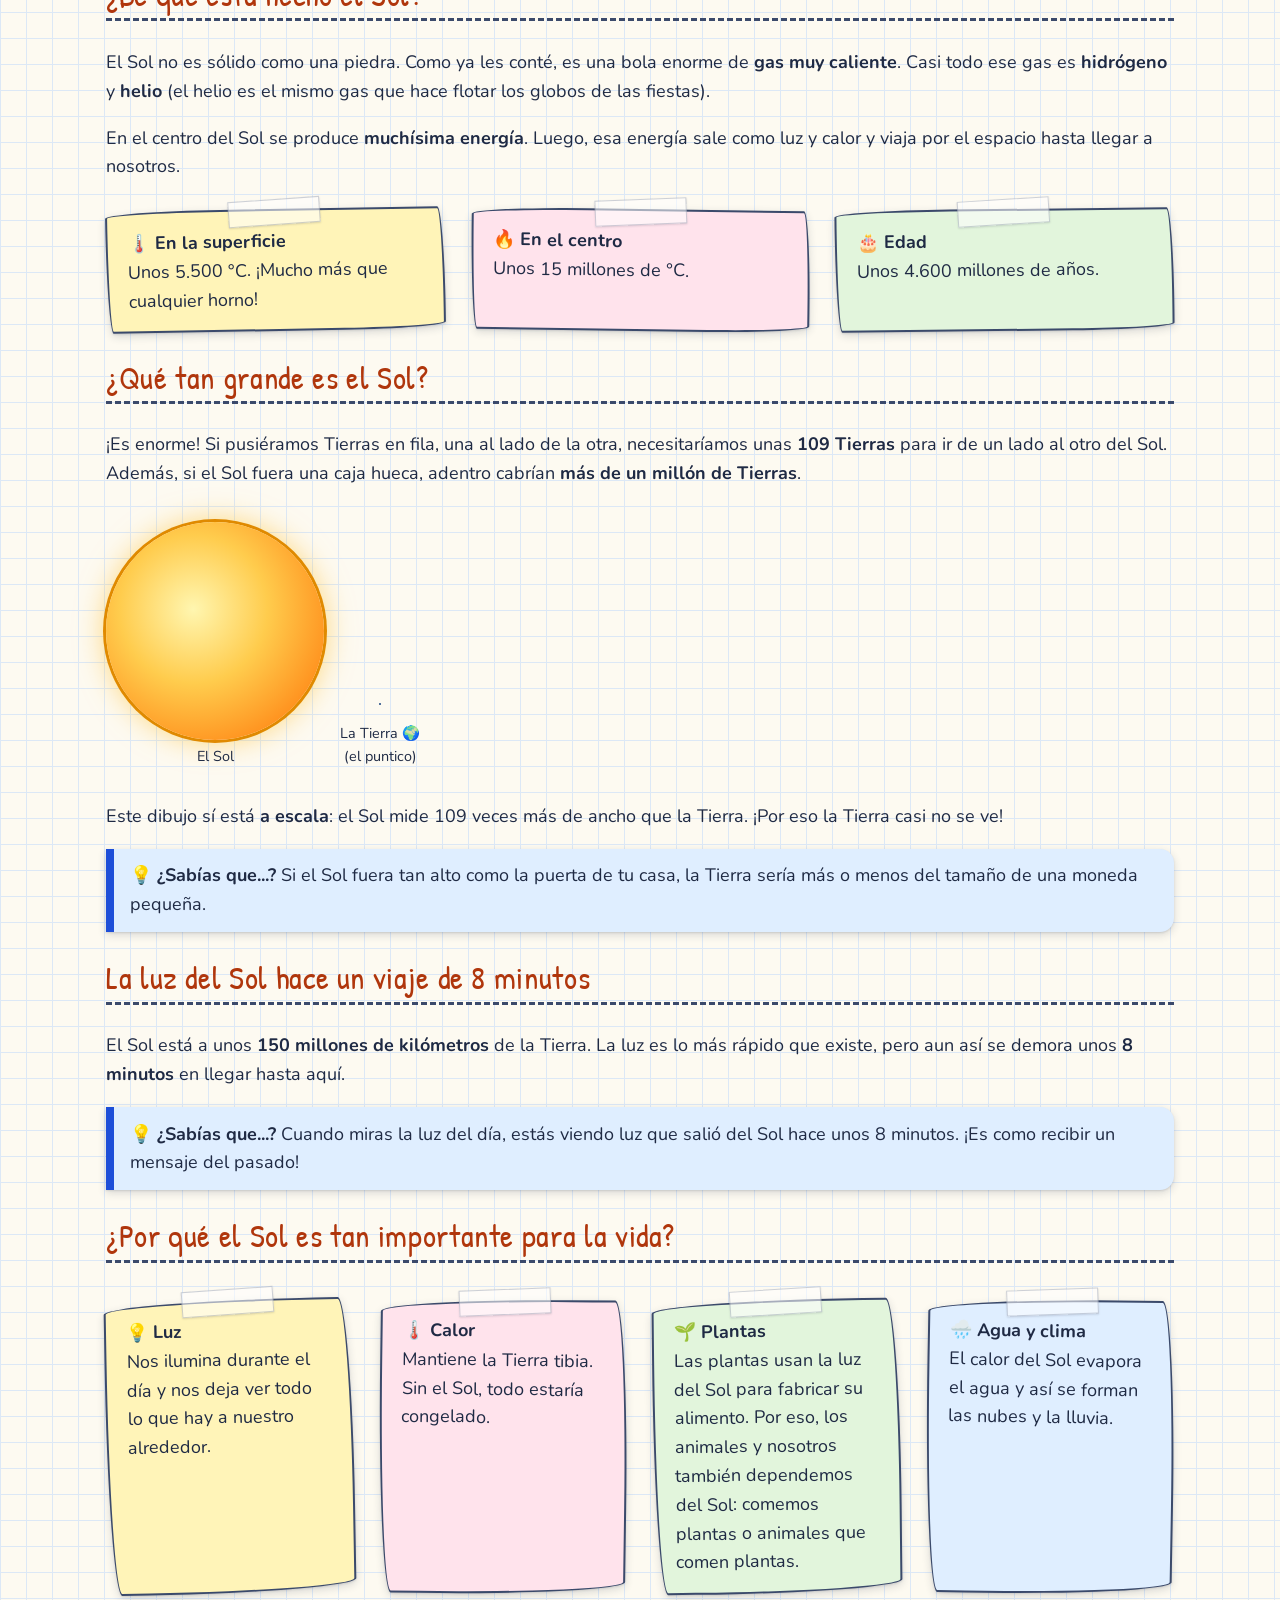
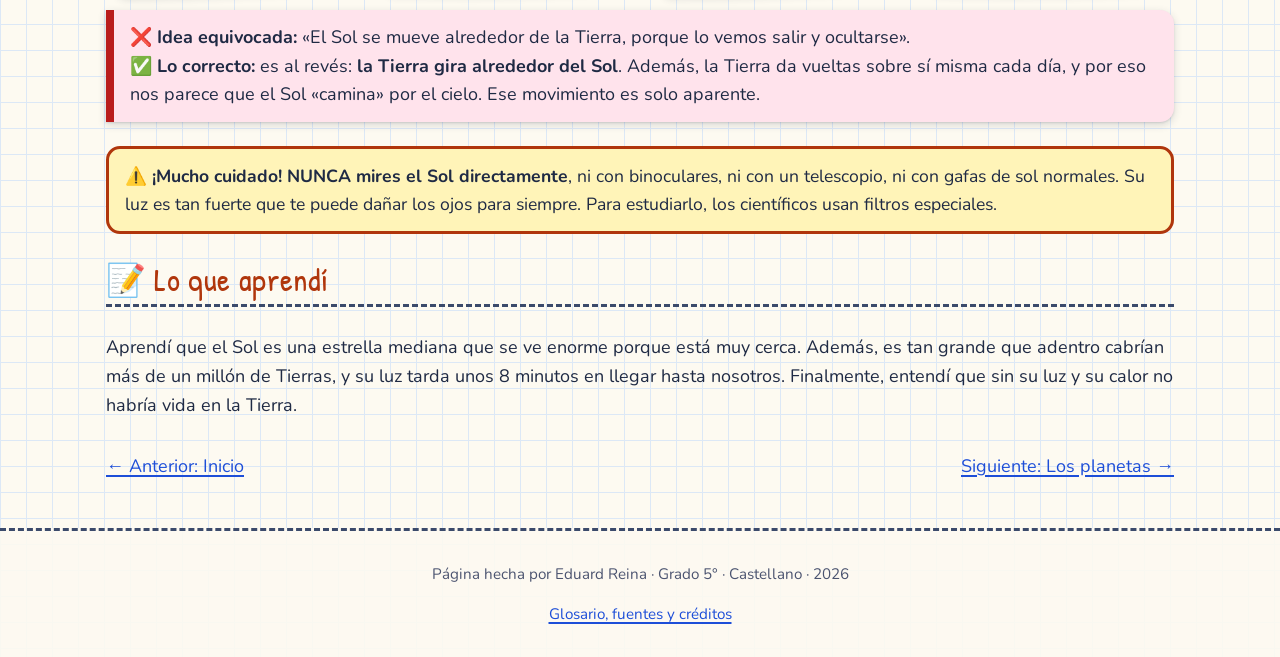
<file: sol.html>
<!DOCTYPE html>
<html lang="es">
<head>
  <meta charset="UTF-8">
  <meta name="viewport" content="width=device-width, initial-scale=1.0">
  <title>El Sistema Solar | El Sol</title>
  <meta name="description" content="El Sol, nuestra estrella: de qué está hecho, qué tan grande es, por qué se ve más brillante que las otras estrellas y por qué es importante para la vida.">
  <link rel="stylesheet" href="css/estilos.css">
  <link rel="stylesheet" href="css/tema-cuaderno.css">
  <style>
    /* Comparación del Sol y la Tierra al mismo tamaño de escala */
    .comparador .sol-bola { margin: 0; }
  </style>
</head>
<body>

  <!-- ===== ENCABEZADO Y MENÚ (es igual en todas las páginas) ===== -->
  <header class="encabezado">
    <div class="encabezado-interior">
      <a class="logo" href="index.html">🪐 El Sistema Solar</a>
      <nav aria-label="Menú principal">
        <details class="menu" open>
          <summary>☰ Menú</summary>
          <ul>
            <li><a href="index.html">🏠 Inicio</a></li>
            <li><a href="sol.html" aria-current="page">☀️ El Sol</a></li>
            <li><a href="planetas.html">🪐 Los planetas</a></li>
            <li><a href="tamanos.html">📏 Tamaños y distancias</a></li>
            <li><a href="tierra-luna.html">🌍 Tierra y Luna</a></li>
            <li><a href="peso.html">⚖️ ¿Cuánto pesarías?</a></li>
            <li><a href="leyendas.html">📖 Leyendas</a></li>
            <li><a href="juega.html">🎮 ¡Juega!</a></li>
            <li><a href="creditos.html">📚 Glosario y fuentes</a></li>
          </ul>
        </details>
      </nav>
    </div>
  </header>

  <!-- ===== CONTENIDO DE ESTA PÁGINA ===== -->
  <main>
    <h1>☀️ El Sol, nuestra estrella</h1>
    <p class="intro">
      ¿Sabían que el Sol es una estrella? ¡Sí! Es como las estrellas que vemos
      de noche, solo que está muchísimo más cerca. Aquí les cuento de qué está hecho,
      qué tan grande es y por qué es tan importante para la vida.
    </p>

    <div class="sol-bola" role="img" aria-label="Dibujo del Sol: un círculo amarillo y naranja que brilla"></div>

    <h2>El Sol es una estrella</h2>
    <p>
      Una <strong>estrella</strong> es una bola gigante de gas muy caliente que produce
      su propia luz. El Sol es eso: <strong>la estrella más cercana a la Tierra</strong>.
    </p>
    <p>
      La siguiente estrella más cercana se llama Próxima Centauri. Está tan lejos que su luz
      tarda <strong>más de 4 años</strong> en llegar hasta nosotros. ¡La luz del Sol tarda
      apenas unos minutos!
    </p>

    <h2>¿Por qué se ve más grande y brillante que las otras estrellas?</h2>
    <p>
      Porque está <strong>mucho más cerca</strong>. Pasa lo mismo con una linterna. Por ejemplo,
      si alguien te alumbra desde la puerta del salón, la luz se ve fuerte; si te alumbra
      desde el otro lado de la cancha, se ve como un puntico.
    </p>
    <p>
      En el cielo hay estrellas mucho más grandes y más brillantes que el Sol. Sin embargo,
      como están lejísimos, las vemos chiquitas. El Sol, en cambio, es una estrella
      <strong>de tamaño mediano</strong>.
    </p>

    <div class="mito">
      <strong>❌ Idea equivocada:</strong> «El Sol no es una estrella» o «el Sol es la estrella más grande de todas».<br>
      <strong>✅ Lo correcto:</strong> el Sol <strong>sí es una estrella</strong>, y es de tamaño
      mediano. Se ve más grande y más brillante que las demás solo porque está mucho más cerca de nosotros.
    </div>

    <div class="video">
      <iframe
        src="https://www.youtube-nocookie.com/embed/wANko2eM_uY?cc_load_policy=1&cc_lang_pref=es&rel=0"
        title="Video: El Sol, de Happy Learning Español"
        loading="lazy"
        allow="accelerometer; clipboard-write; encrypted-media; gyroscope; picture-in-picture; web-share"
        referrerpolicy="strict-origin-when-cross-origin"
        allowfullscreen></iframe>
    </div>
    <p class="credito-video">
      📺 Video: «El sol | Videos Educativos para Niños», del canal Happy Learning Español
      (YouTube). Lo escogí porque explica con dibujos sencillos qué es el Sol, y así se
      entiende mejor lo que escribí en esta página.
    </p>

    <h2>¿De qué está hecho el Sol?</h2>
    <p>
      El Sol no es sólido como una piedra. Como ya les conté, es una bola enorme de
      <strong>gas muy caliente</strong>. Casi todo ese gas es <strong>hidrógeno</strong> y <strong>helio</strong>
      (el helio es el mismo gas que hace flotar los globos de las fiestas).
    </p>
    <p>
      En el centro del Sol se produce <strong>muchísima energía</strong>. Luego, esa energía sale
      como luz y calor y viaja por el espacio hasta llegar a nosotros.
    </p>
    <div class="rejilla">
      <div class="tarjeta">🌡️ <strong>En la superficie</strong><br>Unos 5.500 °C. ¡Mucho más que cualquier horno!</div>
      <div class="tarjeta">🔥 <strong>En el centro</strong><br>Unos 15 millones de °C.</div>
      <div class="tarjeta">🎂 <strong>Edad</strong><br>Unos 4.600 millones de años.</div>
    </div>

    <h2>¿Qué tan grande es el Sol?</h2>
    <p>
      ¡Es enorme! Si pusiéramos Tierras en fila, una al lado de la otra, necesitaríamos
      unas <strong>109 Tierras</strong> para ir de un lado al otro del Sol.
      Además, si el Sol fuera una caja hueca, adentro cabrían <strong>más de un millón de Tierras</strong>.
    </p>

    <div class="comparador">
      <figure>
        <div class="sol-bola" style="width: 218px; height: 218px;" role="img"
             aria-label="El Sol dibujado como un círculo grande de 218 puntos de ancho"></div>
        <figcaption>El Sol</figcaption>
      </figure>
      <figure>
        <span class="planeta-bola" style="width: 2px; height: 2px; background: #4f8fe8;" role="img"
              aria-label="La Tierra dibujada como un puntico de 2 puntos de ancho"></span>
        <figcaption>La Tierra 🌍<br>(el puntico)</figcaption>
      </figure>
    </div>
    <p>
      Este dibujo sí está <strong>a escala</strong>: el Sol mide 109 veces más de ancho que
      la Tierra. ¡Por eso la Tierra casi no se ve!
    </p>

    <div class="sabias">
      <strong>💡 ¿Sabías que...?</strong>
      Si el Sol fuera tan alto como la puerta de tu casa, la Tierra sería más o menos del
      tamaño de una moneda pequeña.
    </div>

    <h2>La luz del Sol hace un viaje de 8 minutos</h2>
    <p>
      El Sol está a unos <strong>150 millones de kilómetros</strong> de la Tierra.
      La luz es lo más rápido que existe, pero aun así se demora unos
      <strong>8 minutos</strong> en llegar hasta aquí.
    </p>
    <div class="sabias">
      <strong>💡 ¿Sabías que...?</strong>
      Cuando miras la luz del día, estás viendo luz que salió del Sol hace unos 8 minutos.
      ¡Es como recibir un mensaje del pasado!
    </div>

    <h2>¿Por qué el Sol es tan importante para la vida?</h2>
    <div class="rejilla">
      <div class="tarjeta">💡 <strong>Luz</strong><br>Nos ilumina durante el día y nos deja ver todo lo que hay a nuestro alrededor.</div>
      <div class="tarjeta">🌡️ <strong>Calor</strong><br>Mantiene la Tierra tibia. Sin el Sol, todo estaría congelado.</div>
      <div class="tarjeta">🌱 <strong>Plantas</strong><br>Las plantas usan la luz del Sol para fabricar su alimento. Por eso, los animales y nosotros también dependemos del Sol: comemos plantas o animales que comen plantas.</div>
      <div class="tarjeta">🌧️ <strong>Agua y clima</strong><br>El calor del Sol evapora el agua y así se forman las nubes y la lluvia.</div>
    </div>

    <div class="mito">
      <strong>❌ Idea equivocada:</strong> «El Sol se mueve alrededor de la Tierra, porque lo vemos salir y ocultarse».<br>
      <strong>✅ Lo correcto:</strong> es al revés: <strong>la Tierra gira alrededor del Sol</strong>.
      Además, la Tierra da vueltas sobre sí misma cada día, y por eso nos parece que el Sol
      «camina» por el cielo. Ese movimiento es solo aparente.
    </div>

    <div class="peligro" role="note" aria-label="Advertencia de seguridad">
      <strong>⚠️ ¡Mucho cuidado!</strong>
      <strong>NUNCA mires el Sol directamente</strong>, ni con binoculares, ni con un telescopio,
      ni con gafas de sol normales. Su luz es tan fuerte que te puede dañar los ojos para siempre.
      Para estudiarlo, los científicos usan filtros especiales.
    </div>

    <h2>📝 Lo que aprendí</h2>
    <p>
      Aprendí que el Sol es una estrella mediana que se ve enorme porque está muy cerca.
      Además, es tan grande que adentro cabrían más de un millón de Tierras, y su luz tarda
      unos 8 minutos en llegar hasta nosotros. Finalmente, entendí que sin su luz y su calor
      no habría vida en la Tierra.
    </p>

    <nav class="navegacion-paginas" aria-label="Páginas siguiente y anterior">
      <a href="index.html">← Anterior: Inicio</a>
      <a href="planetas.html">Siguiente: Los planetas →</a>
    </nav>
  </main>

  <!-- ===== PIE DE PÁGINA (es igual en todas las páginas) ===== -->
  <footer>
    <p>Página hecha por <span class="autor">Eduard Reina</span> · Grado 5° · Castellano · 2026</p>
    <p><a href="creditos.html">Glosario, fuentes y créditos</a></p>
  </footer>

  <script src="js/menu.js"></script>
</body>
</html>
</file>
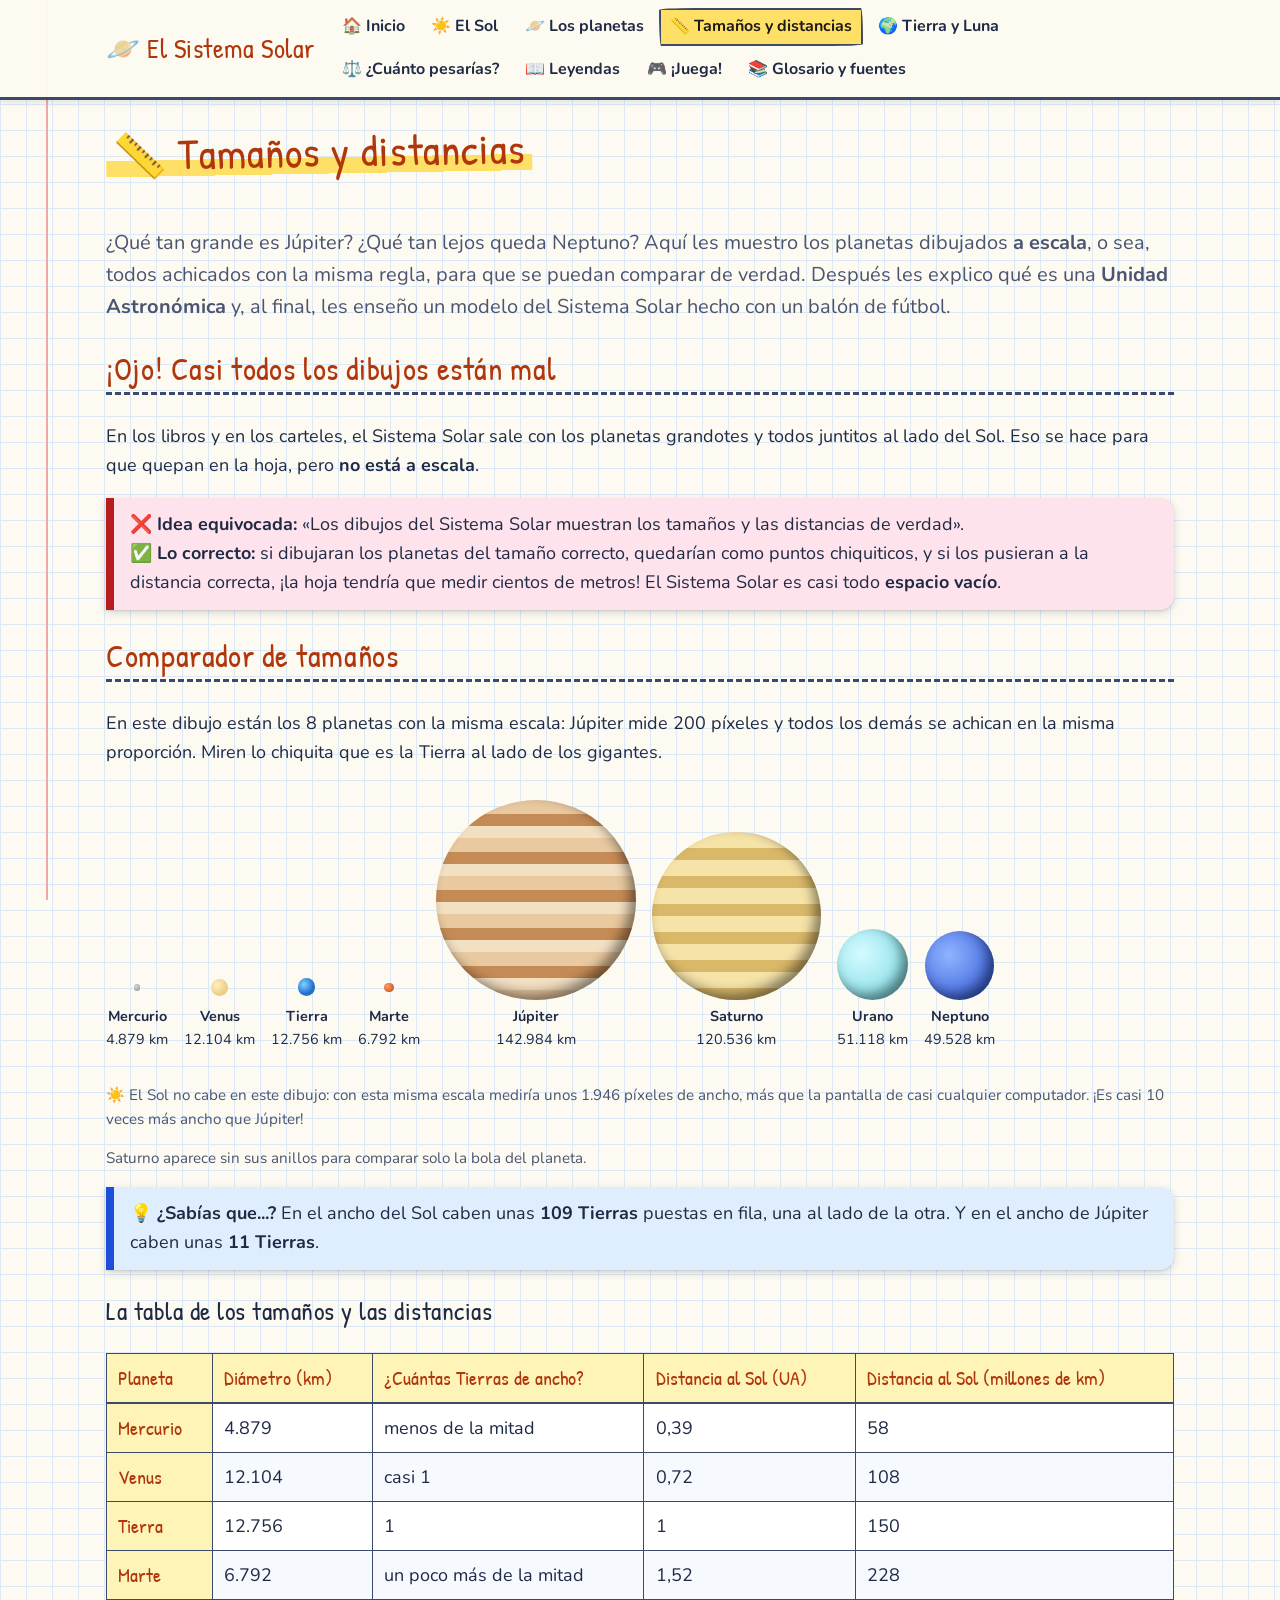
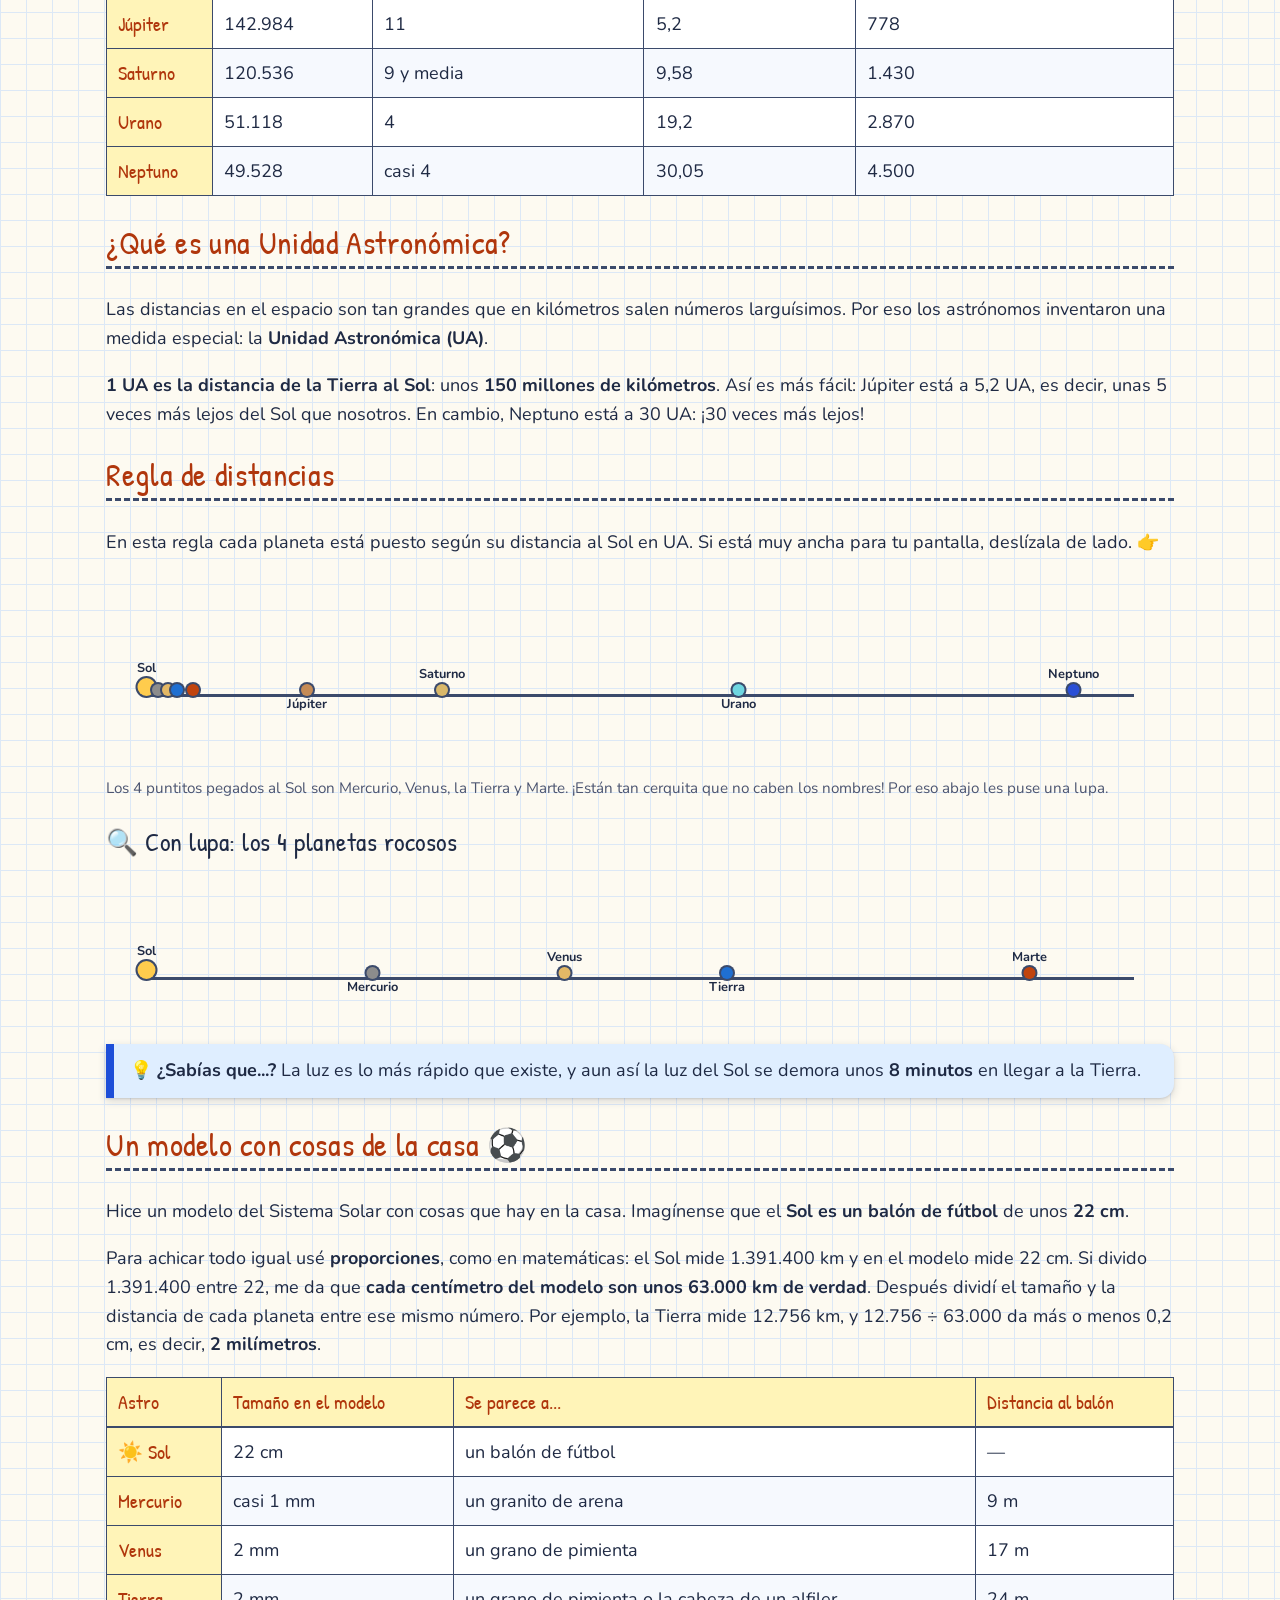
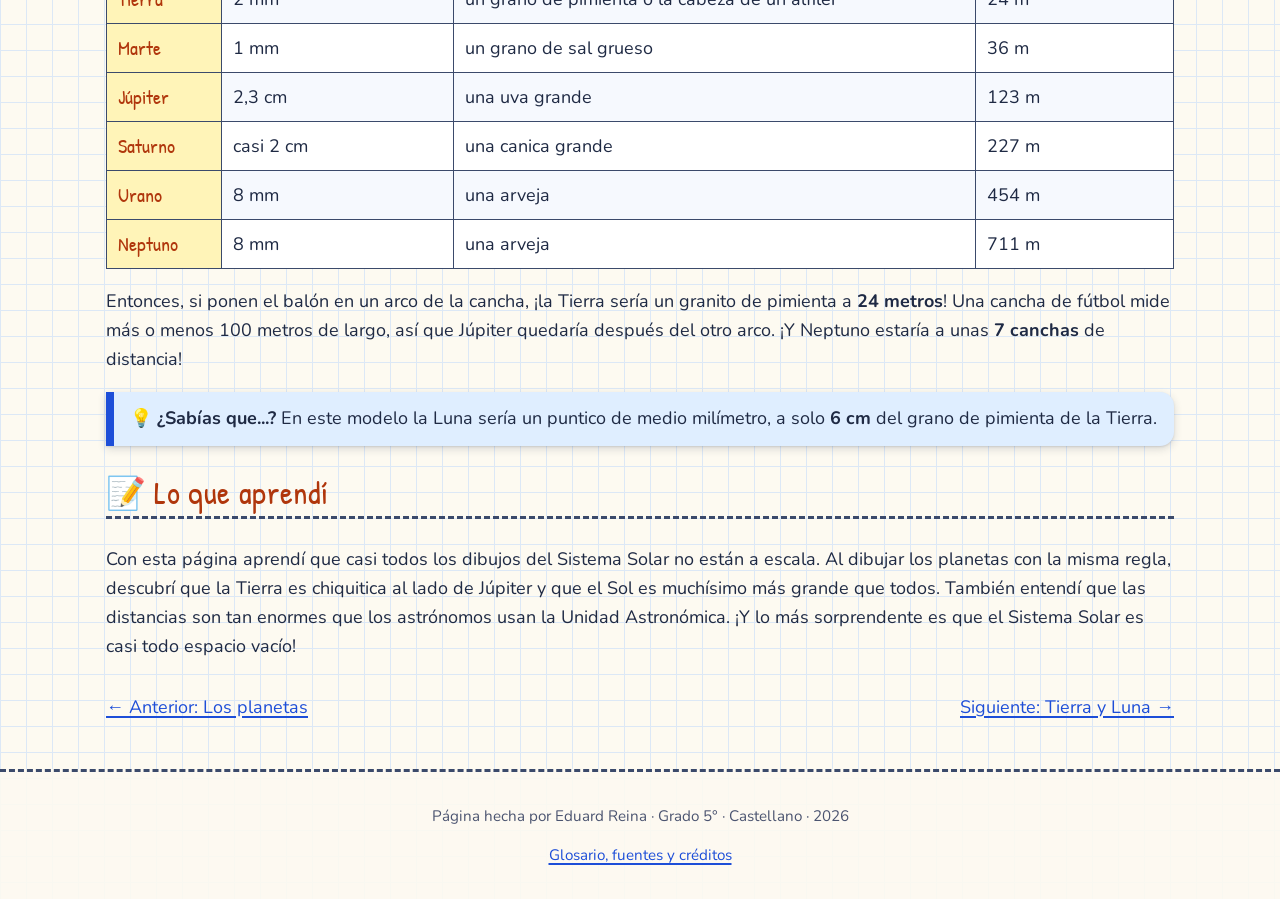
<file: tamanos.html>
<!DOCTYPE html>
<html lang="es">
<head>
  <meta charset="UTF-8">
  <meta name="viewport" content="width=device-width, initial-scale=1.0">
  <title>El Sistema Solar | Tamaños y distancias</title>
  <meta name="description" content="Tamaños y distancias del Sistema Solar para grado quinto: comparador de planetas a escala, regla de distancias en Unidades Astronómicas y un modelo con un balón de fútbol.">
  <link rel="stylesheet" href="css/estilos.css">
  <link rel="stylesheet" href="css/tema-cuaderno.css">
  <style>
    /* Estilos pequeños solo para esta página */
    .regla-scroll { overflow-x: auto; padding: 0 2.5rem; }
    .regla-scroll .regla-distancias { min-width: 760px; }
    .regla-zoom { padding: 0 2.5rem; }
    /* Nombres de la regla que no caben: solo los lee el lector de pantalla */
    .marca span.nombre.nombre-oculto {
      position: absolute;
      width: 1px;
      height: 1px;
      overflow: hidden;
      clip: rect(0 0 0 0);
      white-space: nowrap;
    }
    .nota-escala { color: var(--texto-suave); font-size: 0.95rem; }
  </style>
</head>
<body>

  <!-- ===== ENCABEZADO Y MENÚ (es igual en todas las páginas) ===== -->
  <header class="encabezado">
    <div class="encabezado-interior">
      <a class="logo" href="index.html">🪐 El Sistema Solar</a>
      <nav aria-label="Menú principal">
        <details class="menu" open>
          <summary>☰ Menú</summary>
          <ul>
            <li><a href="index.html">🏠 Inicio</a></li>
            <li><a href="sol.html">☀️ El Sol</a></li>
            <li><a href="planetas.html">🪐 Los planetas</a></li>
            <li><a href="tamanos.html" aria-current="page">📏 Tamaños y distancias</a></li>
            <li><a href="tierra-luna.html">🌍 Tierra y Luna</a></li>
            <li><a href="peso.html">⚖️ ¿Cuánto pesarías?</a></li>
            <li><a href="leyendas.html">📖 Leyendas</a></li>
            <li><a href="juega.html">🎮 ¡Juega!</a></li>
            <li><a href="creditos.html">📚 Glosario y fuentes</a></li>
          </ul>
        </details>
      </nav>
    </div>
  </header>

  <!-- ===== CONTENIDO DE ESTA PÁGINA ===== -->
  <main>
    <h1>📏 Tamaños y distancias</h1>
    <p class="intro">
      ¿Qué tan grande es Júpiter? ¿Qué tan lejos queda Neptuno? Aquí les muestro
      los planetas dibujados <strong>a escala</strong>, o sea, todos achicados
      con la misma regla, para que se puedan comparar de verdad. Después les explico qué es
      una <strong>Unidad Astronómica</strong> y, al final, les enseño un modelo del Sistema
      Solar hecho con un balón de fútbol.
    </p>

    <h2>¡Ojo! Casi todos los dibujos están mal</h2>
    <p>
      En los libros y en los carteles, el Sistema Solar sale con los planetas grandotes y
      todos juntitos al lado del Sol. Eso se hace para que quepan en la hoja,
      pero <strong>no está a escala</strong>.
    </p>
    <div class="mito">
      <strong>❌ Idea equivocada:</strong> «Los dibujos del Sistema Solar muestran
      los tamaños y las distancias de verdad».<br>
      <strong>✅ Lo correcto:</strong> si dibujaran los planetas del tamaño correcto,
      quedarían como puntos chiquiticos, y si los pusieran a la distancia correcta,
      ¡la hoja tendría que medir cientos de metros! El Sistema Solar es casi todo
      <strong>espacio vacío</strong>.
    </div>

    <h2>Comparador de tamaños</h2>
    <p>
      En este dibujo están los 8 planetas con la misma escala: Júpiter mide 200 píxeles y
      todos los demás se achican en la misma proporción. Miren lo chiquita que es la Tierra al lado
      de los gigantes.
    </p>
    <div class="comparador" id="comparador">
      <noscript>
        <p>
          Para ver los círculos de los planetas hay que activar JavaScript.
          Pero no se preocupen: en la tabla de abajo están todos los tamaños.
        </p>
      </noscript>
    </div>
    <p class="nota-escala" id="nota-sol">
      ☀️ El Sol no cabe en este dibujo: con esta misma escala mediría unos
      1.946 píxeles de ancho. ¡Es casi 10 veces más ancho que Júpiter!
    </p>
    <p class="nota-escala">
      Saturno aparece sin sus anillos para comparar solo la bola del planeta.
    </p>

    <div class="sabias">
      <strong>💡 ¿Sabías que...?</strong> En el ancho del Sol caben unas
      <strong>109 Tierras</strong> puestas en fila, una al lado de la otra.
      Y en el ancho de Júpiter caben unas <strong>11 Tierras</strong>.
    </div>

    <h3>La tabla de los tamaños y las distancias</h3>
    <div class="tabla-contenedor">
      <table>
        <caption class="solo-lector">Diámetro y distancia al Sol de los 8 planetas</caption>
        <thead>
          <tr>
            <th scope="col">Planeta</th>
            <th scope="col">Diámetro (km)</th>
            <th scope="col">¿Cuántas Tierras de ancho?</th>
            <th scope="col">Distancia al Sol (UA)</th>
            <th scope="col">Distancia al Sol (millones de km)</th>
          </tr>
        </thead>
        <tbody>
          <tr><th scope="row">Mercurio</th><td>4.879</td><td>menos de la mitad</td><td>0,39</td><td>58</td></tr>
          <tr><th scope="row">Venus</th><td>12.104</td><td>casi 1</td><td>0,72</td><td>108</td></tr>
          <tr><th scope="row">Tierra</th><td>12.756</td><td>1</td><td>1</td><td>150</td></tr>
          <tr><th scope="row">Marte</th><td>6.792</td><td>un poco más de la mitad</td><td>1,52</td><td>228</td></tr>
          <tr><th scope="row">Júpiter</th><td>142.984</td><td>11</td><td>5,2</td><td>778</td></tr>
          <tr><th scope="row">Saturno</th><td>120.536</td><td>9 y media</td><td>9,58</td><td>1.430</td></tr>
          <tr><th scope="row">Urano</th><td>51.118</td><td>4</td><td>19,2</td><td>2.870</td></tr>
          <tr><th scope="row">Neptuno</th><td>49.528</td><td>casi 4</td><td>30,05</td><td>4.500</td></tr>
        </tbody>
      </table>
    </div>

    <h2>¿Qué es una Unidad Astronómica?</h2>
    <p>
      Las distancias en el espacio son tan grandes que en kilómetros salen números
      larguísimos. Por eso los astrónomos inventaron una medida especial: la
      <strong>Unidad Astronómica (UA)</strong>.
    </p>
    <p>
      <strong>1 UA es la distancia de la Tierra al Sol</strong>: unos
      <strong>150 millones de kilómetros</strong>. Así es más fácil: Júpiter está a
      5,2 UA, es decir, unas 5 veces más lejos del Sol que nosotros. En cambio, Neptuno
      está a 30 UA: ¡30 veces más lejos!
    </p>

    <h2>Regla de distancias</h2>
    <p>
      En esta regla cada planeta está puesto según su distancia al Sol en UA.
      Si está muy ancha para tu pantalla, deslízala de lado. 👉
    </p>
    <div class="regla-scroll">
      <div class="regla-distancias" id="regla-completa" role="group"
           aria-label="Regla con la distancia de cada planeta al Sol, de 0 a 32 UA"></div>
    </div>
    <p class="nota-escala">
      Los 4 puntitos pegados al Sol son Mercurio, Venus, la Tierra y Marte. ¡Están
      tan cerquita que no caben los nombres! Por eso abajo les puse una lupa.
    </p>

    <h3>🔍 Con lupa: los 4 planetas rocosos</h3>
    <div class="regla-zoom">
      <div class="regla-distancias" id="regla-zoom" role="group"
           aria-label="Regla ampliada con la distancia al Sol de Mercurio, Venus, la Tierra y Marte, de 0 a 1,7 UA"></div>
    </div>
    <noscript>
      <p>Las reglas se dibujan con JavaScript. Si está apagado, miren las distancias en la tabla de arriba.</p>
    </noscript>

    <div class="sabias">
      <strong>💡 ¿Sabías que...?</strong> La luz es lo más rápido que existe, y aun
      así la luz del Sol se demora unos <strong>8 minutos</strong> en llegar a la Tierra.
    </div>

    <h2>Un modelo con cosas de la casa ⚽</h2>
    <p>
      Hice un modelo del Sistema Solar con cosas que hay en la casa. Imagínense que
      el <strong>Sol es un balón de fútbol</strong> de unos <strong>22 cm</strong>.
    </p>
    <p>
      Para achicar todo igual usé <strong>proporciones</strong>, como en matemáticas:
      el Sol mide 1.391.400 km y en el modelo mide 22 cm. Si divido
      1.391.400 entre 22, me da que <strong>cada centímetro del modelo son unos
      63.000 km de verdad</strong>. Después dividí el tamaño y la distancia de cada
      planeta entre ese mismo número. Por ejemplo, la Tierra mide 12.756 km, y
      12.756 ÷ 63.000 da más o menos 0,2 cm, es decir, <strong>2 milímetros</strong>.
    </p>
    <div class="tabla-contenedor">
      <table>
        <caption class="solo-lector">Modelo del Sistema Solar si el Sol fuera un balón de fútbol de 22 cm</caption>
        <thead>
          <tr>
            <th scope="col">Astro</th>
            <th scope="col">Tamaño en el modelo</th>
            <th scope="col">Se parece a...</th>
            <th scope="col">Distancia al balón</th>
          </tr>
        </thead>
        <tbody>
          <tr><th scope="row">☀️ Sol</th><td>22 cm</td><td>un balón de fútbol</td><td>—</td></tr>
          <tr><th scope="row">Mercurio</th><td>casi 1 mm</td><td>un granito de arena</td><td>9 m</td></tr>
          <tr><th scope="row">Venus</th><td>2 mm</td><td>un grano de pimienta</td><td>17 m</td></tr>
          <tr><th scope="row">Tierra</th><td>2 mm</td><td>un grano de pimienta o la cabeza de un alfiler</td><td>24 m</td></tr>
          <tr><th scope="row">Marte</th><td>1 mm</td><td>un grano de sal grueso</td><td>36 m</td></tr>
          <tr><th scope="row">Júpiter</th><td>2,3 cm</td><td>una uva grande</td><td>123 m</td></tr>
          <tr><th scope="row">Saturno</th><td>casi 2 cm</td><td>una canica grande</td><td>227 m</td></tr>
          <tr><th scope="row">Urano</th><td>8 mm</td><td>una arveja</td><td>454 m</td></tr>
          <tr><th scope="row">Neptuno</th><td>8 mm</td><td>una arveja</td><td>711 m</td></tr>
        </tbody>
      </table>
    </div>
    <p>
      Entonces, si ponen el balón en un arco de la cancha, ¡la Tierra sería un granito
      de pimienta a <strong>24 metros</strong>! Una cancha de fútbol mide más o menos
      100 metros de largo, así que Júpiter quedaría después del otro arco. ¡Y Neptuno
      estaría a unas <strong>7 canchas</strong> de distancia!
    </p>

    <div class="sabias">
      <strong>💡 ¿Sabías que...?</strong> En este modelo la Luna sería un puntico de
      medio milímetro, a solo <strong>6 cm</strong> del grano de pimienta de la Tierra.
    </div>

    <!-- ===== CIERRE ===== -->
    <h2>📝 Lo que aprendí</h2>
    <p>
      Con esta página aprendí que casi todos los dibujos del Sistema Solar no están a escala.
      Al dibujar los planetas con la misma regla, descubrí que la Tierra es chiquitica al lado
      de Júpiter y que el Sol es muchísimo más grande que todos. También entendí que las
      distancias son tan enormes que los astrónomos usan la Unidad Astronómica. ¡Y lo más
      sorprendente es que el Sistema Solar es casi todo espacio vacío!
    </p>

    <nav class="navegacion-paginas" aria-label="Páginas siguiente y anterior">
      <a href="planetas.html">← Anterior: Los planetas</a>
      <a href="tierra-luna.html">Siguiente: Tierra y Luna →</a>
    </nav>
  </main>

  <!-- ===== PIE DE PÁGINA (es igual en todas las páginas) ===== -->
  <footer>
    <p>Página hecha por <span class="autor">Eduard Reina</span> · Grado 5° · Castellano · 2026</p>
    <p><a href="creditos.html">Glosario, fuentes y créditos</a></p>
  </footer>

  <script src="js/menu.js"></script>
  <script src="js/tamanos.js"></script>
</body>
</html>
</file>
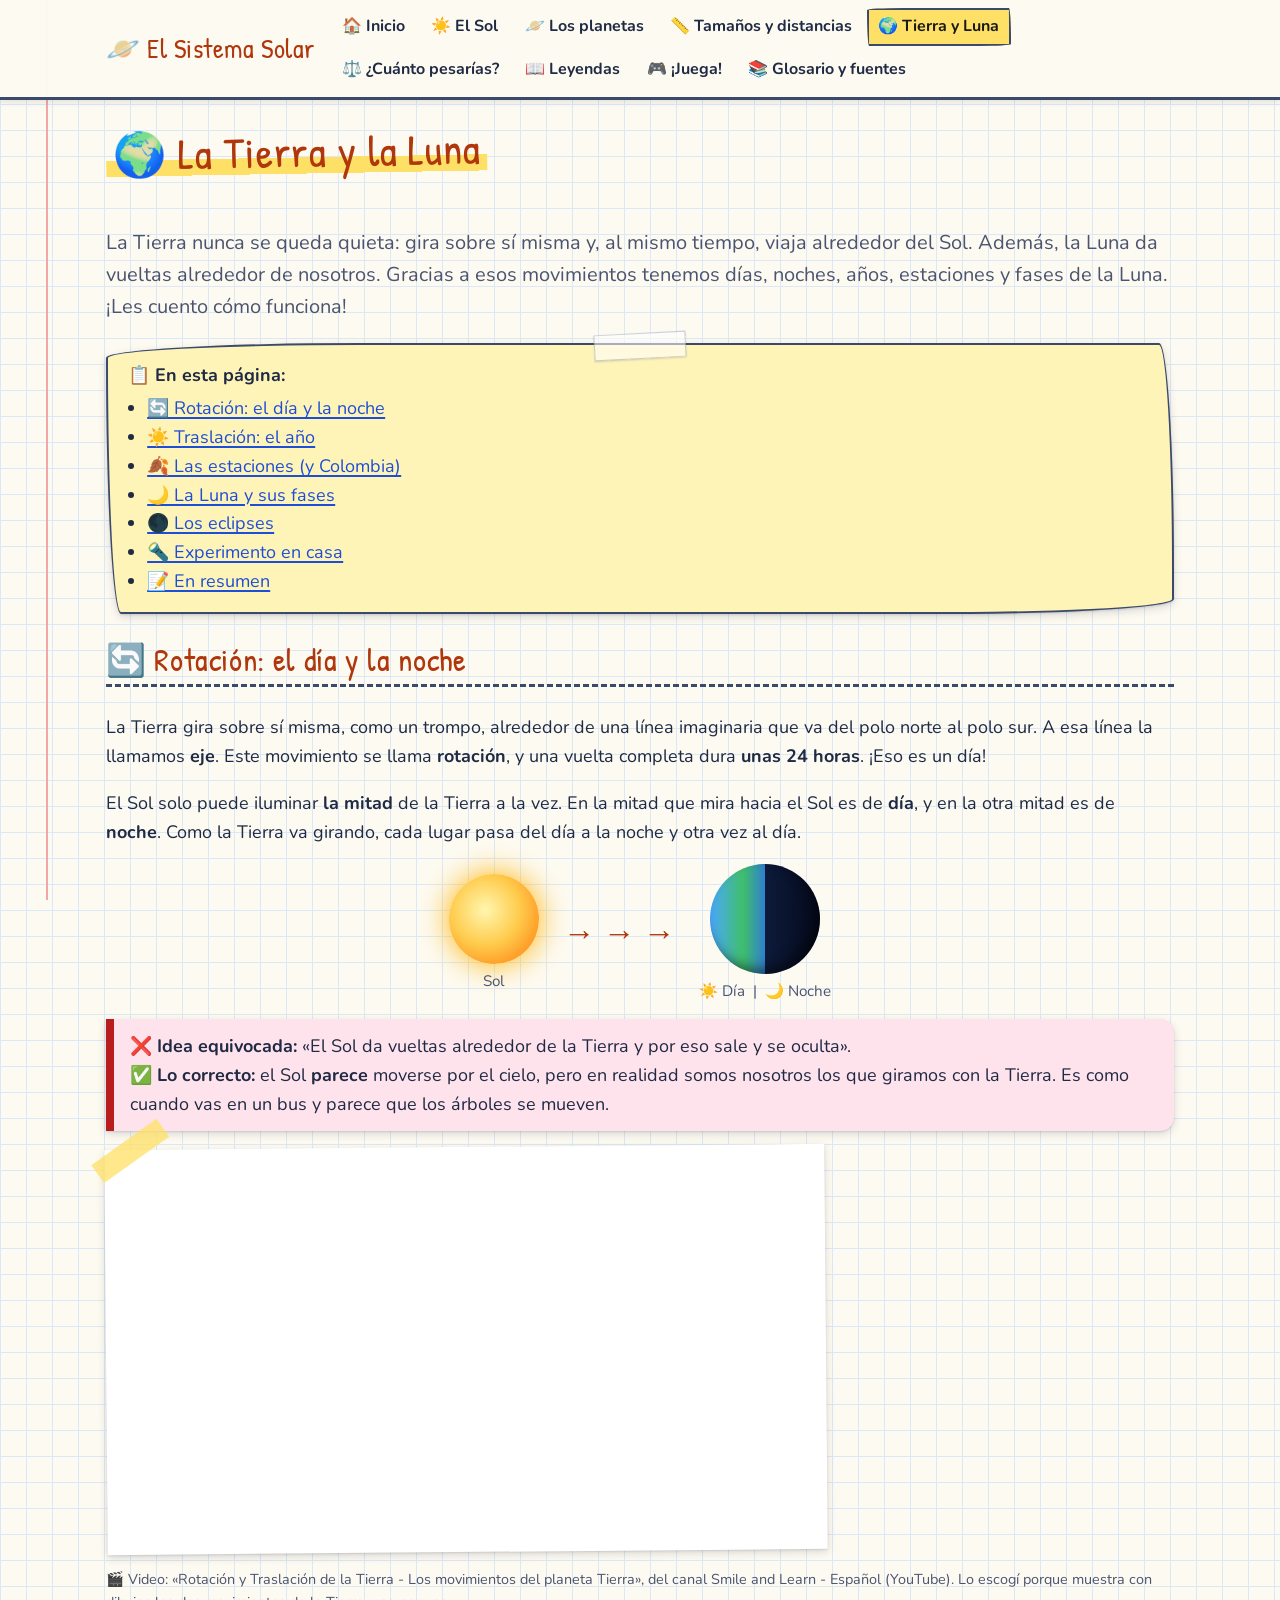
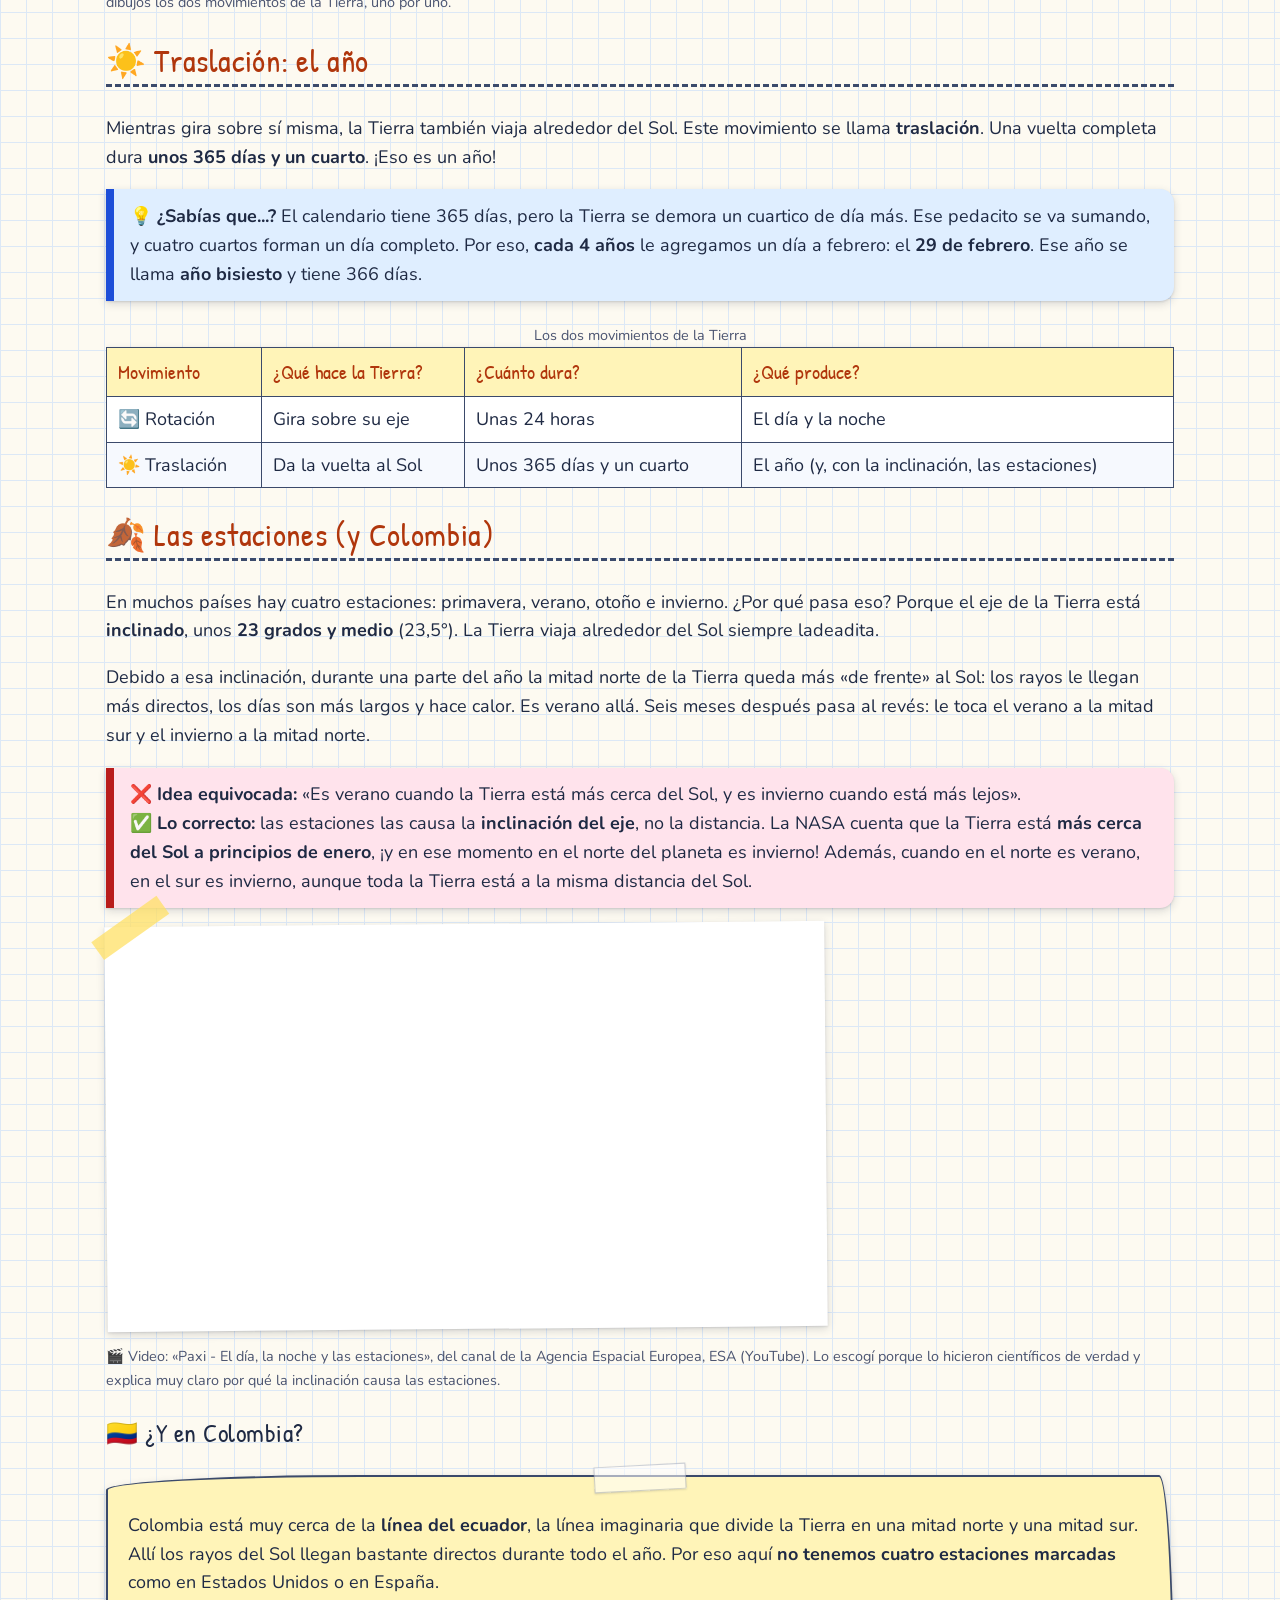
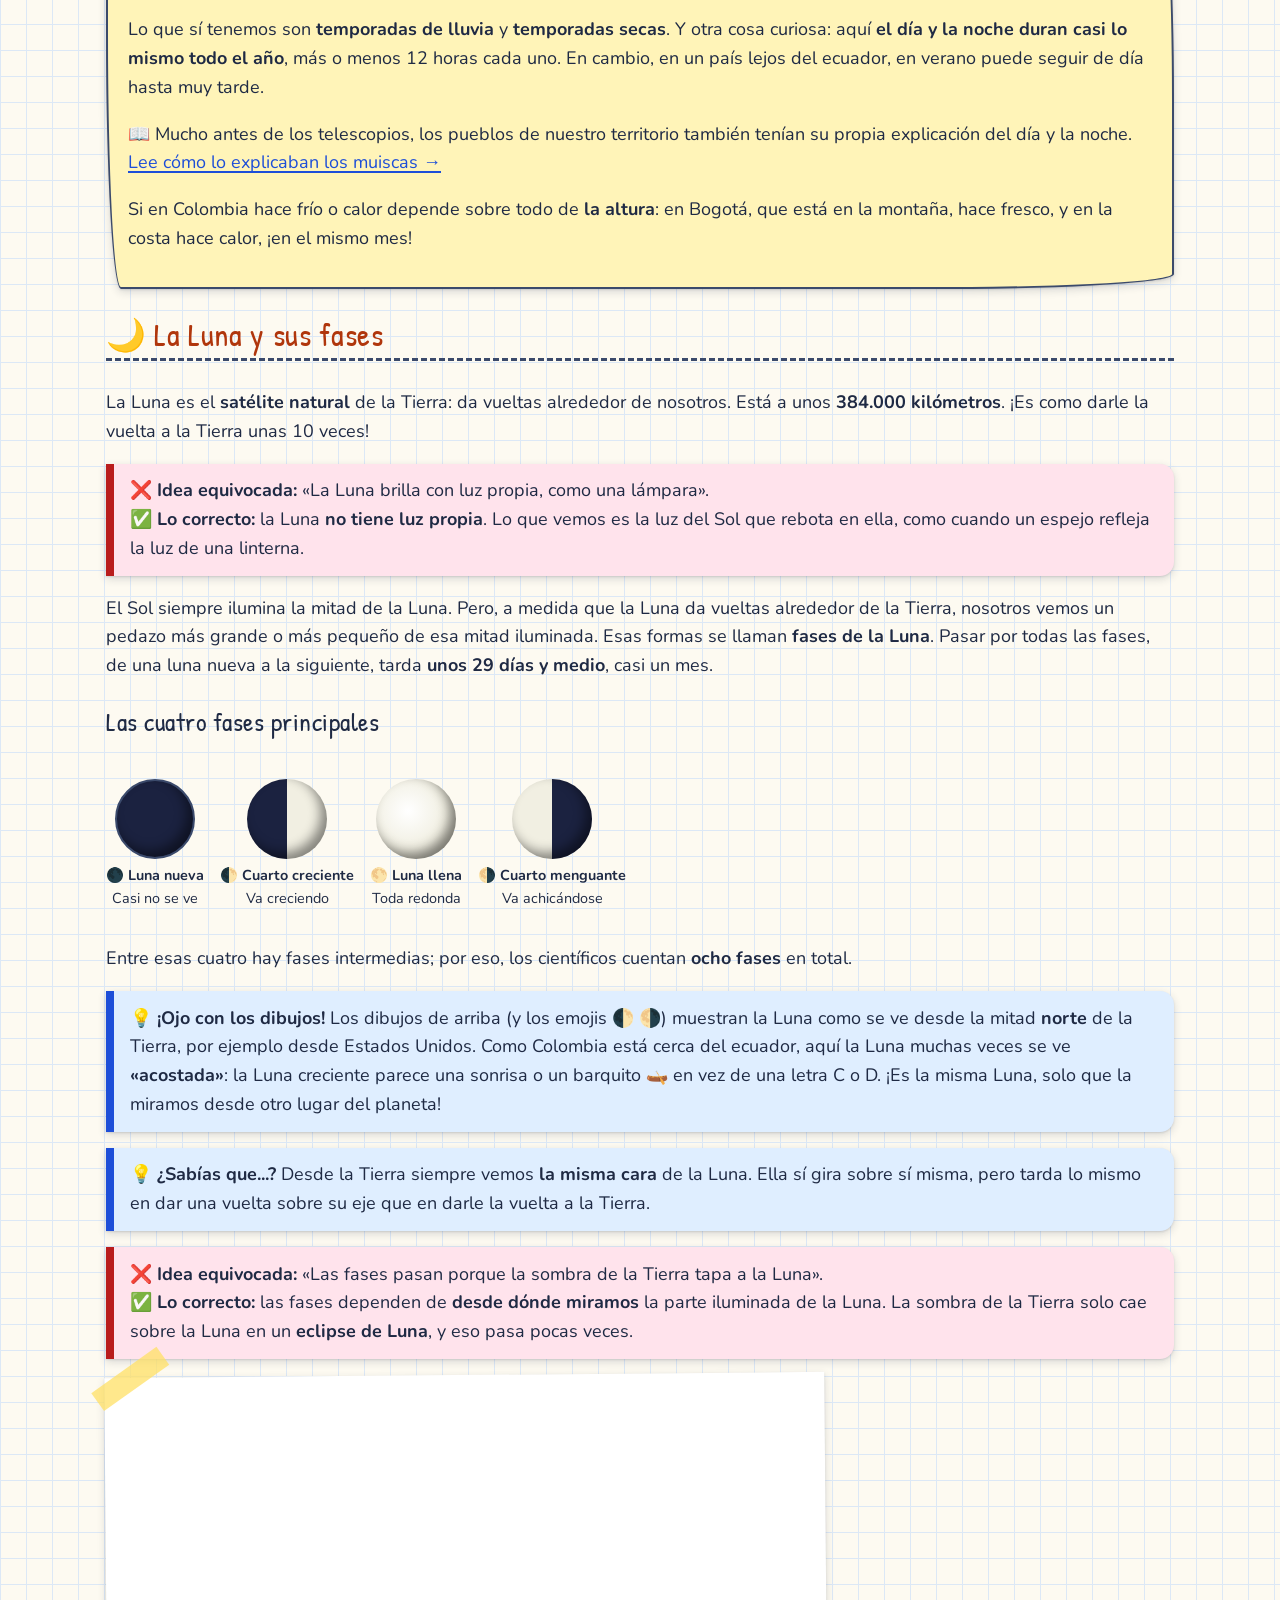
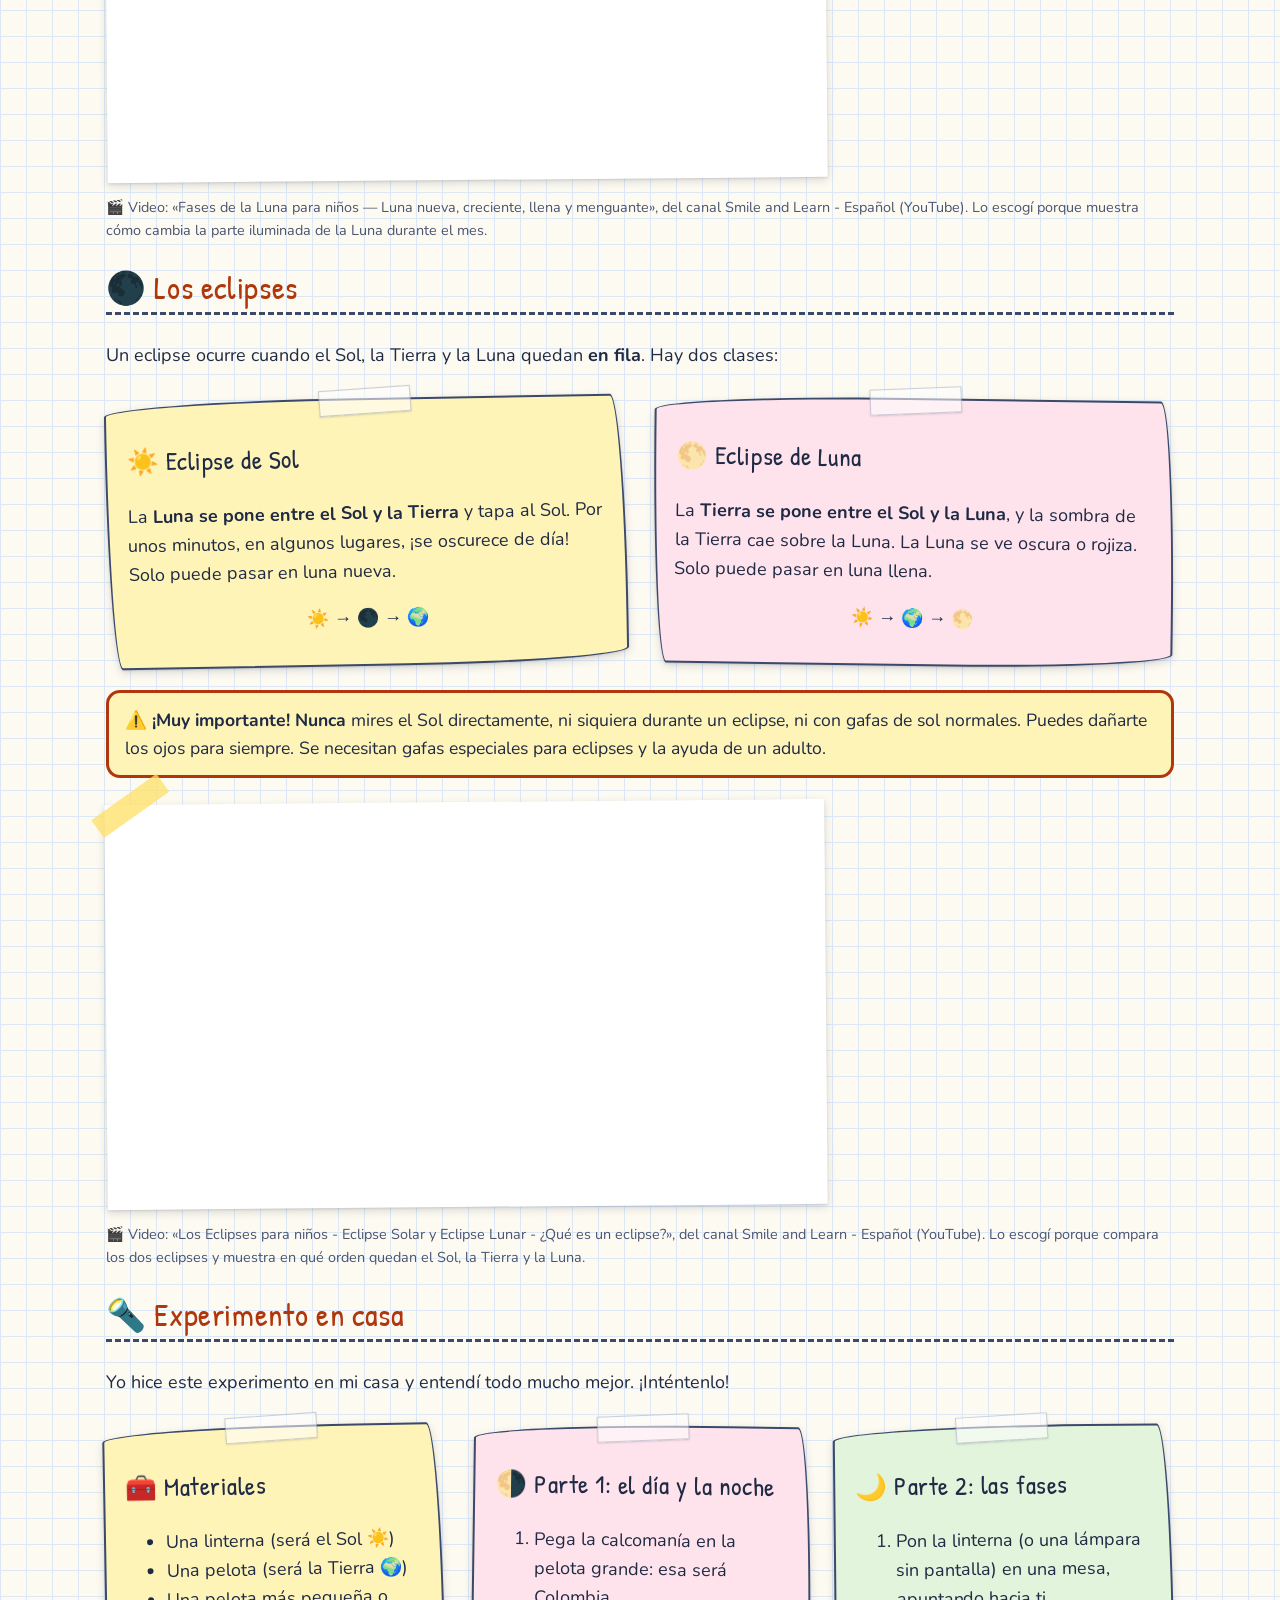
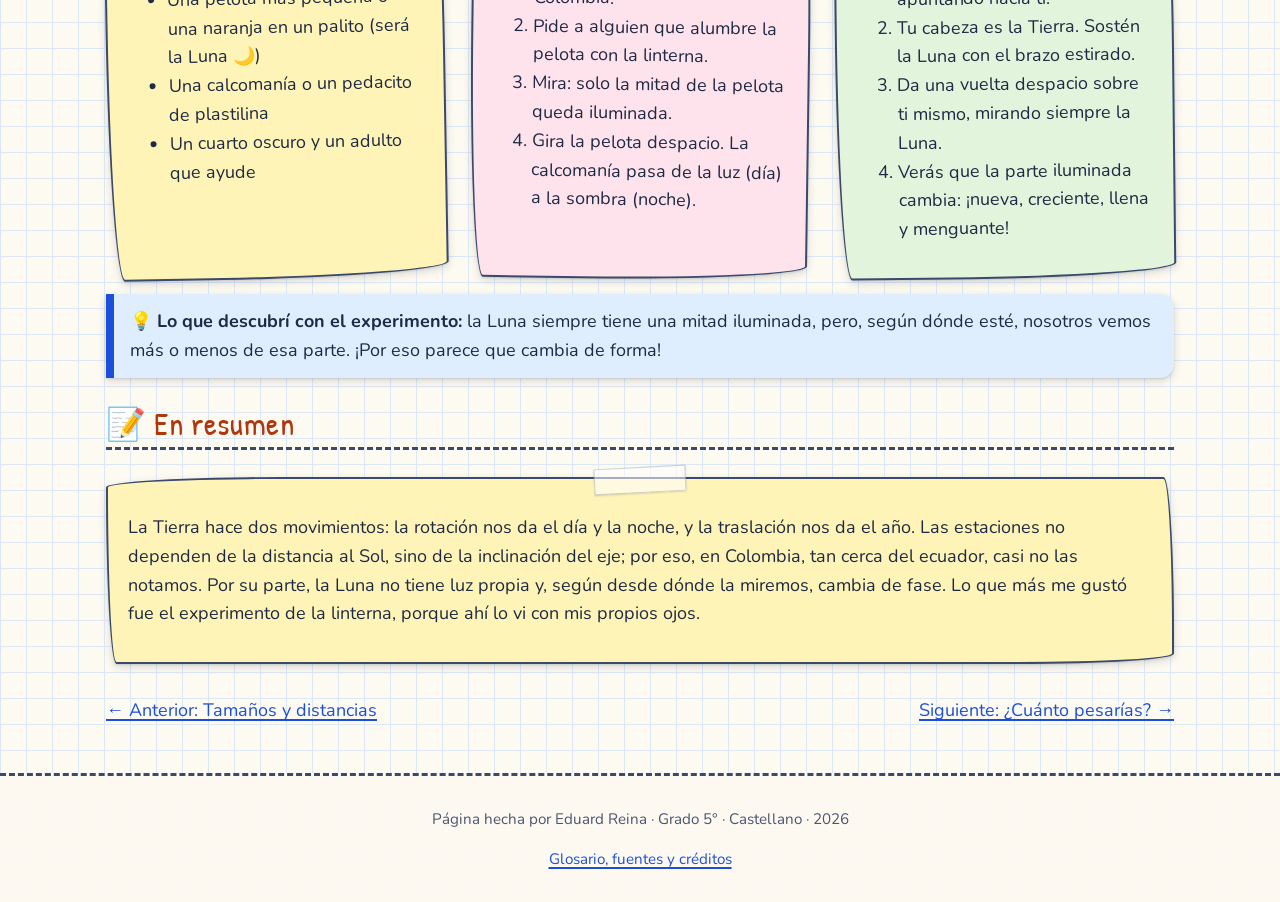
<file: tierra-luna.html>
<!DOCTYPE html>
<html lang="es">
<head>
  <meta charset="UTF-8">
  <meta name="viewport" content="width=device-width, initial-scale=1.0">
  <title>El Sistema Solar | Tierra y Luna</title>
  <meta name="description" content="Página de astronomía de grado quinto: la rotación y la traslación de la Tierra, el día y la noche, las estaciones, las fases de la Luna y los eclipses.">
  <link rel="stylesheet" href="css/estilos.css">
  <link rel="stylesheet" href="css/tema-cuaderno.css">
  <style>
    /* Estilos solo de esta página. Usan los colores del :root
       para que cambien junto con el diseño que escojamos. */
    .indice-pagina ul { margin: 0.3rem 0 0; padding-left: 1.2rem; }
    .escena {
      display: flex;
      align-items: center;
      justify-content: center;
      flex-wrap: wrap;
      gap: 1.5rem;
      margin: 1rem 0;
      text-align: center;
    }
    .escena p { margin: 0.3rem 0 0; font-size: 0.95rem; color: var(--texto-suave); }
    .flecha-luz { font-size: 2rem; color: var(--acento); }
  </style>
</head>
<body>

  <!-- ===== ENCABEZADO Y MENÚ (es igual en todas las páginas) ===== -->
  <header class="encabezado">
    <div class="encabezado-interior">
      <a class="logo" href="index.html">🪐 El Sistema Solar</a>
      <nav aria-label="Menú principal">
        <details class="menu" open>
          <summary>☰ Menú</summary>
          <ul>
            <li><a href="index.html">🏠 Inicio</a></li>
            <li><a href="sol.html">☀️ El Sol</a></li>
            <li><a href="planetas.html">🪐 Los planetas</a></li>
            <li><a href="tamanos.html">📏 Tamaños y distancias</a></li>
            <li><a href="tierra-luna.html" aria-current="page">🌍 Tierra y Luna</a></li>
            <li><a href="peso.html">⚖️ ¿Cuánto pesarías?</a></li>
            <li><a href="leyendas.html">📖 Leyendas</a></li>
            <li><a href="juega.html">🎮 ¡Juega!</a></li>
            <li><a href="creditos.html">📚 Glosario y fuentes</a></li>
          </ul>
        </details>
      </nav>
    </div>
  </header>

  <!-- ===== CONTENIDO DE ESTA PÁGINA ===== -->
  <main>
    <h1>🌍 La Tierra y la Luna</h1>
    <p class="intro">
      La Tierra nunca se queda quieta: gira sobre sí misma y, al mismo tiempo, viaja
      alrededor del Sol. Además, la Luna da vueltas alrededor de nosotros. Gracias a esos
      movimientos tenemos días, noches, años, estaciones y fases de la Luna. ¡Les cuento cómo funciona!
    </p>

    <nav class="tarjeta indice-pagina" aria-label="Contenido de esta página">
      <strong>📋 En esta página:</strong>
      <ul>
        <li><a href="#rotacion">🔄 Rotación: el día y la noche</a></li>
        <li><a href="#traslacion">☀️ Traslación: el año</a></li>
        <li><a href="#estaciones">🍂 Las estaciones (y Colombia)</a></li>
        <li><a href="#luna">🌙 La Luna y sus fases</a></li>
        <li><a href="#eclipses">🌑 Los eclipses</a></li>
        <li><a href="#experimento">🔦 Experimento en casa</a></li>
        <li><a href="#resumen">📝 En resumen</a></li>
      </ul>
    </nav>

    <!-- ===== 1. ROTACIÓN ===== -->
    <h2 id="rotacion">🔄 Rotación: el día y la noche</h2>
    <p>
      La Tierra gira sobre sí misma, como un trompo, alrededor de una línea imaginaria
      que va del polo norte al polo sur. A esa línea la llamamos <strong>eje</strong>.
      Este movimiento se llama <strong>rotación</strong>, y una vuelta completa dura
      <strong>unas 24 horas</strong>. ¡Eso es un día!
    </p>
    <p>
      El Sol solo puede iluminar <strong>la mitad</strong> de la Tierra a la vez.
      En la mitad que mira hacia el Sol es de <strong>día</strong>, y en la otra mitad
      es de <strong>noche</strong>. Como la Tierra va girando, cada lugar pasa
      del día a la noche y otra vez al día.
    </p>

    <div class="escena" role="img" aria-label="Dibujo: a la izquierda el Sol; a la derecha la Tierra, con la mitad que mira al Sol iluminada (día) y la otra mitad oscura (noche).">
      <div>
        <span class="planeta-bola" style="width:90px;height:90px;background:radial-gradient(circle at 40% 40%, #fff6b0, #ffcc4d 45%, #ff8c1a 85%);box-shadow:0 0 30px #ffb300;"></span>
        <p>Sol</p>
      </div>
      <span class="flecha-luz" aria-hidden="true">→ → →</span>
      <div>
        <span class="planeta-bola" style="width:110px;height:110px;background:linear-gradient(to right, #4aa8ff 0%, #3fbf6a 30%, #2f7fd0 50%, #0d1a3a 50%, #050a1c 100%);"></span>
        <p>☀️ Día &nbsp;|&nbsp; 🌙 Noche</p>
      </div>
    </div>

    <div class="mito">
      <strong>❌ Idea equivocada:</strong> «El Sol da vueltas alrededor de la Tierra y por eso sale y se oculta».<br>
      <strong>✅ Lo correcto:</strong> el Sol <strong>parece</strong> moverse por el cielo,
      pero en realidad somos nosotros los que giramos con la Tierra. Es como cuando vas en
      un bus y parece que los árboles se mueven.
    </div>

    <div class="video">
      <iframe
        src="https://www.youtube-nocookie.com/embed/6kBlgCozIQc?cc_load_policy=1&cc_lang_pref=es&rel=0"
        title="Video: Rotación y Traslación de la Tierra, de Smile and Learn Español"
        loading="lazy"
        allow="accelerometer; clipboard-write; encrypted-media; gyroscope; picture-in-picture; web-share"
        referrerpolicy="strict-origin-when-cross-origin"
        allowfullscreen></iframe>
    </div>
    <p class="credito-video">🎬 Video: «Rotación y Traslación de la Tierra - Los movimientos del planeta Tierra», del canal Smile and Learn - Español (YouTube). Lo escogí porque muestra con dibujos los dos movimientos de la Tierra, uno por uno.</p>

    <!-- ===== 2. TRASLACIÓN ===== -->
    <h2 id="traslacion">☀️ Traslación: el año</h2>
    <p>
      Mientras gira sobre sí misma, la Tierra también viaja alrededor del Sol.
      Este movimiento se llama <strong>traslación</strong>. Una vuelta completa dura
      <strong>unos 365 días y un cuarto</strong>. ¡Eso es un año!
    </p>

    <div class="sabias">
      <strong>💡 ¿Sabías que...?</strong> El calendario tiene 365 días, pero la Tierra se
      demora un cuartico de día más. Ese pedacito se va sumando, y cuatro cuartos forman un día
      completo. Por eso, <strong>cada 4 años</strong> le agregamos un día a febrero: el
      <strong>29 de febrero</strong>. Ese año se llama <strong>año bisiesto</strong> y tiene 366 días.
    </div>

    <div class="tabla-contenedor">
      <table>
        <caption class="credito-video">Los dos movimientos de la Tierra</caption>
        <thead>
          <tr><th scope="col">Movimiento</th><th scope="col">¿Qué hace la Tierra?</th><th scope="col">¿Cuánto dura?</th><th scope="col">¿Qué produce?</th></tr>
        </thead>
        <tbody>
          <tr><td>🔄 Rotación</td><td>Gira sobre su eje</td><td>Unas 24 horas</td><td>El día y la noche</td></tr>
          <tr><td>☀️ Traslación</td><td>Da la vuelta al Sol</td><td>Unos 365 días y un cuarto</td><td>El año (y, con la inclinación, las estaciones)</td></tr>
        </tbody>
      </table>
    </div>

    <!-- ===== 3. ESTACIONES ===== -->
    <h2 id="estaciones">🍂 Las estaciones (y Colombia)</h2>
    <p>
      En muchos países hay cuatro estaciones: primavera, verano, otoño e invierno.
      ¿Por qué pasa eso? Porque el eje de la Tierra está <strong>inclinado</strong>,
      unos <strong>23 grados y medio</strong> (23,5°). La Tierra viaja alrededor del Sol
      siempre ladeadita.
    </p>
    <p>
      Debido a esa inclinación, durante una parte del año la mitad norte de la Tierra queda
      más «de frente» al Sol: los rayos le llegan más directos, los días son más largos y
      hace calor. Es verano allá. Seis meses después pasa al revés: le toca el verano
      a la mitad sur y el invierno a la mitad norte.
    </p>

    <div class="mito">
      <strong>❌ Idea equivocada:</strong> «Es verano cuando la Tierra está más cerca del Sol,
      y es invierno cuando está más lejos».<br>
      <strong>✅ Lo correcto:</strong> las estaciones las causa la <strong>inclinación del eje</strong>,
      no la distancia. La NASA cuenta que la Tierra está <strong>más cerca del Sol a principios
      de enero</strong>, ¡y en ese momento en el norte del planeta es invierno! Además, cuando
      en el norte es verano, en el sur es invierno, aunque toda la Tierra está a la misma
      distancia del Sol.
    </div>

    <div class="video">
      <iframe
        src="https://www.youtube-nocookie.com/embed/soQ5MN0nuMg?cc_load_policy=1&cc_lang_pref=es&rel=0"
        title="Video: Paxi, el día, la noche y las estaciones, de la Agencia Espacial Europea"
        loading="lazy"
        allow="accelerometer; clipboard-write; encrypted-media; gyroscope; picture-in-picture; web-share"
        referrerpolicy="strict-origin-when-cross-origin"
        allowfullscreen></iframe>
    </div>
    <p class="credito-video">🎬 Video: «Paxi - El día, la noche y las estaciones», del canal de la Agencia Espacial Europea, ESA (YouTube). Lo escogí porque lo hicieron científicos de verdad y explica muy claro por qué la inclinación causa las estaciones.</p>

    <h3>🇨🇴 ¿Y en Colombia?</h3>
    <div class="tarjeta">
      <p>
        Colombia está muy cerca de la <strong>línea del ecuador</strong>, la línea imaginaria
        que divide la Tierra en una mitad norte y una mitad sur. Allí los rayos del Sol llegan bastante
        directos durante todo el año. Por eso aquí <strong>no tenemos cuatro estaciones
        marcadas</strong> como en Estados Unidos o en España.
      </p>
      <p>
        Lo que sí tenemos son <strong>temporadas de lluvia</strong> y <strong>temporadas
        secas</strong>. Y otra cosa curiosa: aquí <strong>el día y la noche duran casi lo mismo
        todo el año</strong>, más o menos 12 horas cada uno. En cambio, en un país lejos del
        ecuador, en verano puede seguir de día hasta muy tarde.
      </p>
      <p>
        📖 Mucho antes de los telescopios, los pueblos de nuestro territorio también tenían
        su propia explicación del día y la noche.
        <a href="leyendas.html">Lee cómo lo explicaban los muiscas →</a>
      </p>
      <p>
        Si en Colombia hace frío o calor depende sobre todo de <strong>la altura</strong>:
        en Bogotá, que está en la montaña, hace fresco, y en la costa hace calor, ¡en el mismo mes!
      </p>
    </div>

    <!-- ===== 4. LA LUNA ===== -->
    <h2 id="luna">🌙 La Luna y sus fases</h2>
    <p>
      La Luna es el <strong>satélite natural</strong> de la Tierra: da vueltas alrededor de
      nosotros. Está a unos <strong>384.000 kilómetros</strong>. ¡Es como darle la vuelta a la
      Tierra unas 10 veces!
    </p>

    <div class="mito">
      <strong>❌ Idea equivocada:</strong> «La Luna brilla con luz propia, como una lámpara».<br>
      <strong>✅ Lo correcto:</strong> la Luna <strong>no tiene luz propia</strong>. Lo que vemos
      es la luz del Sol que rebota en ella, como cuando un espejo refleja la luz de una linterna.
    </div>

    <p>
      El Sol siempre ilumina la mitad de la Luna. Pero, a medida que la Luna da vueltas
      alrededor de la Tierra, nosotros vemos un pedazo más grande o más pequeño de esa mitad
      iluminada. Esas formas se llaman <strong>fases de la Luna</strong>. Pasar por todas las
      fases, de una luna nueva a la siguiente, tarda <strong>unos 29 días y medio</strong>,
      casi un mes.
    </p>

    <h3>Las cuatro fases principales</h3>
    <div class="comparador" role="list">
      <figure role="listitem">
        <span class="planeta-bola" role="img" aria-label="Luna nueva: casi no se ve, toda oscura" style="width:80px;height:80px;background:#1b2240;border:2px solid var(--borde);"></span>
        <figcaption>🌑 <strong>Luna nueva</strong><br>Casi no se ve</figcaption>
      </figure>
      <figure role="listitem">
        <span class="planeta-bola" role="img" aria-label="Cuarto creciente: mitad derecha iluminada, como se ve desde el hemisferio norte" style="width:80px;height:80px;background:linear-gradient(to right, #1b2240 50%, #f1efe2 50%);"></span>
        <figcaption>🌓 <strong>Cuarto creciente</strong><br>Va creciendo</figcaption>
      </figure>
      <figure role="listitem">
        <span class="planeta-bola" role="img" aria-label="Luna llena: toda redonda e iluminada" style="width:80px;height:80px;background:radial-gradient(circle at 40% 40%, #ffffff, #f1efe2 55%, #c9c6b5);"></span>
        <figcaption>🌕 <strong>Luna llena</strong><br>Toda redonda</figcaption>
      </figure>
      <figure role="listitem">
        <span class="planeta-bola" role="img" aria-label="Cuarto menguante: mitad izquierda iluminada, como se ve desde el hemisferio norte" style="width:80px;height:80px;background:linear-gradient(to right, #f1efe2 50%, #1b2240 50%);"></span>
        <figcaption>🌗 <strong>Cuarto menguante</strong><br>Va achicándose</figcaption>
      </figure>
    </div>
    <p>
      Entre esas cuatro hay fases intermedias; por eso, los científicos cuentan
      <strong>ocho fases</strong> en total.
    </p>

    <div class="sabias">
      <strong>💡 ¡Ojo con los dibujos!</strong> Los dibujos de arriba (y los emojis 🌓 🌗) muestran
      la Luna como se ve desde la mitad <strong>norte</strong> de la Tierra, por ejemplo desde
      Estados Unidos. Como Colombia está cerca del ecuador, aquí la Luna muchas veces se ve
      <strong>«acostada»</strong>: la Luna creciente parece una sonrisa o un barquito 🛶 en
      vez de una letra C o D. ¡Es la misma Luna, solo que la miramos desde otro lugar del planeta!
    </div>

    <div class="sabias">
      <strong>💡 ¿Sabías que...?</strong> Desde la Tierra siempre vemos <strong>la misma cara</strong>
      de la Luna. Ella sí gira sobre sí misma, pero tarda lo mismo en dar una vuelta sobre
      su eje que en darle la vuelta a la Tierra.
    </div>

    <div class="mito">
      <strong>❌ Idea equivocada:</strong> «Las fases pasan porque la sombra de la Tierra tapa a la Luna».<br>
      <strong>✅ Lo correcto:</strong> las fases dependen de <strong>desde dónde miramos</strong>
      la parte iluminada de la Luna. La sombra de la Tierra solo cae sobre la Luna en un
      <strong>eclipse de Luna</strong>, y eso pasa pocas veces.
    </div>

    <div class="video">
      <iframe
        src="https://www.youtube-nocookie.com/embed/GBr9wij6-zg?cc_load_policy=1&cc_lang_pref=es&rel=0"
        title="Video: Fases de la Luna para niños, de Smile and Learn Español"
        loading="lazy"
        allow="accelerometer; clipboard-write; encrypted-media; gyroscope; picture-in-picture; web-share"
        referrerpolicy="strict-origin-when-cross-origin"
        allowfullscreen></iframe>
    </div>
    <p class="credito-video">🎬 Video: «Fases de la Luna para niños — Luna nueva, creciente, llena y menguante», del canal Smile and Learn - Español (YouTube). Lo escogí porque muestra cómo cambia la parte iluminada de la Luna durante el mes.</p>

    <!-- ===== 5. ECLIPSES ===== -->
    <h2 id="eclipses">🌑 Los eclipses</h2>
    <p>
      Un eclipse ocurre cuando el Sol, la Tierra y la Luna quedan <strong>en fila</strong>.
      Hay dos clases:
    </p>
    <div class="rejilla">
      <div class="tarjeta">
        <h3>☀️ Eclipse de Sol</h3>
        <p>
          La <strong>Luna se pone entre el Sol y la Tierra</strong> y tapa al Sol. Por unos
          minutos, en algunos lugares, ¡se oscurece de día! Solo puede pasar en luna nueva.
        </p>
        <p class="escena" role="img" aria-label="Orden en un eclipse de Sol: Sol, Luna, Tierra">☀️ → 🌑 → 🌍</p>
      </div>
      <div class="tarjeta">
        <h3>🌕 Eclipse de Luna</h3>
        <p>
          La <strong>Tierra se pone entre el Sol y la Luna</strong>, y la sombra de la Tierra
          cae sobre la Luna. La Luna se ve oscura o rojiza. Solo puede pasar en luna llena.
        </p>
        <p class="escena" role="img" aria-label="Orden en un eclipse de Luna: Sol, Tierra, Luna">☀️ → 🌍 → 🌕</p>
      </div>
    </div>

    <div class="peligro" role="note" aria-label="Advertencia de seguridad">
      <strong>⚠️ ¡Muy importante!</strong> <strong>Nunca</strong> mires el Sol directamente,
      ni siquiera durante un eclipse, ni con gafas de sol normales. Puedes dañarte los ojos
      para siempre. Se necesitan gafas especiales para eclipses y la ayuda de un adulto.
    </div>

    <div class="video">
      <iframe
        src="https://www.youtube-nocookie.com/embed/LORLGccN93Y?cc_load_policy=1&cc_lang_pref=es&rel=0"
        title="Video: Los Eclipses para niños, de Smile and Learn Español"
        loading="lazy"
        allow="accelerometer; clipboard-write; encrypted-media; gyroscope; picture-in-picture; web-share"
        referrerpolicy="strict-origin-when-cross-origin"
        allowfullscreen></iframe>
    </div>
    <p class="credito-video">🎬 Video: «Los Eclipses para niños - Eclipse Solar y Eclipse Lunar - ¿Qué es un eclipse?», del canal Smile and Learn - Español (YouTube). Lo escogí porque compara los dos eclipses y muestra en qué orden quedan el Sol, la Tierra y la Luna.</p>

    <!-- ===== 6. EXPERIMENTO ===== -->
    <h2 id="experimento">🔦 Experimento en casa</h2>
    <p>
      Yo hice este experimento en mi casa y entendí todo mucho mejor. ¡Inténtenlo!
    </p>
    <div class="rejilla">
      <div class="tarjeta">
        <h3>🧰 Materiales</h3>
        <ul>
          <li>Una linterna (será el Sol ☀️)</li>
          <li>Una pelota (será la Tierra 🌍)</li>
          <li>Una pelota más pequeña o una naranja en un palito (será la Luna 🌙)</li>
          <li>Una calcomanía o un pedacito de plastilina</li>
          <li>Un cuarto oscuro y un adulto que ayude</li>
        </ul>
      </div>
      <div class="tarjeta">
        <h3>🌗 Parte 1: el día y la noche</h3>
        <ol>
          <li>Pega la calcomanía en la pelota grande: esa será Colombia.</li>
          <li>Pide a alguien que alumbre la pelota con la linterna.</li>
          <li>Mira: solo la mitad de la pelota queda iluminada.</li>
          <li>Gira la pelota despacio. La calcomanía pasa de la luz (día) a la sombra (noche).</li>
        </ol>
      </div>
      <div class="tarjeta">
        <h3>🌙 Parte 2: las fases</h3>
        <ol>
          <li>Pon la linterna (o una lámpara sin pantalla) en una mesa, apuntando hacia ti.</li>
          <li>Tu cabeza es la Tierra. Sostén la Luna con el brazo estirado.</li>
          <li>Da una vuelta despacio sobre ti mismo, mirando siempre la Luna.</li>
          <li>Verás que la parte iluminada cambia: ¡nueva, creciente, llena y menguante!</li>
        </ol>
      </div>
    </div>
    <div class="sabias">
      <strong>💡 Lo que descubrí con el experimento:</strong> la Luna siempre tiene una mitad iluminada,
      pero, según dónde esté, nosotros vemos más o menos de esa parte. ¡Por eso parece que cambia de forma!
    </div>

    <!-- ===== 7. CIERRE ===== -->
    <h2 id="resumen">📝 En resumen</h2>
    <div class="tarjeta">
      <p>
        La Tierra hace dos movimientos: la rotación nos da el día y la noche, y la traslación
        nos da el año. Las estaciones no dependen de la distancia al Sol, sino de la inclinación
        del eje; por eso, en Colombia, tan cerca del ecuador, casi no las notamos. Por su parte,
        la Luna no tiene luz propia y, según desde dónde la miremos, cambia de fase.
        Lo que más me gustó fue el experimento de la linterna, porque ahí lo vi con mis propios ojos.
      </p>
    </div>

    <nav class="navegacion-paginas" aria-label="Páginas siguiente y anterior">
      <a href="tamanos.html">← Anterior: Tamaños y distancias</a>
      <a href="peso.html">Siguiente: ¿Cuánto pesarías? →</a>
    </nav>
  </main>

  <!-- ===== PIE DE PÁGINA (es igual en todas las páginas) ===== -->
  <footer>
    <p>Página hecha por <span class="autor">Eduard Reina</span> · Grado 5° · Castellano · 2026</p>
    <p><a href="creditos.html">Glosario, fuentes y créditos</a></p>
  </footer>

  <script src="js/menu.js"></script>
</body>
</html>
</file>
<file: css/estilos.css>
/* =========================================================
   ESTILOS DEL SITIO "EL SISTEMA SOLAR"
   Aquí se decide cómo se ve todo: colores, letras y espacios.
   El HTML dice QUÉ hay en la página; el CSS dice CÓMO se ve.
   ========================================================= */

/* --- Colores del sitio (cámbialos aquí y cambian en todas las páginas) --- */
:root {
  --fondo: #0b1026;          /* azul muy oscuro, como el cielo de noche */
  --fondo-tarjeta: #161d3f;  /* un poco más claro, para las cajas */
  --texto: #f2f4ff;          /* casi blanco, para leer bien */
  --texto-suave: #c3c9e8;
  --acento: #ffcc4d;         /* amarillo, como el Sol */
  --enlace: #8fd3ff;         /* azul claro para los enlaces */
  --borde: #2c3670;
  --pendiente: #fff3b0;      /* amarillo claro para lo que falta escribir */
}

* { box-sizing: border-box; }

body {
  margin: 0;
  font-family: "Trebuchet MS", "Segoe UI", Arial, sans-serif;
  font-size: 1.125rem;
  line-height: 1.6;
  color: var(--texto);
  background-color: var(--fondo);
  /* Estrellitas de fondo hechas solo con CSS */
  background-image:
    radial-gradient(1px 1px at 20% 30%, #fff 50%, transparent 51%),
    radial-gradient(1px 1px at 70% 10%, #fff 50%, transparent 51%),
    radial-gradient(1.5px 1.5px at 40% 80%, #fff 50%, transparent 51%),
    radial-gradient(1px 1px at 90% 60%, #fff 50%, transparent 51%),
    radial-gradient(1.5px 1.5px at 10% 90%, #fff 50%, transparent 51%);
  background-size: 300px 300px;
}

a { color: var(--enlace); }
a:hover, a:focus { color: var(--acento); }

h1, h2, h3 { line-height: 1.25; }
h1 { color: var(--acento); font-size: 2.2rem; margin-top: 0.5rem; }
h2 { color: var(--acento); border-bottom: 2px solid var(--borde); padding-bottom: 0.3rem; }

img { max-width: 100%; height: auto; }

/* --- Encabezado y menú --- */
.encabezado {
  background: rgba(11, 16, 38, 0.95);
  border-bottom: 2px solid var(--borde);
  position: sticky;
  top: 0;
  z-index: 10;
}

.encabezado-interior {
  max-width: 1100px;
  margin: 0 auto;
  padding: 0.5rem 1rem;
  display: flex;
  align-items: center;
  justify-content: space-between;
  gap: 1rem;
}

.logo {
  font-size: 1.3rem;
  font-weight: bold;
  color: var(--acento);
  text-decoration: none;
  white-space: nowrap;
}

/* El menú usa <details>: se abre y se cierra sin JavaScript */
.menu summary {
  display: none;            /* en computador no se ve el botón ☰ */
  cursor: pointer;
  list-style: none;
  padding: 0.4rem 0.8rem;
  border: 2px solid var(--acento);
  border-radius: 8px;
  color: var(--acento);
  font-weight: bold;
}
.menu summary::-webkit-details-marker { display: none; }

.menu ul {
  list-style: none;
  margin: 0;
  padding: 0;
  display: flex;
  flex-wrap: wrap;
  gap: 0.25rem;
}

.menu a {
  display: block;
  padding: 0.4rem 0.7rem;
  border-radius: 8px;
  text-decoration: none;
  color: var(--texto);
  font-size: 1rem;
}
.menu a:hover, .menu a:focus { background: var(--fondo-tarjeta); color: var(--acento); }

/* La página en la que estás se marca en amarillo */
.menu a[aria-current="page"] { background: var(--acento); color: #1a1a1a; font-weight: bold; }

/* En pantallas pequeñas (celular), el menú se vuelve un botón ☰ */
@media (max-width: 900px) {
  .menu summary { display: inline-block; }
  .menu:not([open]) ul { display: none; }
  .menu[open] ul {
    position: absolute;
    left: 0;
    right: 0;
    top: 100%;
    flex-direction: column;
    background: var(--fondo);
    border-bottom: 2px solid var(--borde);
    padding: 0.5rem 1rem 1rem;
  }
  .menu a { font-size: 1.1rem; padding: 0.6rem 0.8rem; }
}
/* En computador el menú siempre se ve: js/menu.js lo deja abierto */

/* --- Contenido --- */
main {
  max-width: 1100px;
  margin: 0 auto;
  padding: 1rem 1rem 3rem;
}

.intro { font-size: 1.25rem; color: var(--texto-suave); }

.tarjeta {
  background: var(--fondo-tarjeta);
  border: 1px solid var(--borde);
  border-radius: 14px;
  padding: 1rem 1.25rem;
  margin: 1rem 0;
}

.rejilla {
  display: grid;
  grid-template-columns: repeat(auto-fit, minmax(240px, 1fr));
  gap: 1rem;
}
.rejilla .tarjeta { margin: 0; }
a.tarjeta { display: block; text-decoration: none; color: var(--texto); }
a.tarjeta:hover, a.tarjeta:focus { border-color: var(--acento); }

/* Cajas de "¿Sabías que...?" y de "¡Ojo! Idea equivocada" */
.sabias {
  border-left: 6px solid var(--acento);
  background: var(--fondo-tarjeta);
  padding: 0.8rem 1rem;
  border-radius: 0 10px 10px 0;
  margin: 1rem 0;
}
.mito {
  border-left: 6px solid #ff7b7b;
  background: var(--fondo-tarjeta);
  padding: 0.8rem 1rem;
  border-radius: 0 10px 10px 0;
  margin: 1rem 0;
}

/* Texto que todavía falta escribir: se ve resaltado para no olvidarlo.
   Cuando escribas tu texto, borra la clase "pendiente". */
.pendiente {
  background: var(--pendiente);
  color: #3a2f00;
  padding: 0.5rem 0.8rem;
  border-radius: 8px;
  border: 2px dashed #b38f00;
}

/* --- Videos: se ajustan al ancho de la pantalla --- */
.video {
  position: relative;
  width: 100%;
  max-width: 720px;
  aspect-ratio: 16 / 9;
  margin: 1rem 0;
}
.video iframe {
  position: absolute;
  inset: 0;
  width: 100%;
  height: 100%;
  border: 0;
  border-radius: 12px;
}
.credito-video { font-size: 0.9rem; color: var(--texto-suave); margin-top: -0.5rem; }

/* --- Planetas dibujados con CSS (círculos de colores) --- */
.planeta-bola {
  display: inline-block;
  border-radius: 50%;
  vertical-align: middle;
  box-shadow: inset -6px -6px 12px rgba(0, 0, 0, 0.45);
}
.sol-bola {
  width: 160px;
  height: 160px;
  border-radius: 50%;
  background: radial-gradient(circle at 40% 40%, #fff6b0, #ffcc4d 40%, #ff8c1a 80%);
  box-shadow: 0 0 60px #ffb300;
  margin: 1rem auto;
}

/* Tarjetas de planetas que se abren y se cierran */
details.planeta {
  background: var(--fondo-tarjeta);
  border: 1px solid var(--borde);
  border-radius: 14px;
  padding: 0.8rem 1rem;
}
details.planeta summary {
  cursor: pointer;
  font-size: 1.3rem;
  font-weight: bold;
  display: flex;
  align-items: center;
  gap: 0.8rem;
}
details.planeta[open] summary { margin-bottom: 0.6rem; color: var(--acento); }

/* --- Tablas --- */
.tabla-contenedor { overflow-x: auto; position: relative; } /* relative: el texto para lectores no se sale de la caja */
table { border-collapse: collapse; width: 100%; min-width: 520px; }
th, td { border: 1px solid var(--borde); padding: 0.5rem 0.7rem; text-align: left; }
th { background: var(--fondo-tarjeta); color: var(--acento); }

/* --- Formularios: calculadora y quiz --- */
label { font-weight: bold; }
input[type="number"], select {
  font-size: 1.1rem;
  padding: 0.4rem 0.6rem;
  border-radius: 8px;
  border: 2px solid var(--borde);
  max-width: 100%;
}
button {
  font-size: 1.1rem;
  font-weight: bold;
  padding: 0.6rem 1.2rem;
  border: 0;
  border-radius: 10px;
  background: var(--acento);
  color: #1a1a1a;
  cursor: pointer;
}
button:hover, button:focus { filter: brightness(1.1); }

.pregunta { margin-bottom: 1.2rem; }
.pregunta fieldset { border: 1px solid var(--borde); border-radius: 12px; padding: 0.8rem 1rem; }
.pregunta legend { font-weight: bold; padding: 0 0.4rem; }
.pregunta label { font-weight: normal; display: block; padding: 0.2rem 0; cursor: pointer; }
.correcta { color: #7dff9a; font-weight: bold; }
.incorrecta { color: #ff9b9b; font-weight: bold; }

/* --- Barras de tamaños y distancias --- */
.comparador {
  display: flex;
  align-items: flex-end;
  flex-wrap: wrap;
  gap: 1rem;
  padding: 1rem 0;
}
.comparador figure { margin: 0; text-align: center; }
.comparador figcaption { font-size: 0.9rem; margin-top: 0.3rem; }

.regla-distancias {
  position: relative;
  height: 90px;
  margin: 2rem 0 4rem;
  border-bottom: 3px solid var(--texto-suave);
}
.marca {
  position: absolute;
  bottom: -6px;
  transform: translateX(-50%);
  text-align: center;
  font-size: 0.8rem;
  white-space: nowrap;
}
.marca .punto {
  display: block;
  width: 12px;
  height: 12px;
  margin: 0 auto 0.2rem;
  border-radius: 50%;
}
/* Los nombres de las marcas pares van abajo, para que no se tapen entre ellos */
.marca:nth-child(even) span.nombre { position: relative; top: 1.9rem; }

/* Texto que no se ve, pero que sí lee el lector de pantalla (para personas que no ven) */
.solo-lector {
  position: absolute;
  width: 1px;
  height: 1px;
  overflow: hidden;
  clip: rect(0 0 0 0);
  white-space: nowrap;
}

/* Caja de peligro (por ejemplo: no mirar el Sol). Usa colores del tema. */
.peligro {
  border: 3px solid var(--acento);
  background: var(--fondo-tarjeta);
  border-radius: 14px;
  padding: 0.8rem 1rem;
  margin: 1.5rem 0;
  font-size: 1.1rem;
}

/* --- Pie de página --- */
footer {
  border-top: 2px solid var(--borde);
  text-align: center;
  padding: 1rem;
  font-size: 0.95rem;
  color: var(--texto-suave);
}

/* Botones "anterior / siguiente" al final de cada página */
.navegacion-paginas {
  display: flex;
  justify-content: space-between;
  gap: 1rem;
  margin-top: 2rem;
}
</file>
<file: css/tema-cuaderno.css>
@import url('https://fonts.googleapis.com/css2?family=Patrick+Hand&family=Nunito:wght@400;700;800&display=swap');

/* =========================================================
   TEMA "CUADERNO DE EXPLORADOR"
   Se carga DESPUÉS de estilos.css y solo cambia cómo se ve:
   hoja de cuaderno cuadriculada, notas adhesivas, cinta,
   letra de "escrito a mano" y colores de marcadores.
   Todos los colores de texto pasan contraste WCAG AA (4.5:1).
   ========================================================= */

:root {
  --fondo: #fdfaf1;          /* hoja de cuaderno color crema */
  --fondo-tarjeta: #fff4b8;  /* nota adhesiva amarilla */
  --texto: #1f2a44;          /* tinta azul muy oscura */
  --texto-suave: #4b5470;    /* lápiz gris */
  --acento: #b0360c;         /* marcador naranja-rojo */
  --enlace: #1d4ed8;         /* lapicero azul */
  --borde: #3b4a6b;          /* trazo de lápiz */
  --pendiente: #fff3b0;

  /* Colores extra solo de este tema */
  --cuadricula: #dce8f6;     /* líneas azules de la hoja */
  --margen-rojo: #f3a6a6;    /* la línea roja del margen */
  --nota-rosa: #ffe3ec;
  --nota-verde: #e2f5dc;
  --nota-azul: #dfeeff;
  --resaltador: #ffe066;     /* resaltador amarillo */
  --boton: #1e40af;          /* marcador azul para botones */
  --bien: #166534;
  --mal: #b91c1c;
  --sombra: 0 3px 8px rgba(31, 42, 68, 0.16), 0 1px 2px rgba(31, 42, 68, 0.12);
  --borde-mano: 255px 15px 225px 15px / 15px 225px 15px 255px; /* borde "dibujado a mano" */
  --letra-mano: "Patrick Hand", "Comic Sans MS", "Segoe Print", cursive;
}

/* --- La hoja: cuadrícula y sin estrellas --- */
body {
  font-family: "Nunito", "Trebuchet MS", "Segoe UI", Arial, sans-serif;
  color: var(--texto);
  background-color: var(--fondo);
  background-image:
    linear-gradient(var(--cuadricula) 1px, transparent 1px),
    linear-gradient(90deg, var(--cuadricula) 1px, transparent 1px);
  background-size: 26px 26px;
}

/* Línea roja del margen, solo en pantallas anchas (en celular estorbaría) */
@media (min-width: 901px) {
  body {
    background-image:
      linear-gradient(90deg, transparent 46px, var(--margen-rojo) 46px, var(--margen-rojo) 48px, transparent 48px),
      linear-gradient(var(--cuadricula) 1px, transparent 1px),
      linear-gradient(90deg, var(--cuadricula) 1px, transparent 1px);
    background-size: 100% 100%, 26px 26px, 26px 26px;
    background-attachment: fixed, scroll, scroll;
  }
}

a { color: var(--enlace); text-decoration-thickness: 2px; text-underline-offset: 3px; }
a:hover, a:focus { color: var(--acento); }
:focus-visible { outline: 3px dashed var(--enlace); outline-offset: 3px; }

/* --- Títulos escritos a mano --- */
h1, h2, h3, .logo, legend, details.planeta summary {
  font-family: var(--letra-mano);
  font-weight: 400;
  letter-spacing: 0.02em;
}
h1 {
  color: var(--acento);
  font-size: 2.7rem;
  display: inline-block;
  padding: 0 0.4rem;
  /* trazo de resaltador debajo del título */
  background: linear-gradient(transparent 62%, var(--resaltador) 62%, var(--resaltador) 92%, transparent 92%);
  transform: rotate(-1deg);
}
h2 {
  color: var(--acento);
  font-size: 2rem;
  border-bottom: 3px dashed var(--borde);
  padding-bottom: 0.2rem;
}
h3 { color: var(--texto); font-size: 1.6rem; }

/* --- Encabezado y menú --- */
.encabezado {
  background: rgba(253, 250, 241, 0.96);
  border-bottom: 3px solid var(--borde);
  box-shadow: 0 2px 6px rgba(31, 42, 68, 0.12);
}
.logo { color: var(--acento); font-size: 1.7rem; }

.menu summary {
  border: 2px solid var(--acento);
  border-radius: var(--borde-mano);
  color: var(--acento);
  background: #ffffff;
  font-family: var(--letra-mano);
  font-size: 1.25rem;
  font-weight: 400;
}
.menu a { color: var(--texto); font-weight: 700; border-radius: var(--borde-mano); }
.menu a:hover, .menu a:focus { background: var(--fondo-tarjeta); color: var(--acento); }
.menu a[aria-current="page"] {
  background: var(--resaltador);
  color: #1a1a1a;
  box-shadow: inset 0 0 0 2px var(--borde);
}

@media (max-width: 900px) {
  .menu[open] ul {
    background: var(--fondo);
    border-bottom: 3px solid var(--borde);
    box-shadow: 0 6px 12px rgba(31, 42, 68, 0.18);
  }
}

/* --- Contenido --- */
.intro { color: var(--texto-suave); }

/* Tarjetas: notas adhesivas pegadas con cinta */
.tarjeta, details.planeta {
  position: relative;
  background: var(--fondo-tarjeta);
  color: var(--texto);
  border: 2px solid var(--borde);
  border-radius: var(--borde-mano);
  box-shadow: var(--sombra);
}
.tarjeta::before {
  content: "";
  position: absolute;
  top: -12px;
  left: 50%;
  width: 90px;
  height: 24px;
  transform: translateX(-50%) rotate(-3deg);
  background: rgba(255, 255, 255, 0.55);
  border: 1px solid rgba(59, 74, 107, 0.25);
  box-shadow: 0 1px 2px rgba(31, 42, 68, 0.15);
  pointer-events: none;
}
.rejilla { gap: 1.6rem; padding-top: 0.6rem; }
.rejilla .tarjeta:nth-child(4n+1) { background: var(--fondo-tarjeta); transform: rotate(-1deg); }
.rejilla .tarjeta:nth-child(4n+2) { background: var(--nota-rosa);     transform: rotate(0.8deg); }
.rejilla .tarjeta:nth-child(4n+3) { background: var(--nota-verde);    transform: rotate(-0.6deg); }
.rejilla .tarjeta:nth-child(4n)   { background: var(--nota-azul);     transform: rotate(1deg); }

a.tarjeta { color: var(--texto); transition: transform 0.15s ease, box-shadow 0.15s ease; }
a.tarjeta:hover, a.tarjeta:focus {
  border-color: var(--acento);
  transform: rotate(0) translateY(-3px);
  box-shadow: 0 8px 16px rgba(31, 42, 68, 0.22);
}

/* "¿Sabías que...?" en papel azul y "¡Ojo!" en papel rosa */
.sabias {
  background: var(--nota-azul);
  color: var(--texto);
  border-left: 8px solid var(--enlace);
  border-radius: 0 14px 14px 0;
  box-shadow: var(--sombra);
}
.mito {
  background: var(--nota-rosa);
  color: var(--texto);
  border-left: 8px solid var(--mal);
  border-radius: 0 14px 14px 0;
  box-shadow: var(--sombra);
}

.pendiente {
  background: var(--pendiente);
  color: #3a2f00;
  border: 2px dashed #8a6d00;
}

/* --- Video como una foto pegada en el cuaderno --- */
.video {
  background: #ffffff;
  padding: 10px 10px 10px;
  box-shadow: var(--sombra);
  transform: rotate(-0.5deg);
}
.video iframe { inset: 10px; width: calc(100% - 20px); height: calc(100% - 20px); border-radius: 4px; }
.video::before {
  content: "";
  position: absolute;
  z-index: 1;
  top: -10px;
  left: -14px;
  width: 80px;
  height: 22px;
  transform: rotate(-35deg);
  background: rgba(255, 224, 102, 0.75);
  pointer-events: none;
}
.credito-video { color: var(--texto-suave); margin-top: 0.4rem; }

/* El Sol dibujado, sin tanto brillo sobre papel claro */
.sol-bola { box-shadow: 0 0 0 3px #e08a00, 0 0 30px rgba(255, 179, 0, 0.55); }

/* --- Planetas que se abren --- */
details.planeta summary { font-size: 1.6rem; color: var(--texto); }
details.planeta[open] summary { color: var(--acento); }

/* --- Tablas como en el cuaderno --- */
table { background: #ffffff; box-shadow: var(--sombra); }
th, td { border: 1.5px solid var(--borde); color: var(--texto); }
th {
  background: var(--fondo-tarjeta);
  color: var(--acento);
  font-family: var(--letra-mano);
  font-size: 1.25rem;
  font-weight: 400;
}
tbody tr:nth-child(even) td { background: #f6f9fe; }

/* --- Formularios --- */
input[type="number"], select {
  background: #ffffff;
  color: var(--texto);
  border: 2px solid var(--borde);
  border-radius: var(--borde-mano);
  font-family: inherit;
}
button {
  background: var(--boton);
  color: #ffffff;
  font-family: inherit;
  border: 2px solid var(--texto);
  border-radius: var(--borde-mano);
  box-shadow: 3px 3px 0 var(--texto);
  transition: transform 0.1s ease, box-shadow 0.1s ease;
}
button:hover, button:focus { filter: none; background: #1d3a9e; transform: translate(-1px, -1px); box-shadow: 4px 4px 0 var(--texto); }
button:active { transform: translate(2px, 2px); box-shadow: 1px 1px 0 var(--texto); }

.pregunta fieldset {
  background: #ffffff;
  border: 2px solid var(--borde);
  border-radius: var(--borde-mano);
  box-shadow: var(--sombra);
}
.pregunta legend { color: var(--acento); font-size: 1.35rem; background: var(--fondo); }
.correcta { color: var(--bien); }
.incorrecta { color: var(--mal); }

/* --- Regla de distancias: como una regla dibujada con lápiz --- */
.regla-distancias { border-bottom: 3px solid var(--borde); }
.marca { color: var(--texto); font-weight: 700; }
.marca .punto { box-shadow: 0 0 0 2px var(--borde); }
.comparador figcaption { color: var(--texto); }

/* --- Pie de página --- */
footer {
  border-top: 3px dashed var(--borde);
  color: var(--texto-suave);
  background: rgba(253, 250, 241, 0.9);
}

/* Sin giros ni movimiento para quien lo prefiera */
@media (prefers-reduced-motion: reduce) {
  h1, .video, .rejilla .tarjeta, a.tarjeta:hover, a.tarjeta:focus { transform: none !important; }
  a.tarjeta, button { transition: none; }
}
</file>
